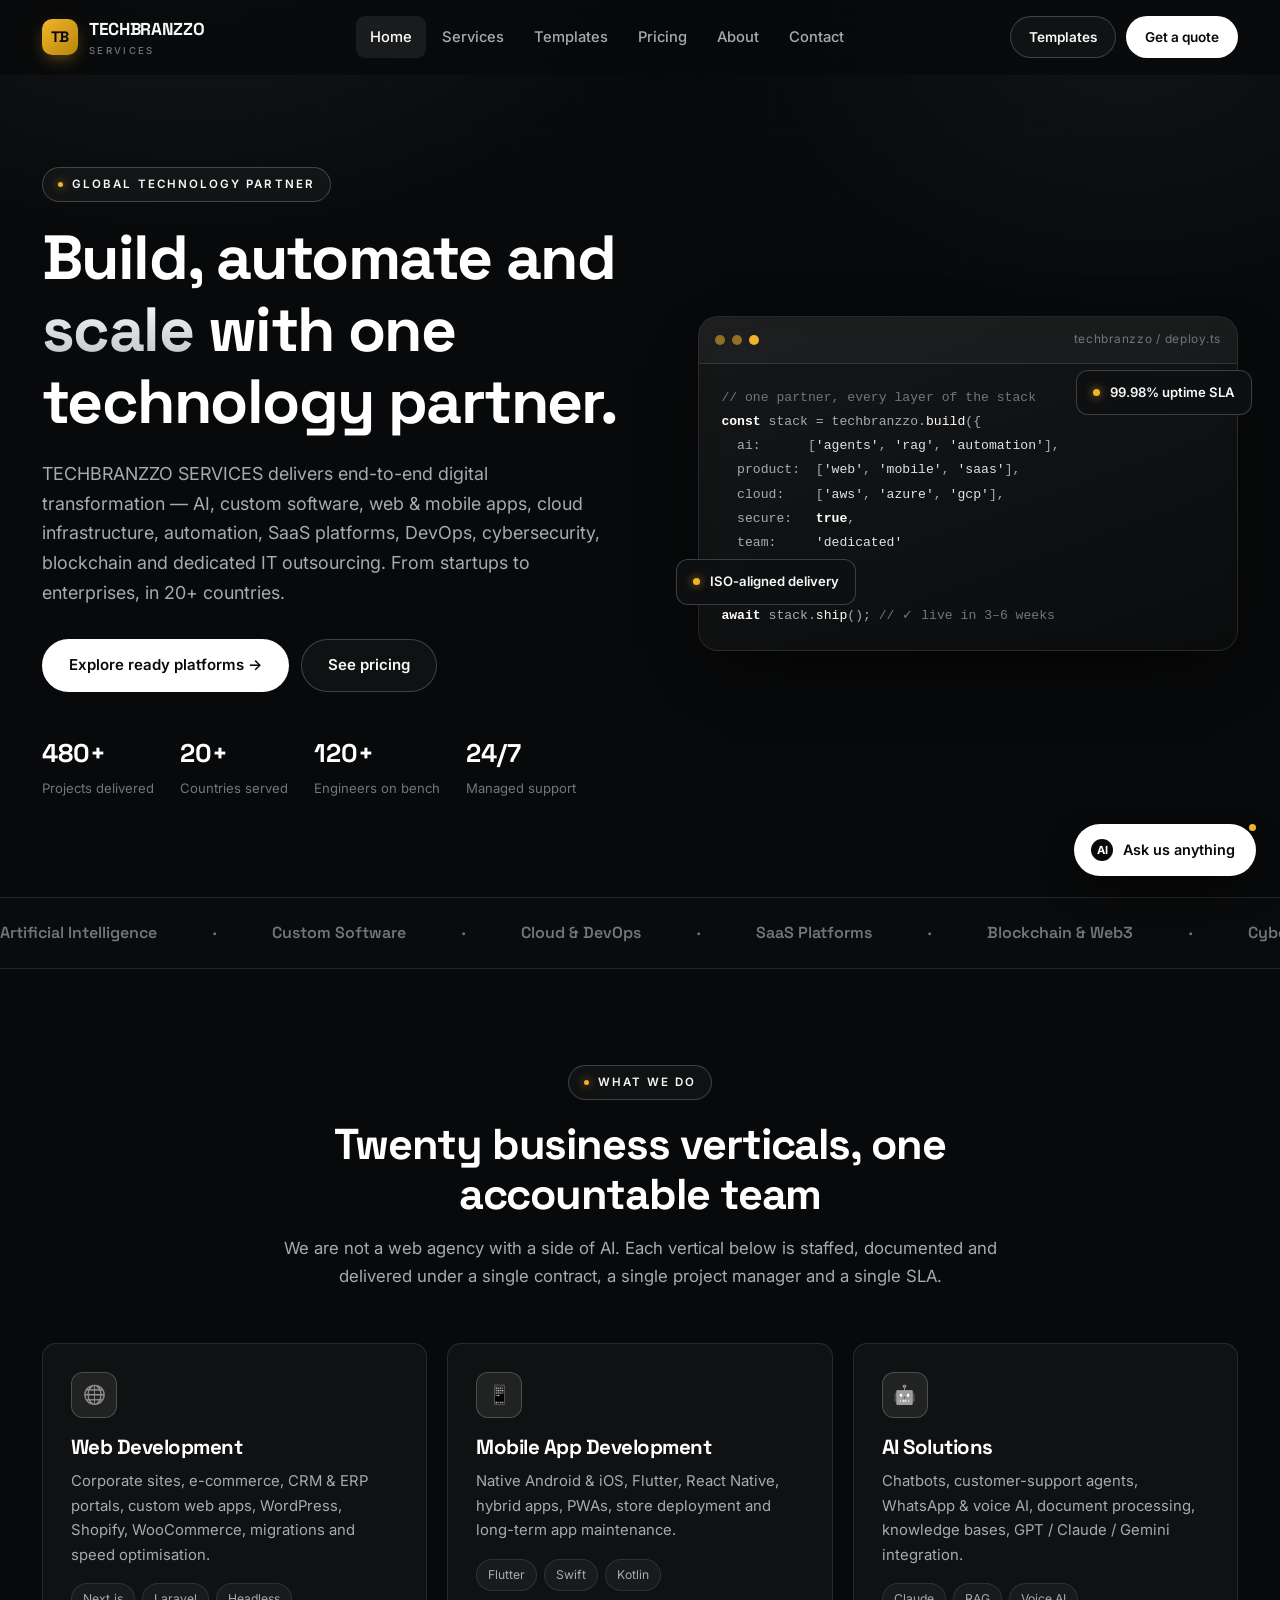
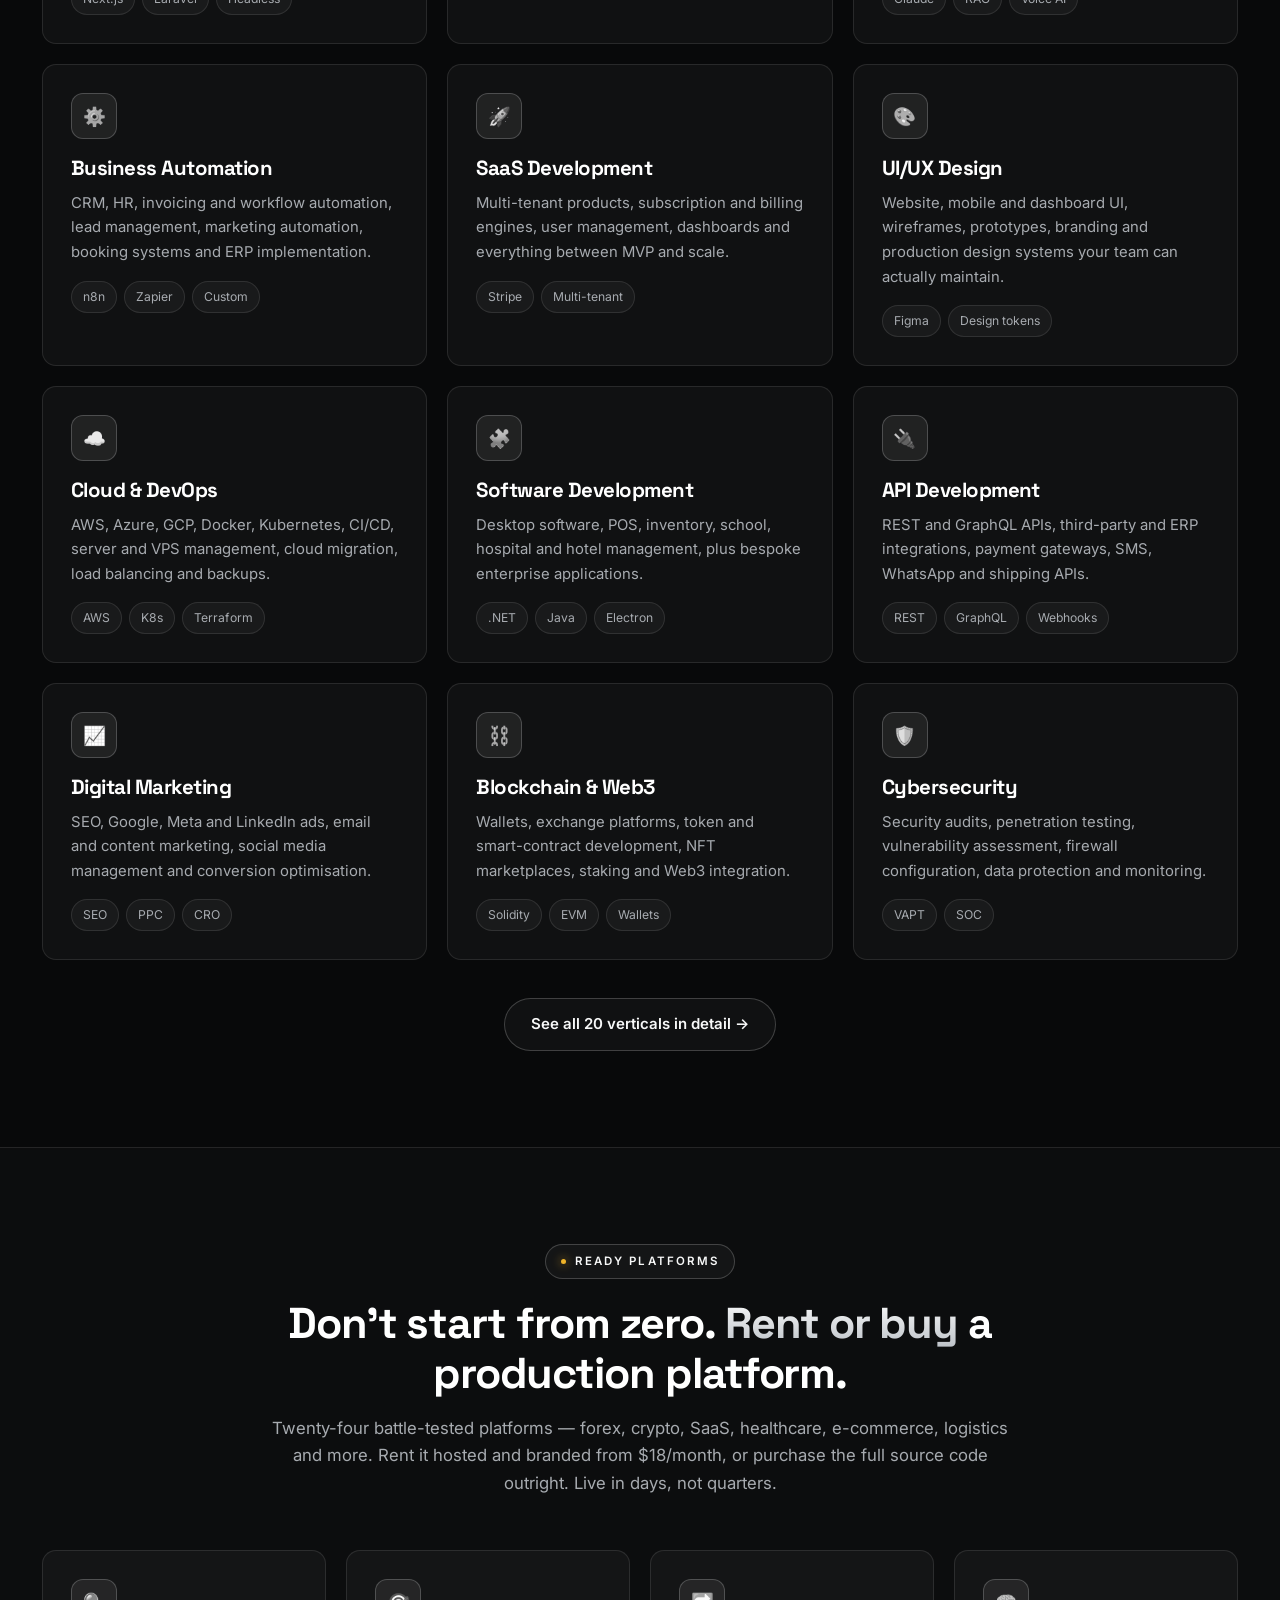
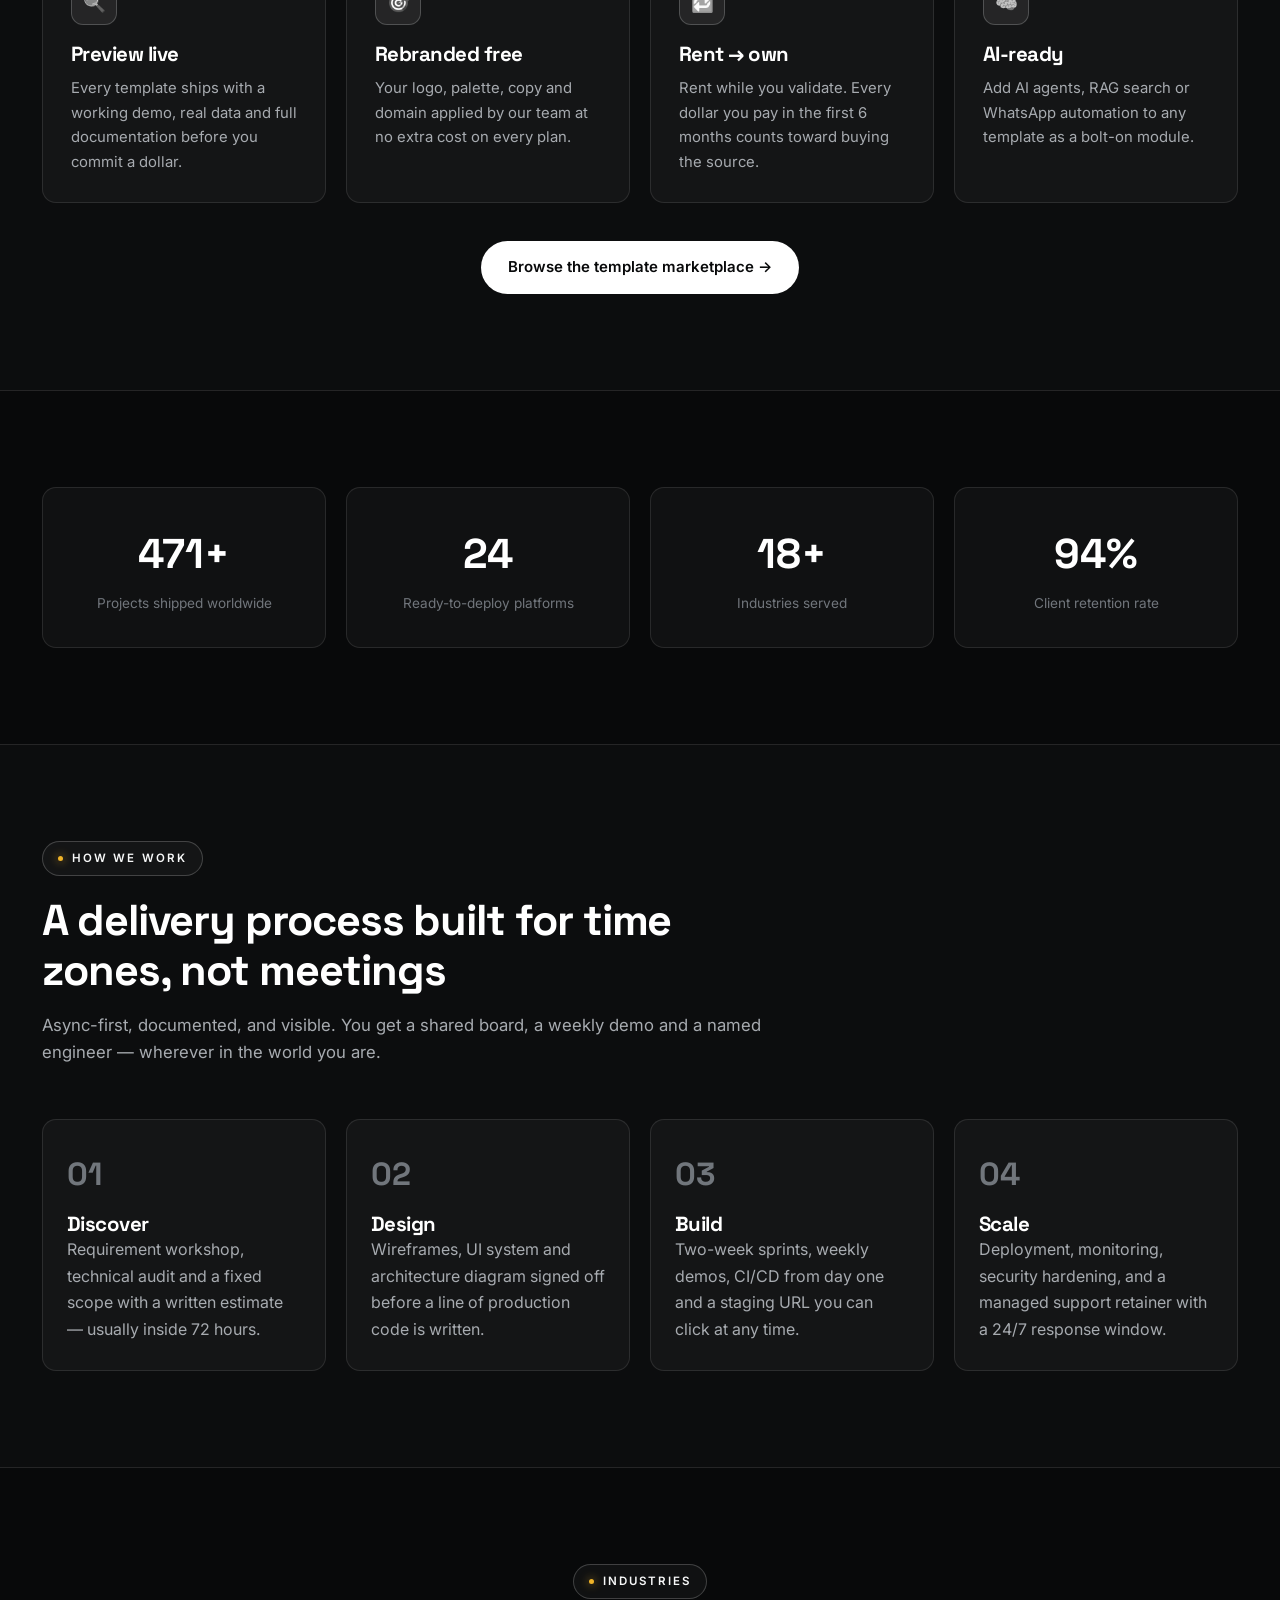
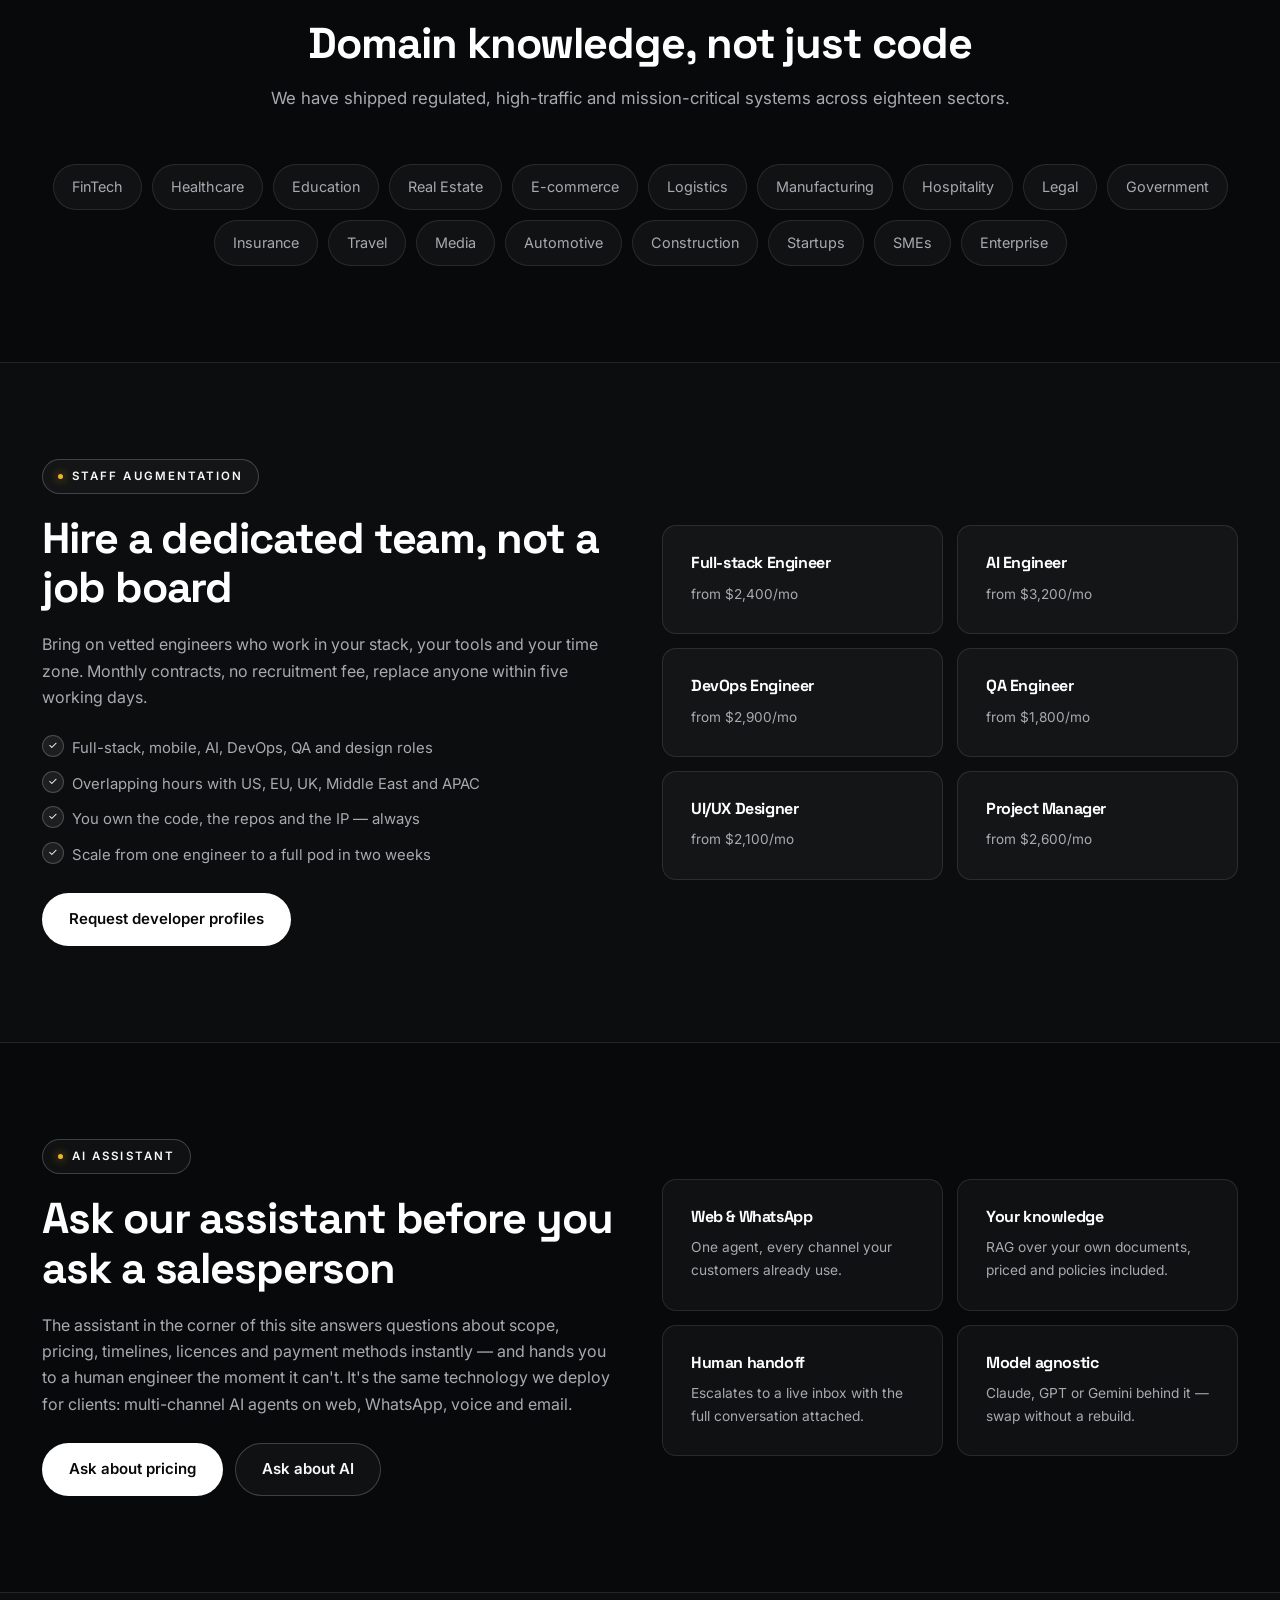
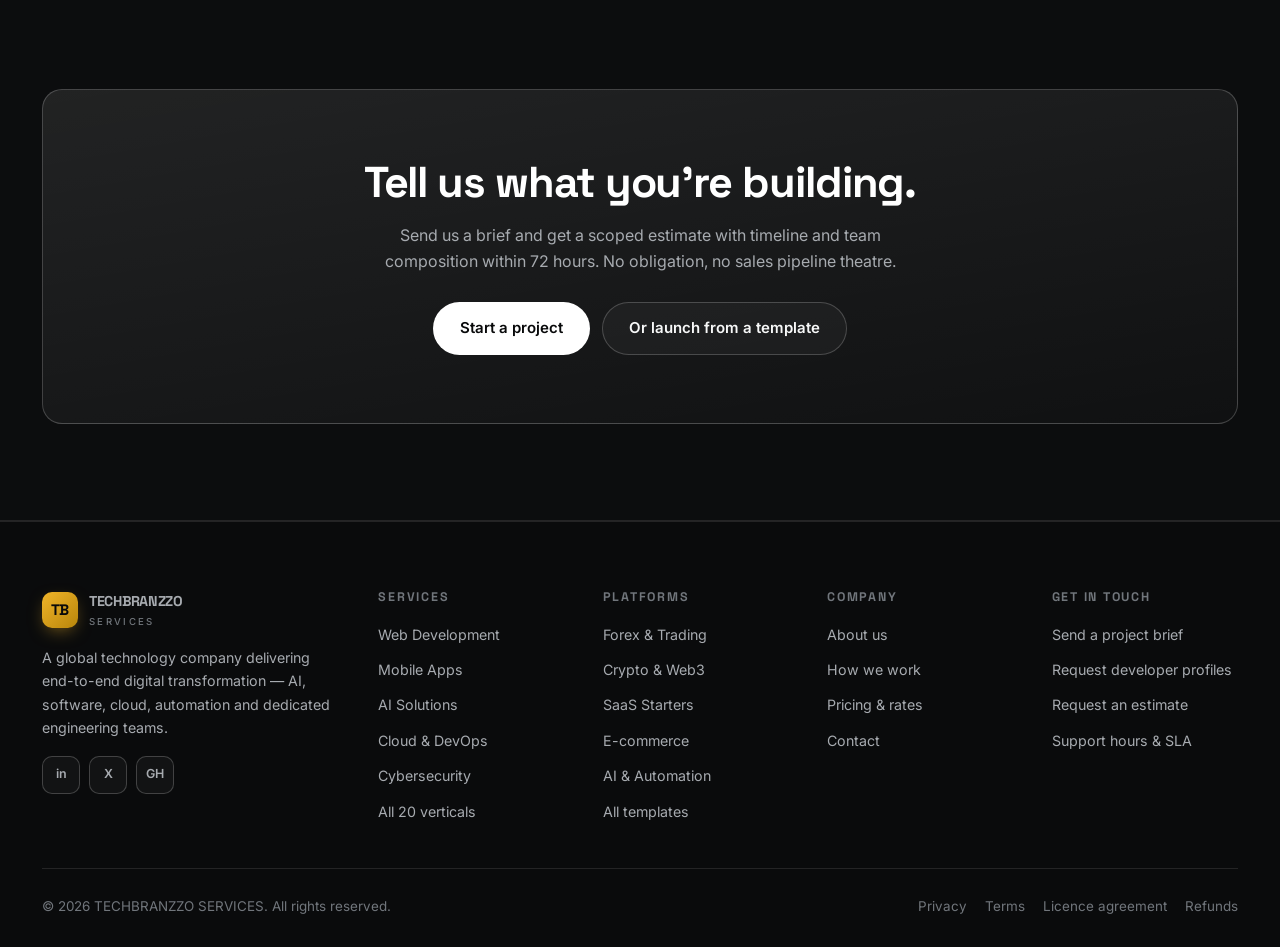
<file: index.html>
<!DOCTYPE html>
<html lang="en">
<head>
<meta charset="UTF-8">
<meta name="viewport" content="width=device-width, initial-scale=1">
<title>TECHBRANZZO SERVICES — Global Technology & Digital Transformation Partner</title>
<meta name="description" content="TECHBRANZZO SERVICES is a global technology company delivering AI, custom software, web and mobile apps, cloud, automation, SaaS, DevOps, cybersecurity, blockchain and dedicated IT outsourcing. Rent or buy production-ready platforms.">
<link rel="preconnect" href="https://fonts.googleapis.com">
<link rel="preconnect" href="https://fonts.gstatic.com" crossorigin>
<link href="https://fonts.googleapis.com/css2?family=Inter:wght@400;500;600;700&family=Space+Grotesk:wght@500;600;700&display=swap" rel="stylesheet">
<link rel="stylesheet" href="assets/css/style.css?v=4">
<link rel="icon" href="data:image/svg+xml,<svg xmlns='http://www.w3.org/2000/svg' viewBox='0 0 100 100'><defs><linearGradient id='g' x1='0' y1='0' x2='1' y2='1'><stop offset='0' stop-color='%23f0b429'/><stop offset='1' stop-color='%23b8860b'/></linearGradient></defs><rect width='100' height='100' rx='22' fill='url(%23g)'/><text y='68' x='50' text-anchor='middle' font-size='52' font-family='sans-serif' font-weight='bold' fill='%23000000'>TB</text></svg>">
<link rel="canonical" href="https://techbranzzoservices.com/">
<meta name="robots" content="index, follow, max-image-preview:large">
<meta name="theme-color" content="#08090a">
<meta name="author" content="TECHBRANZZO SERVICES">
<!-- Open Graph -->
<meta property="og:type" content="website">
<meta property="og:site_name" content="TECHBRANZZO SERVICES">
<meta property="og:title" content="TECHBRANZZO SERVICES — Global Technology &amp; Digital Transformation Partner">
<meta property="og:description" content="TECHBRANZZO SERVICES is a global technology company delivering AI, custom software, web and mobile apps, cloud, automation, SaaS, DevOps, cybersecurity, blockchain and dedicated IT outsourcing. Rent or buy production-ready platforms.">
<meta property="og:url" content="https://techbranzzoservices.com/">
<meta property="og:image" content="https://techbranzzoservices.com/assets/img/og-image.png">
<meta property="og:image:width" content="1200">
<meta property="og:image:height" content="630">
<meta property="og:image:alt" content="TECHBRANZZO SERVICES — global technology partner">
<meta property="og:locale" content="en_US">
<!-- Twitter -->
<meta name="twitter:card" content="summary_large_image">
<meta name="twitter:title" content="TECHBRANZZO SERVICES — Global Technology &amp; Digital Transformation Partner">
<meta name="twitter:description" content="TECHBRANZZO SERVICES is a global technology company delivering AI, custom software, web and mobile apps, cloud, automation, SaaS, DevOps, cybersecurity, blockchain and dedicated IT outsourcing. Rent or buy production-ready platforms.">
<meta name="twitter:image" content="https://techbranzzoservices.com/assets/img/og-image.png">
<script type="application/ld+json">
{
  "@context": "https://schema.org",
  "@type": "Organization",
  "name": "TECHBRANZZO SERVICES",
  "alternateName": "TECHBRANZZO",
  "url": "https://techbranzzoservices.com/",
  "logo": "https://techbranzzoservices.com/assets/img/logo.png",
  "image": "https://techbranzzoservices.com/assets/img/og-image.png",
  "description": "Global technology company delivering end-to-end digital transformation — AI, custom software, web and mobile apps, cloud, automation, SaaS, DevOps, cybersecurity, blockchain and dedicated IT outsourcing.",
  "areaServed": "Worldwide",
  "knowsAbout": ["Web Development","Mobile App Development","Artificial Intelligence","AI Chatbots","Business Automation","SaaS Development","UI/UX Design","Cloud Computing","DevOps","Custom Software Development","API Development","Digital Marketing","SEO","Blockchain","Web3","Cybersecurity","Data Analytics","IT Outsourcing","Quality Assurance","E-commerce Development","Staff Augmentation","Product Development"],
  "sameAs": [
    "https://www.linkedin.com/company/techbranzzo",
    "https://x.com/techbranzzo",
    "https://github.com/techbranzzo"
  ],
  "contactPoint": {
    "@type": "ContactPoint",
    "contactType": "sales",
    "url": "https://techbranzzoservices.com/contact.html",
    "availableLanguage": ["English"]
  }
}
</script>
<script type="application/ld+json">
{
  "@context": "https://schema.org",
  "@type": "WebSite",
  "name": "TECHBRANZZO SERVICES",
  "url": "https://techbranzzoservices.com/"
}
</script>
</head>
<body>

<div id="site-header"></div>

<!-- ============ HERO ============ -->
<section class="hero">
  <div class="wrap hero-grid">
    <div>
      <span class="eyebrow">Global technology partner</span>
      <h1>Build, automate and <span class="grad-text">scale</span> with one technology partner.</h1>
      <p class="hero-lead">TECHBRANZZO SERVICES delivers end-to-end digital transformation — AI, custom software, web &amp; mobile apps, cloud infrastructure, automation, SaaS platforms, DevOps, cybersecurity, blockchain and dedicated IT outsourcing. From startups to enterprises, in 20+ countries.</p>
      <div class="hero-actions">
        <a class="btn btn-primary" href="templates.html">Explore ready platforms →</a>
        <a class="btn btn-ghost" href="pricing.html">See pricing</a>
      </div>
      <div class="hero-trust">
        <div><strong data-count="480" data-suffix="+">0</strong><span>Projects delivered</span></div>
        <div><strong data-count="20" data-suffix="+">0</strong><span>Countries served</span></div>
        <div><strong data-count="120" data-suffix="+">0</strong><span>Engineers on bench</span></div>
        <div><strong>24/7</strong><span>Managed support</span></div>
      </div>
    </div>

    <div style="position:relative">
      <div class="panel">
        <div class="panel-bar"><i class="dot r"></i><i class="dot y"></i><i class="dot g"></i><small>techbranzzo / deploy.ts</small></div>
        <div class="panel-body">
<span class="c">// one partner, every layer of the stack</span><br>
<span class="k">const</span> stack = techbranzzo.<span class="f">build</span>({<br>
&nbsp;&nbsp;ai:&nbsp;&nbsp;&nbsp;&nbsp;&nbsp;&nbsp;[<span class="s">'agents'</span>, <span class="s">'rag'</span>, <span class="s">'automation'</span>],<br>
&nbsp;&nbsp;product:&nbsp;&nbsp;[<span class="s">'web'</span>, <span class="s">'mobile'</span>, <span class="s">'saas'</span>],<br>
&nbsp;&nbsp;cloud:&nbsp;&nbsp;&nbsp;&nbsp;[<span class="s">'aws'</span>, <span class="s">'azure'</span>, <span class="s">'gcp'</span>],<br>
&nbsp;&nbsp;secure:&nbsp;&nbsp;&nbsp;<span class="k">true</span>,<br>
&nbsp;&nbsp;team:&nbsp;&nbsp;&nbsp;&nbsp;&nbsp;<span class="s">'dedicated'</span><br>
});<br><br>
<span class="k">await</span> stack.<span class="f">ship</span>(); <span class="c">// ✓ live in 3–6 weeks</span>
        </div>
      </div>
      <div class="float-badge fb-1"><i></i> 99.98% uptime SLA</div>
      <div class="float-badge fb-2"><i></i> ISO-aligned delivery</div>
    </div>
  </div>
</section>

<!-- ============ MARQUEE ============ -->
<div class="marquee">
  <div class="marquee-track">
    <span>Artificial Intelligence</span><span>·</span><span>Custom Software</span><span>·</span><span>Cloud &amp; DevOps</span><span>·</span><span>SaaS Platforms</span><span>·</span><span>Blockchain &amp; Web3</span><span>·</span><span>Cybersecurity</span><span>·</span><span>Mobile Apps</span><span>·</span><span>IT Outsourcing</span><span>·</span>
    <span>Artificial Intelligence</span><span>·</span><span>Custom Software</span><span>·</span><span>Cloud &amp; DevOps</span><span>·</span><span>SaaS Platforms</span><span>·</span><span>Blockchain &amp; Web3</span><span>·</span><span>Cybersecurity</span><span>·</span><span>Mobile Apps</span><span>·</span><span>IT Outsourcing</span><span>·</span>
  </div>
</div>

<!-- ============ VERTICALS ============ -->
<section>
  <div class="wrap">
    <div class="sec-head center rv">
      <span class="eyebrow">What we do</span>
      <h2>Twenty business verticals, one accountable team</h2>
      <p>We are not a web agency with a side of AI. Each vertical below is staffed, documented and delivered under a single contract, a single project manager and a single SLA.</p>
    </div>

    <div class="grid g-3">
      <article class="card rv"><div class="icon">🌐</div><h3>Web Development</h3><p>Corporate sites, e-commerce, CRM &amp; ERP portals, custom web apps, WordPress, Shopify, WooCommerce, migrations and speed optimisation.</p><div class="chips"><span class="chip">Next.js</span><span class="chip">Laravel</span><span class="chip">Headless</span></div></article>
      <article class="card rv"><div class="icon">📱</div><h3>Mobile App Development</h3><p>Native Android &amp; iOS, Flutter, React Native, hybrid apps, PWAs, store deployment and long-term app maintenance.</p><div class="chips"><span class="chip">Flutter</span><span class="chip">Swift</span><span class="chip">Kotlin</span></div></article>
      <article class="card rv"><div class="icon">🤖</div><h3>AI Solutions</h3><p>Chatbots, customer-support agents, WhatsApp &amp; voice AI, document processing, knowledge bases, GPT / Claude / Gemini integration.</p><div class="chips"><span class="chip">Claude</span><span class="chip">RAG</span><span class="chip">Voice AI</span></div></article>
      <article class="card rv"><div class="icon">⚙️</div><h3>Business Automation</h3><p>CRM, HR, invoicing and workflow automation, lead management, marketing automation, booking systems and ERP implementation.</p><div class="chips"><span class="chip">n8n</span><span class="chip">Zapier</span><span class="chip">Custom</span></div></article>
      <article class="card rv"><div class="icon">🚀</div><h3>SaaS Development</h3><p>Multi-tenant products, subscription and billing engines, user management, dashboards and everything between MVP and scale.</p><div class="chips"><span class="chip">Stripe</span><span class="chip">Multi-tenant</span></div></article>
      <article class="card rv"><div class="icon">🎨</div><h3>UI/UX Design</h3><p>Website, mobile and dashboard UI, wireframes, prototypes, branding and production design systems your team can actually maintain.</p><div class="chips"><span class="chip">Figma</span><span class="chip">Design tokens</span></div></article>
      <article class="card rv"><div class="icon">☁️</div><h3>Cloud &amp; DevOps</h3><p>AWS, Azure, GCP, Docker, Kubernetes, CI/CD, server and VPS management, cloud migration, load balancing and backups.</p><div class="chips"><span class="chip">AWS</span><span class="chip">K8s</span><span class="chip">Terraform</span></div></article>
      <article class="card rv"><div class="icon">🧩</div><h3>Software Development</h3><p>Desktop software, POS, inventory, school, hospital and hotel management, plus bespoke enterprise applications.</p><div class="chips"><span class="chip">.NET</span><span class="chip">Java</span><span class="chip">Electron</span></div></article>
      <article class="card rv"><div class="icon">🔌</div><h3>API Development</h3><p>REST and GraphQL APIs, third-party and ERP integrations, payment gateways, SMS, WhatsApp and shipping APIs.</p><div class="chips"><span class="chip">REST</span><span class="chip">GraphQL</span><span class="chip">Webhooks</span></div></article>
      <article class="card rv"><div class="icon">📈</div><h3>Digital Marketing</h3><p>SEO, Google, Meta and LinkedIn ads, email and content marketing, social media management and conversion optimisation.</p><div class="chips"><span class="chip">SEO</span><span class="chip">PPC</span><span class="chip">CRO</span></div></article>
      <article class="card rv"><div class="icon">⛓️</div><h3>Blockchain &amp; Web3</h3><p>Wallets, exchange platforms, token and smart-contract development, NFT marketplaces, staking and Web3 integration.</p><div class="chips"><span class="chip">Solidity</span><span class="chip">EVM</span><span class="chip">Wallets</span></div></article>
      <article class="card rv"><div class="icon">🛡️</div><h3>Cybersecurity</h3><p>Security audits, penetration testing, vulnerability assessment, firewall configuration, data protection and monitoring.</p><div class="chips"><span class="chip">VAPT</span><span class="chip">SOC</span></div></article>
    </div>

    <div style="text-align:center;margin-top:38px" class="rv">
      <a class="btn btn-ghost" href="services.html">See all 20 verticals in detail →</a>
    </div>
  </div>
</section>

<!-- ============ TEMPLATES TEASER ============ -->
<section class="section-alt">
  <div class="wrap">
    <div class="sec-head center rv">
      <span class="eyebrow">Ready platforms</span>
      <h2>Don't start from zero. <span class="grad-text">Rent or buy</span> a production platform.</h2>
      <p>Twenty-four battle-tested platforms — forex, crypto, SaaS, healthcare, e-commerce, logistics and more. Rent it hosted and branded from $18/month, or purchase the full source code outright. Live in days, not quarters.</p>
    </div>

    <div class="grid g-4">
      <div class="card rv"><div class="icon">🔍</div><h3>Preview live</h3><p>Every template ships with a working demo, real data and full documentation before you commit a dollar.</p></div>
      <div class="card rv"><div class="icon">🎯</div><h3>Rebranded free</h3><p>Your logo, palette, copy and domain applied by our team at no extra cost on every plan.</p></div>
      <div class="card rv"><div class="icon">🔁</div><h3>Rent → own</h3><p>Rent while you validate. Every dollar you pay in the first 6 months counts toward buying the source.</p></div>
      <div class="card rv"><div class="icon">🧠</div><h3>AI-ready</h3><p>Add AI agents, RAG search or WhatsApp automation to any template as a bolt-on module.</p></div>
    </div>

    <div style="text-align:center;margin-top:38px" class="rv">
      <a class="btn btn-primary" href="templates.html">Browse the template marketplace →</a>
    </div>
  </div>
</section>

<!-- ============ STATS ============ -->
<section>
  <div class="wrap">
    <div class="stats">
      <div class="stat rv"><strong data-count="480" data-suffix="+">0</strong><span>Projects shipped worldwide</span></div>
      <div class="stat rv"><strong data-count="24" data-suffix="">0</strong><span>Ready-to-deploy platforms</span></div>
      <div class="stat rv"><strong data-count="18" data-suffix="+">0</strong><span>Industries served</span></div>
      <div class="stat rv"><strong data-count="96" data-suffix="%">0</strong><span>Client retention rate</span></div>
    </div>
  </div>
</section>

<!-- ============ PROCESS ============ -->
<section class="section-alt">
  <div class="wrap">
    <div class="sec-head rv">
      <span class="eyebrow">How we work</span>
      <h2>A delivery process built for time zones, not meetings</h2>
      <p>Async-first, documented, and visible. You get a shared board, a weekly demo and a named engineer — wherever in the world you are.</p>
    </div>
    <div class="steps">
      <div class="step rv"><h3>Discover</h3><p>Requirement workshop, technical audit and a fixed scope with a written estimate — usually inside 72 hours.</p></div>
      <div class="step rv"><h3>Design</h3><p>Wireframes, UI system and architecture diagram signed off before a line of production code is written.</p></div>
      <div class="step rv"><h3>Build</h3><p>Two-week sprints, weekly demos, CI/CD from day one and a staging URL you can click at any time.</p></div>
      <div class="step rv"><h3>Scale</h3><p>Deployment, monitoring, security hardening, and a managed support retainer with a 24/7 response window.</p></div>
    </div>
  </div>
</section>

<!-- ============ INDUSTRIES ============ -->
<section>
  <div class="wrap">
    <div class="sec-head center rv">
      <span class="eyebrow">Industries</span>
      <h2>Domain knowledge, not just code</h2>
      <p>We have shipped regulated, high-traffic and mission-critical systems across eighteen sectors.</p>
    </div>
    <div class="chips rv" style="justify-content:center;gap:10px">
      <span class="chip" style="padding:10px 18px;font-size:.9rem">FinTech</span>
      <span class="chip" style="padding:10px 18px;font-size:.9rem">Healthcare</span>
      <span class="chip" style="padding:10px 18px;font-size:.9rem">Education</span>
      <span class="chip" style="padding:10px 18px;font-size:.9rem">Real Estate</span>
      <span class="chip" style="padding:10px 18px;font-size:.9rem">E-commerce</span>
      <span class="chip" style="padding:10px 18px;font-size:.9rem">Logistics</span>
      <span class="chip" style="padding:10px 18px;font-size:.9rem">Manufacturing</span>
      <span class="chip" style="padding:10px 18px;font-size:.9rem">Hospitality</span>
      <span class="chip" style="padding:10px 18px;font-size:.9rem">Legal</span>
      <span class="chip" style="padding:10px 18px;font-size:.9rem">Government</span>
      <span class="chip" style="padding:10px 18px;font-size:.9rem">Insurance</span>
      <span class="chip" style="padding:10px 18px;font-size:.9rem">Travel</span>
      <span class="chip" style="padding:10px 18px;font-size:.9rem">Media</span>
      <span class="chip" style="padding:10px 18px;font-size:.9rem">Automotive</span>
      <span class="chip" style="padding:10px 18px;font-size:.9rem">Construction</span>
      <span class="chip" style="padding:10px 18px;font-size:.9rem">Startups</span>
      <span class="chip" style="padding:10px 18px;font-size:.9rem">SMEs</span>
      <span class="chip" style="padding:10px 18px;font-size:.9rem">Enterprise</span>
    </div>
  </div>
</section>

<!-- ============ OUTSOURCING ============ -->
<section class="section-alt">
  <div class="wrap">
    <div class="grid g-2" style="gap:44px;align-items:center">
      <div class="rv">
        <span class="eyebrow">Staff augmentation</span>
        <h2>Hire a dedicated team, not a job board</h2>
        <p style="margin:18px 0 26px">Bring on vetted engineers who work in your stack, your tools and your time zone. Monthly contracts, no recruitment fee, replace anyone within five working days.</p>
        <ul class="feat-list">
          <li>Full-stack, mobile, AI, DevOps, QA and design roles</li>
          <li>Overlapping hours with US, EU, UK, Middle East and APAC</li>
          <li>You own the code, the repos and the IP — always</li>
          <li>Scale from one engineer to a full pod in two weeks</li>
        </ul>
        <a class="btn btn-primary" style="margin-top:26px" href="contact.html">Request developer profiles</a>
      </div>
      <div class="grid g-2 rv" style="gap:14px">
        <div class="card"><h3 style="font-size:1rem">Full-stack Engineer</h3><p style="font-size:.85rem">from $2,400/mo</p></div>
        <div class="card"><h3 style="font-size:1rem">AI Engineer</h3><p style="font-size:.85rem">from $3,200/mo</p></div>
        <div class="card"><h3 style="font-size:1rem">DevOps Engineer</h3><p style="font-size:.85rem">from $2,900/mo</p></div>
        <div class="card"><h3 style="font-size:1rem">QA Engineer</h3><p style="font-size:.85rem">from $1,800/mo</p></div>
        <div class="card"><h3 style="font-size:1rem">UI/UX Designer</h3><p style="font-size:.85rem">from $2,100/mo</p></div>
        <div class="card"><h3 style="font-size:1rem">Project Manager</h3><p style="font-size:.85rem">from $2,600/mo</p></div>
      </div>
    </div>
  </div>
</section>

<!-- ============ AI ASSISTANT ============ -->
<section>
  <div class="wrap">
    <div class="grid g-2" style="gap:44px;align-items:center">
      <div class="rv">
        <span class="eyebrow">AI assistant</span>
        <h2>Ask our assistant before you ask a salesperson</h2>
        <p style="margin:18px 0 26px">The assistant in the corner of this site answers questions about scope, pricing, timelines, licences and payment methods instantly — and hands you to a human engineer the moment it can't. It's the same technology we deploy for clients: multi-channel AI agents on web, WhatsApp, voice and email.</p>
        <div class="cta-actions" style="justify-content:flex-start">
          <button class="btn btn-primary" data-ask="How much does it cost?">Ask about pricing</button>
          <button class="btn btn-ghost" data-ask="AI solutions">Ask about AI</button>
        </div>
      </div>
      <div class="grid g-2 rv" style="gap:14px">
        <div class="card"><h3 style="font-size:1rem">Web &amp; WhatsApp</h3><p style="font-size:.86rem">One agent, every channel your customers already use.</p></div>
        <div class="card"><h3 style="font-size:1rem">Your knowledge</h3><p style="font-size:.86rem">RAG over your own documents, priced and policies included.</p></div>
        <div class="card"><h3 style="font-size:1rem">Human handoff</h3><p style="font-size:.86rem">Escalates to a live inbox with the full conversation attached.</p></div>
        <div class="card"><h3 style="font-size:1rem">Model agnostic</h3><p style="font-size:.86rem">Claude, GPT or Gemini behind it — swap without a rebuild.</p></div>
      </div>
    </div>
  </div>
</section>

<!-- ============ CTA ============ -->
<section class="section-alt">
  <div class="wrap">
    <div class="cta-box rv">
      <h2>Tell us what you're building.</h2>
      <p>Send us a brief and get a scoped estimate with timeline and team composition within 72 hours. No obligation, no sales pipeline theatre.</p>
      <div class="cta-actions">
        <a class="btn btn-primary" href="contact.html">Start a project</a>
        <a class="btn btn-ghost" href="templates.html">Or launch from a template</a>
      </div>
    </div>
  </div>
</section>

<div id="site-footer"></div>

<script src="assets/js/data.js?v=4"></script>
<script src="assets/js/main.js?v=4"></script>
</body>
</html>
</file>
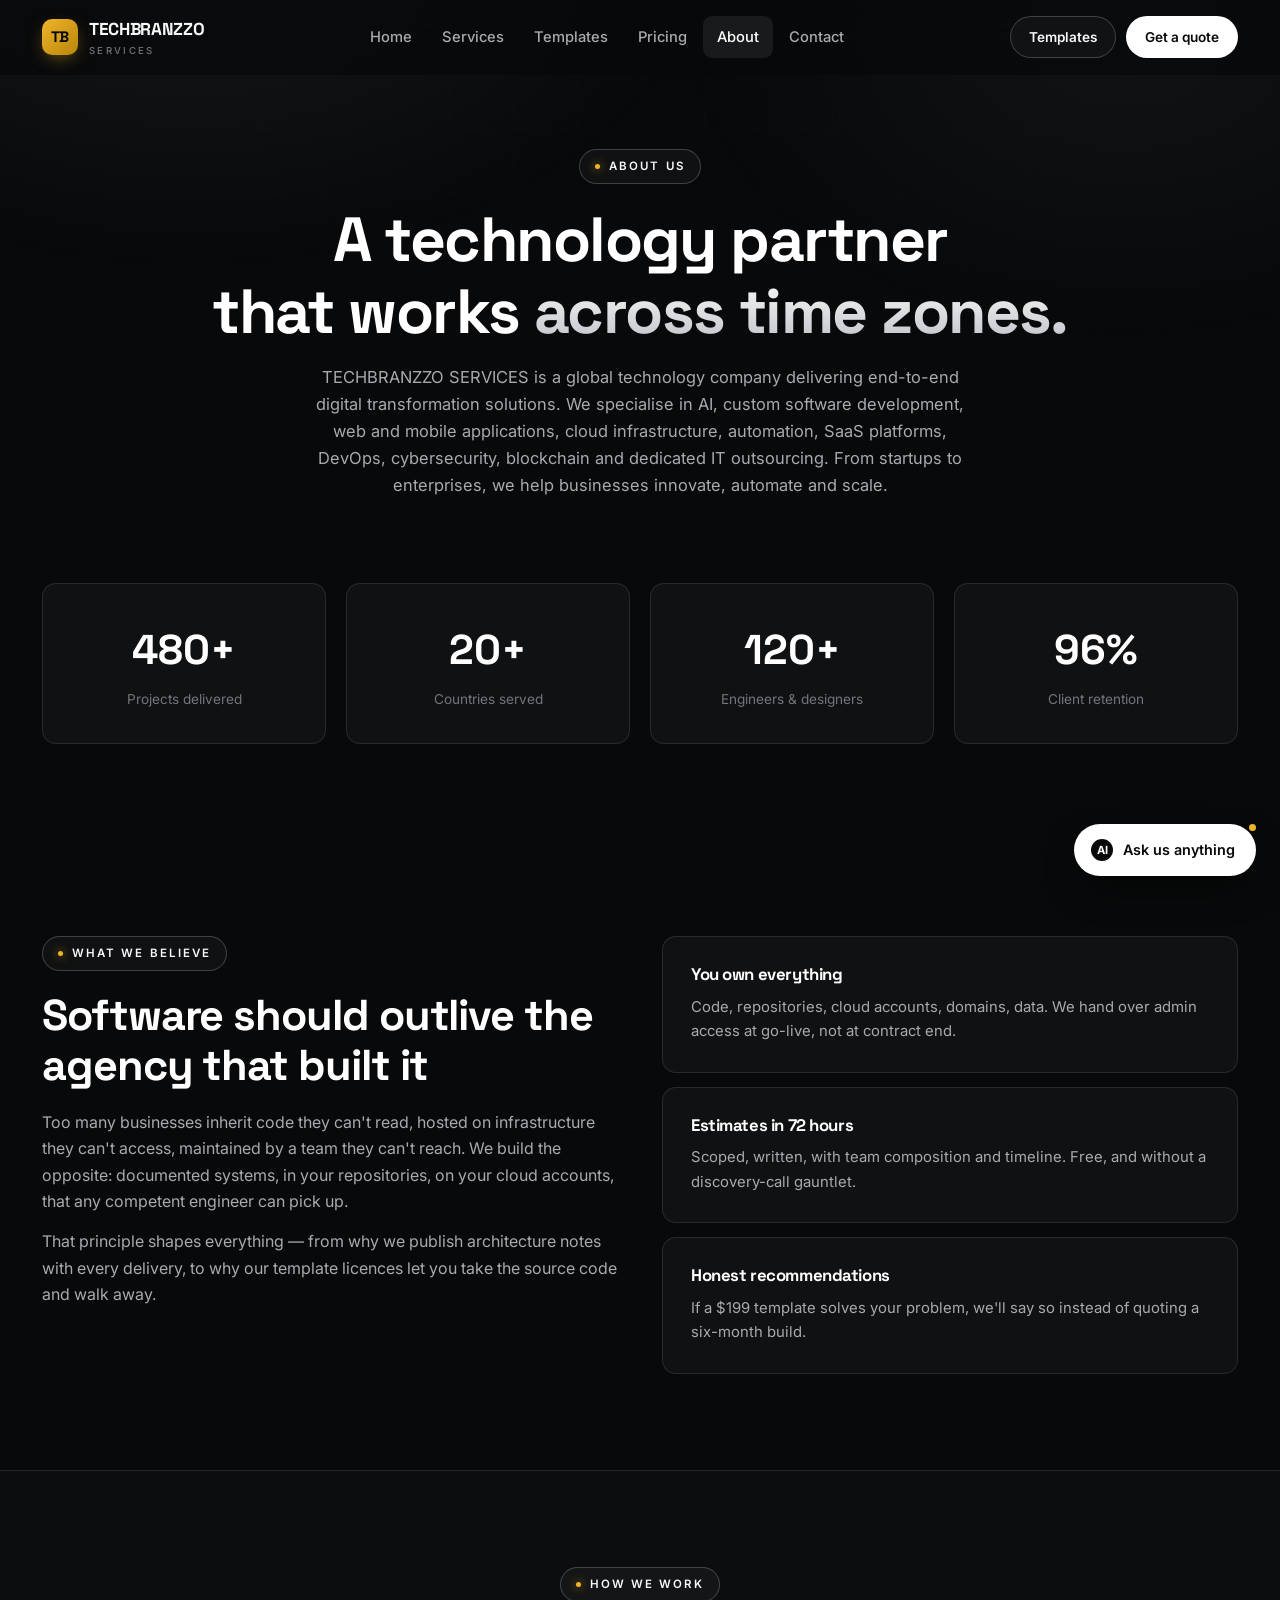
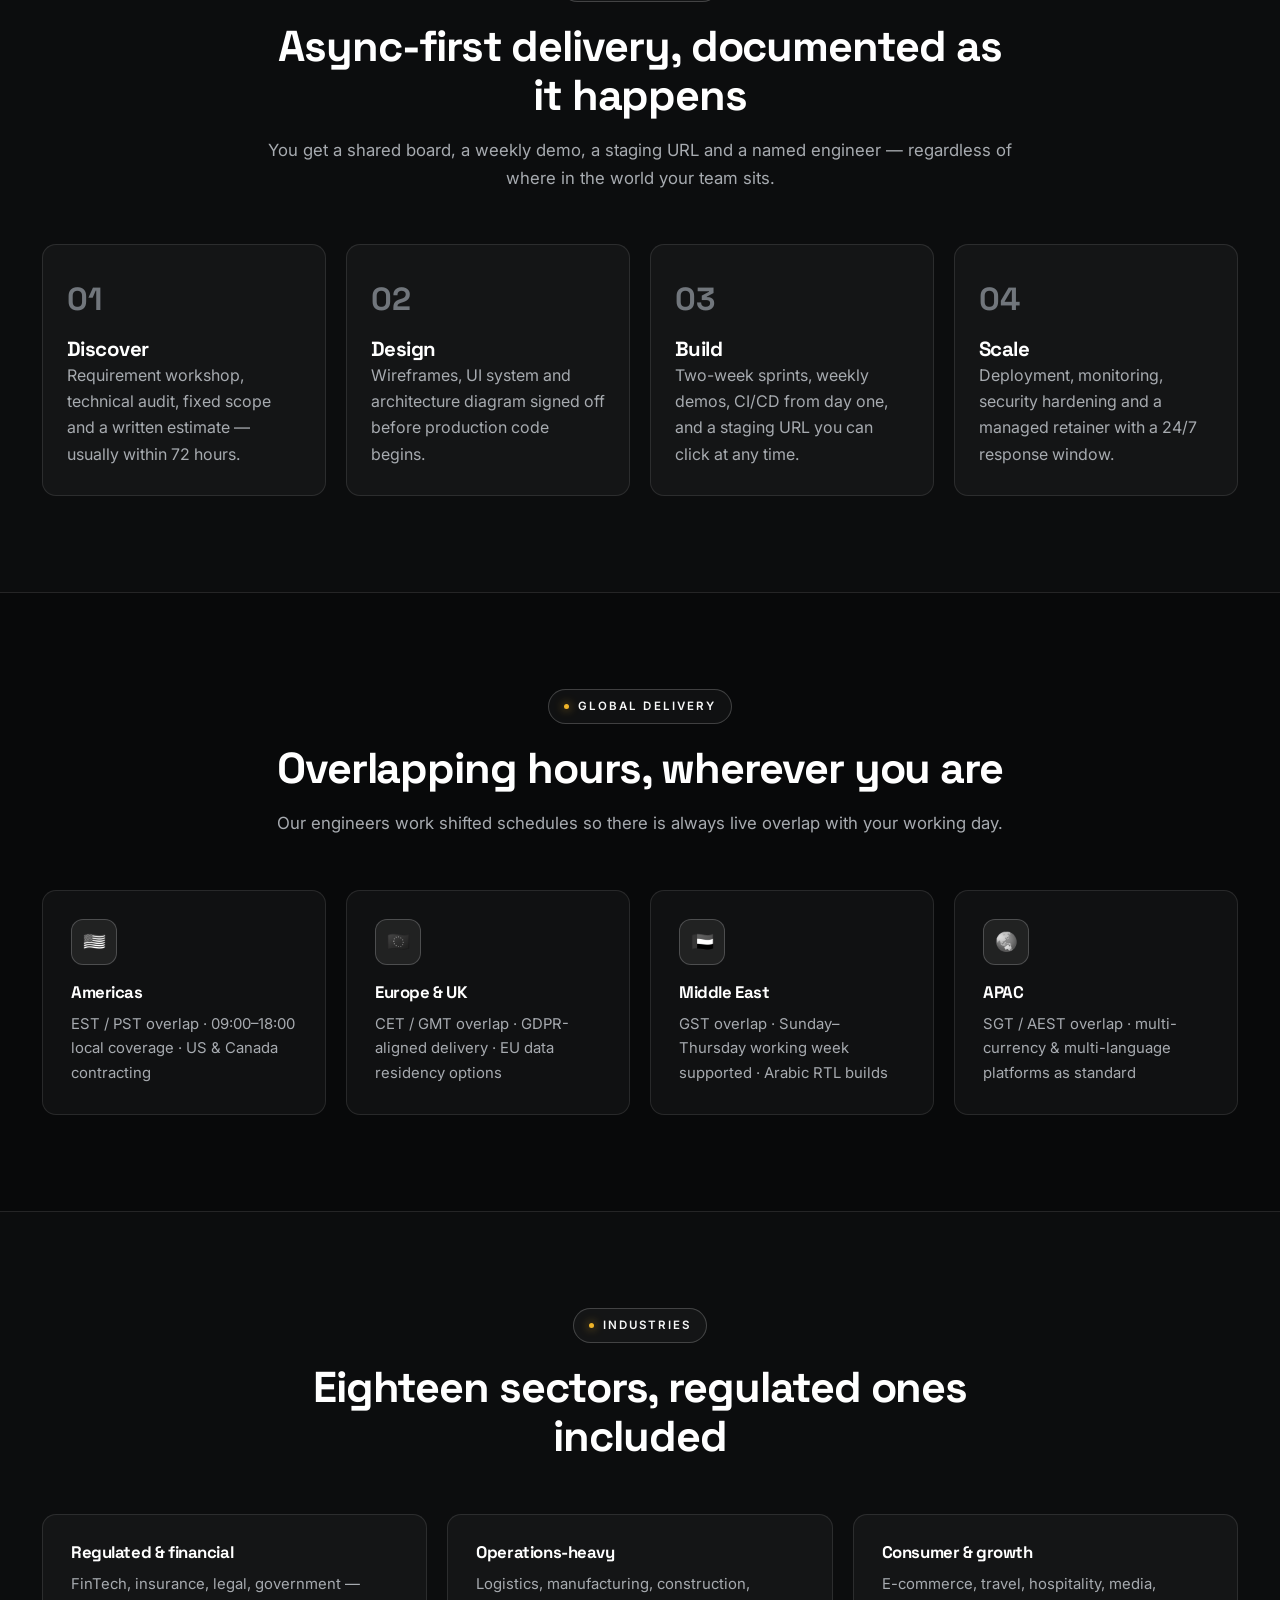
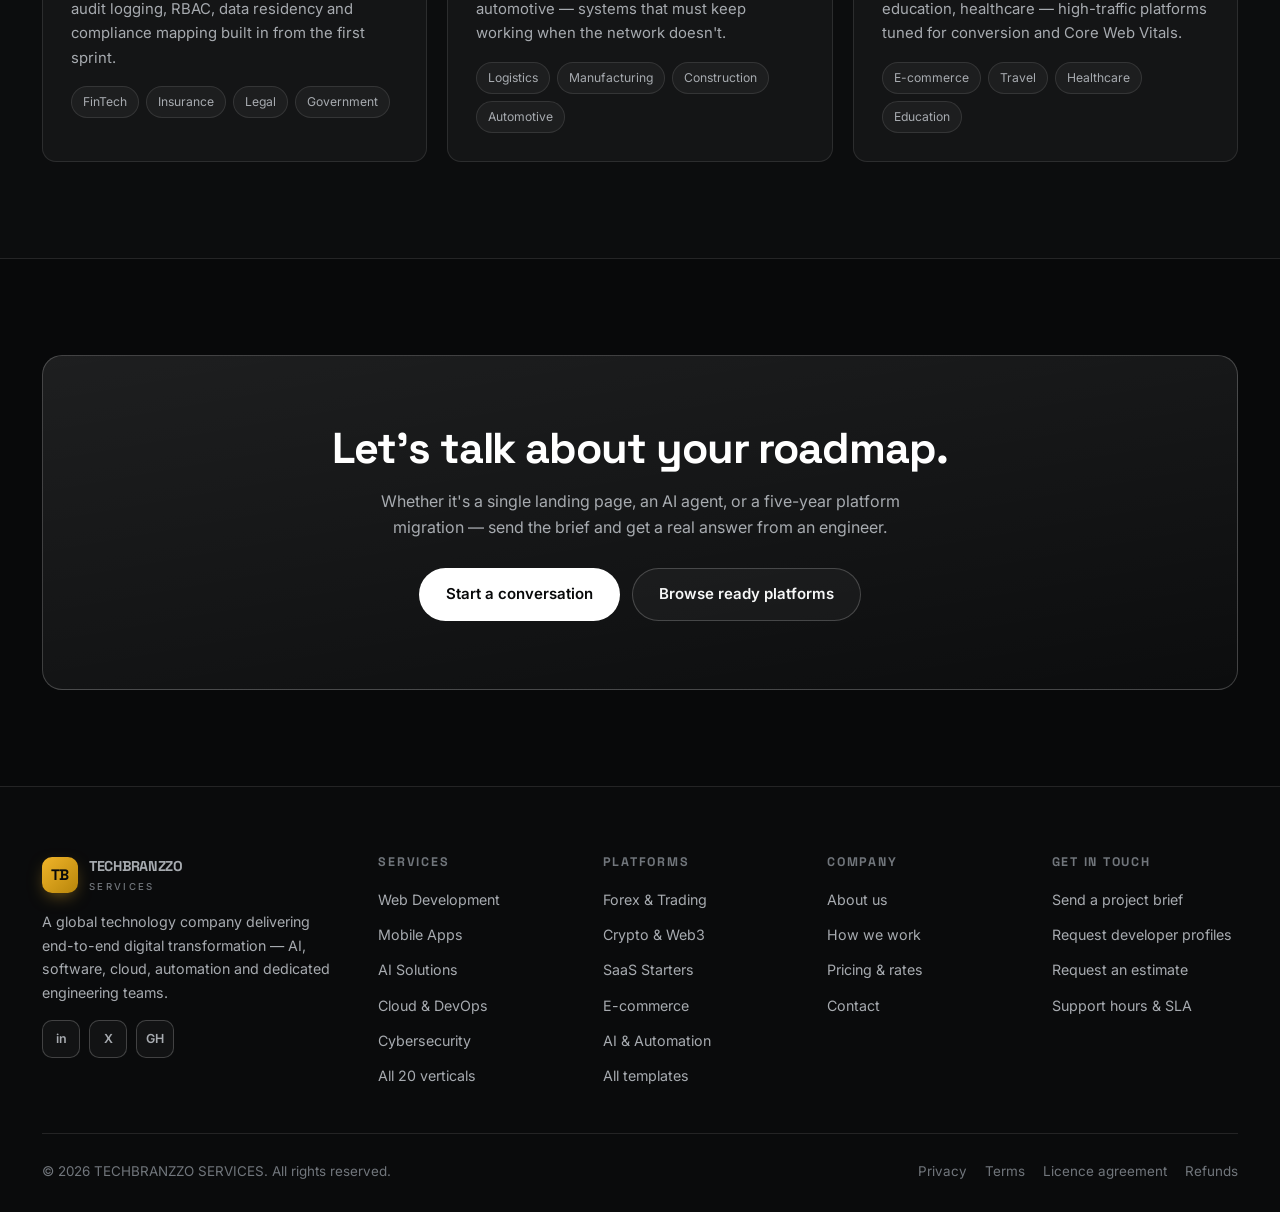
<file: about.html>
<!DOCTYPE html>
<html lang="en">
<head>
<meta charset="UTF-8">
<meta name="viewport" content="width=device-width, initial-scale=1">
<title>About — TECHBRANZZO SERVICES | Global Technology Company</title>
<meta name="description" content="TECHBRANZZO SERVICES is a global technology company delivering AI, custom software, cloud, automation and dedicated engineering teams to startups, SMEs and enterprises across 20+ countries.">
<link rel="preconnect" href="https://fonts.googleapis.com">
<link rel="preconnect" href="https://fonts.gstatic.com" crossorigin>
<link href="https://fonts.googleapis.com/css2?family=Inter:wght@400;500;600;700&family=Space+Grotesk:wght@500;600;700&display=swap" rel="stylesheet">
<link rel="stylesheet" href="assets/css/style.css?v=4">
<link rel="icon" href="data:image/svg+xml,<svg xmlns='http://www.w3.org/2000/svg' viewBox='0 0 100 100'><defs><linearGradient id='g' x1='0' y1='0' x2='1' y2='1'><stop offset='0' stop-color='%23f0b429'/><stop offset='1' stop-color='%23b8860b'/></linearGradient></defs><rect width='100' height='100' rx='22' fill='url(%23g)'/><text y='68' x='50' text-anchor='middle' font-size='52' font-family='sans-serif' font-weight='bold' fill='%23000000'>TB</text></svg>">
<link rel="canonical" href="https://techbranzzoservices.com/about.html">
<meta name="robots" content="index, follow, max-image-preview:large">
<meta name="theme-color" content="#08090a">
<meta name="author" content="TECHBRANZZO SERVICES">
<!-- Open Graph -->
<meta property="og:type" content="website">
<meta property="og:site_name" content="TECHBRANZZO SERVICES">
<meta property="og:title" content="About — TECHBRANZZO SERVICES | Global Technology Company">
<meta property="og:description" content="TECHBRANZZO SERVICES is a global technology company delivering AI, custom software, cloud, automation and dedicated engineering teams to startups, SMEs and enterprises across 20+ countries.">
<meta property="og:url" content="https://techbranzzoservices.com/about.html">
<meta property="og:image" content="https://techbranzzoservices.com/assets/img/og-image.png">
<meta property="og:image:width" content="1200">
<meta property="og:image:height" content="630">
<meta property="og:image:alt" content="TECHBRANZZO SERVICES — global technology partner">
<meta property="og:locale" content="en_US">
<!-- Twitter -->
<meta name="twitter:card" content="summary_large_image">
<meta name="twitter:title" content="About — TECHBRANZZO SERVICES | Global Technology Company">
<meta name="twitter:description" content="TECHBRANZZO SERVICES is a global technology company delivering AI, custom software, cloud, automation and dedicated engineering teams to startups, SMEs and enterprises across 20+ countries.">
<meta name="twitter:image" content="https://techbranzzoservices.com/assets/img/og-image.png">
</head>
<body>

<div id="site-header"></div>

<section class="page-hero">
  <div class="wrap">
    <span class="eyebrow">About us</span>
    <h1>A technology partner<br>that works <span class="grad-text">across time zones.</span></h1>
    <p>TECHBRANZZO SERVICES is a global technology company delivering end-to-end digital transformation solutions. We specialise in AI, custom software development, web and mobile applications, cloud infrastructure, automation, SaaS platforms, DevOps, cybersecurity, blockchain and dedicated IT outsourcing. From startups to enterprises, we help businesses innovate, automate and scale.</p>
  </div>
</section>

<section style="padding-top:40px">
  <div class="wrap">
    <div class="stats">
      <div class="stat rv"><strong data-count="480" data-suffix="+">0</strong><span>Projects delivered</span></div>
      <div class="stat rv"><strong data-count="20" data-suffix="+">0</strong><span>Countries served</span></div>
      <div class="stat rv"><strong data-count="120" data-suffix="+">0</strong><span>Engineers &amp; designers</span></div>
      <div class="stat rv"><strong data-count="96" data-suffix="%">0</strong><span>Client retention</span></div>
    </div>
  </div>
</section>

<section>
  <div class="wrap">
    <div class="grid g-2" style="gap:44px;align-items:start">
      <div class="rv">
        <span class="eyebrow">What we believe</span>
        <h2>Software should outlive the agency that built it</h2>
        <p style="margin-top:18px">Too many businesses inherit code they can't read, hosted on infrastructure they can't access, maintained by a team they can't reach. We build the opposite: documented systems, in your repositories, on your cloud accounts, that any competent engineer can pick up.</p>
        <p style="margin-top:14px">That principle shapes everything — from why we publish architecture notes with every delivery, to why our template licences let you take the source code and walk away.</p>
      </div>
      <div class="grid rv" style="gap:14px">
        <div class="card"><h3 style="font-size:1.05rem">You own everything</h3><p>Code, repositories, cloud accounts, domains, data. We hand over admin access at go-live, not at contract end.</p></div>
        <div class="card"><h3 style="font-size:1.05rem">Estimates in 72 hours</h3><p>Scoped, written, with team composition and timeline. Free, and without a discovery-call gauntlet.</p></div>
        <div class="card"><h3 style="font-size:1.05rem">Honest recommendations</h3><p>If a $199 template solves your problem, we'll say so instead of quoting a six-month build.</p></div>
      </div>
    </div>
  </div>
</section>

<section class="section-alt" id="process">
  <div class="wrap">
    <div class="sec-head center rv">
      <span class="eyebrow">How we work</span>
      <h2>Async-first delivery, documented as it happens</h2>
      <p>You get a shared board, a weekly demo, a staging URL and a named engineer — regardless of where in the world your team sits.</p>
    </div>
    <div class="steps">
      <div class="step rv"><h3>Discover</h3><p>Requirement workshop, technical audit, fixed scope and a written estimate — usually within 72 hours.</p></div>
      <div class="step rv"><h3>Design</h3><p>Wireframes, UI system and architecture diagram signed off before production code begins.</p></div>
      <div class="step rv"><h3>Build</h3><p>Two-week sprints, weekly demos, CI/CD from day one, and a staging URL you can click at any time.</p></div>
      <div class="step rv"><h3>Scale</h3><p>Deployment, monitoring, security hardening and a managed retainer with a 24/7 response window.</p></div>
    </div>
  </div>
</section>

<section>
  <div class="wrap">
    <div class="sec-head center rv">
      <span class="eyebrow">Global delivery</span>
      <h2>Overlapping hours, wherever you are</h2>
      <p>Our engineers work shifted schedules so there is always live overlap with your working day.</p>
    </div>
    <div class="grid g-4">
      <div class="card rv"><div class="icon">🇺🇸</div><h3 style="font-size:1.05rem">Americas</h3><p>EST / PST overlap · 09:00–18:00 local coverage · US &amp; Canada contracting</p></div>
      <div class="card rv"><div class="icon">🇪🇺</div><h3 style="font-size:1.05rem">Europe &amp; UK</h3><p>CET / GMT overlap · GDPR-aligned delivery · EU data residency options</p></div>
      <div class="card rv"><div class="icon">🇦🇪</div><h3 style="font-size:1.05rem">Middle East</h3><p>GST overlap · Sunday–Thursday working week supported · Arabic RTL builds</p></div>
      <div class="card rv"><div class="icon">🌏</div><h3 style="font-size:1.05rem">APAC</h3><p>SGT / AEST overlap · multi-currency &amp; multi-language platforms as standard</p></div>
    </div>
  </div>
</section>

<section class="section-alt">
  <div class="wrap">
    <div class="sec-head center rv">
      <span class="eyebrow">Industries</span>
      <h2>Eighteen sectors, regulated ones included</h2>
    </div>
    <div class="grid g-3">
      <div class="card rv"><h3 style="font-size:1.05rem">Regulated &amp; financial</h3><p>FinTech, insurance, legal, government — audit logging, RBAC, data residency and compliance mapping built in from the first sprint.</p><div class="chips"><span class="chip">FinTech</span><span class="chip">Insurance</span><span class="chip">Legal</span><span class="chip">Government</span></div></div>
      <div class="card rv"><h3 style="font-size:1.05rem">Operations-heavy</h3><p>Logistics, manufacturing, construction, automotive — systems that must keep working when the network doesn't.</p><div class="chips"><span class="chip">Logistics</span><span class="chip">Manufacturing</span><span class="chip">Construction</span><span class="chip">Automotive</span></div></div>
      <div class="card rv"><h3 style="font-size:1.05rem">Consumer &amp; growth</h3><p>E-commerce, travel, hospitality, media, education, healthcare — high-traffic platforms tuned for conversion and Core Web Vitals.</p><div class="chips"><span class="chip">E-commerce</span><span class="chip">Travel</span><span class="chip">Healthcare</span><span class="chip">Education</span></div></div>
    </div>
  </div>
</section>

<section>
  <div class="wrap">
    <div class="cta-box rv">
      <h2>Let's talk about your roadmap.</h2>
      <p>Whether it's a single landing page, an AI agent, or a five-year platform migration — send the brief and get a real answer from an engineer.</p>
      <div class="cta-actions">
        <a class="btn btn-primary" href="contact.html">Start a conversation</a>
        <a class="btn btn-ghost" href="templates.html">Browse ready platforms</a>
      </div>
    </div>
  </div>
</section>

<div id="site-footer"></div>

<script src="assets/js/data.js?v=4"></script>
<script src="assets/js/main.js?v=4"></script>
</body>
</html>
</file>
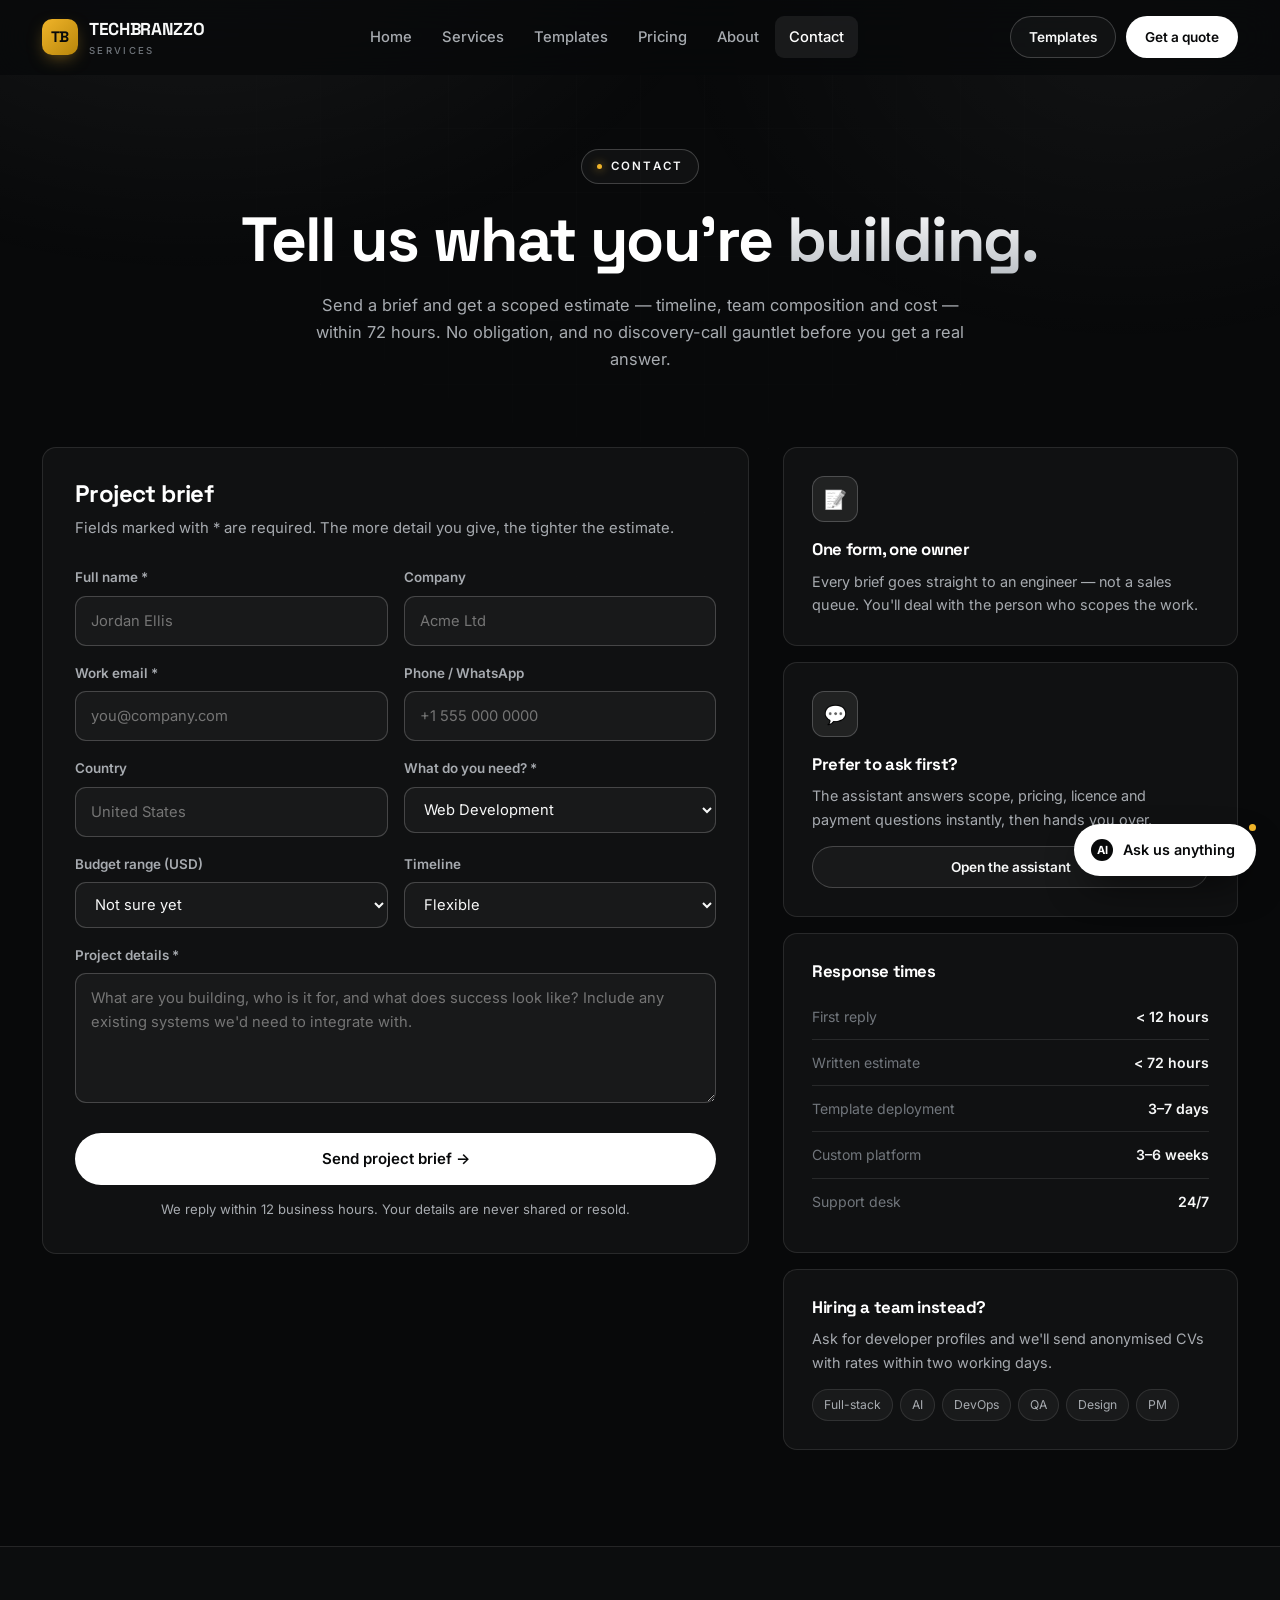
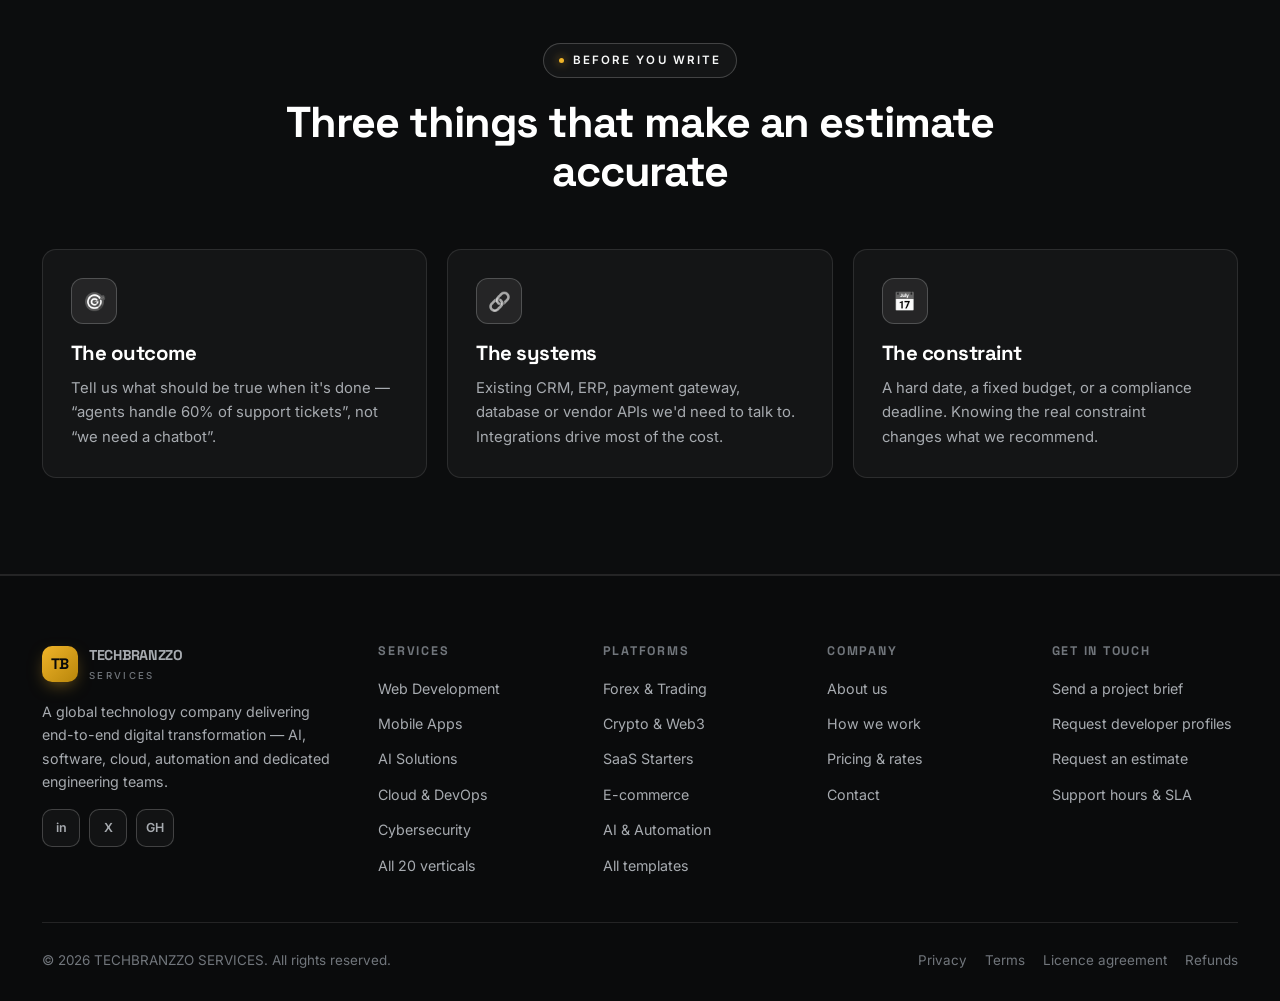
<file: contact.html>
<!DOCTYPE html>
<html lang="en">
<head>
<meta charset="UTF-8">
<meta name="viewport" content="width=device-width, initial-scale=1">
<title>Contact — TECHBRANZZO SERVICES | Get a Quote in 72 Hours</title>
<meta name="description" content="Tell us what you're building. Get a scoped estimate with timeline and team composition within 72 hours — for custom builds, template deployments or dedicated engineering teams.">
<link rel="preconnect" href="https://fonts.googleapis.com">
<link rel="preconnect" href="https://fonts.gstatic.com" crossorigin>
<link href="https://fonts.googleapis.com/css2?family=Inter:wght@400;500;600;700&family=Space+Grotesk:wght@500;600;700&display=swap" rel="stylesheet">
<link rel="stylesheet" href="assets/css/style.css?v=4">
<link rel="icon" href="data:image/svg+xml,<svg xmlns='http://www.w3.org/2000/svg' viewBox='0 0 100 100'><defs><linearGradient id='g' x1='0' y1='0' x2='1' y2='1'><stop offset='0' stop-color='%23f0b429'/><stop offset='1' stop-color='%23b8860b'/></linearGradient></defs><rect width='100' height='100' rx='22' fill='url(%23g)'/><text y='68' x='50' text-anchor='middle' font-size='52' font-family='sans-serif' font-weight='bold' fill='%23000000'>TB</text></svg>">
<link rel="canonical" href="https://techbranzzoservices.com/contact.html">
<meta name="robots" content="index, follow, max-image-preview:large">
<meta name="theme-color" content="#08090a">
<meta name="author" content="TECHBRANZZO SERVICES">
<!-- Open Graph -->
<meta property="og:type" content="website">
<meta property="og:site_name" content="TECHBRANZZO SERVICES">
<meta property="og:title" content="Contact — TECHBRANZZO SERVICES | Get a Quote in 72 Hours">
<meta property="og:description" content="Tell us what you&#x27;re building. Get a scoped estimate with timeline and team composition within 72 hours — for custom builds, template deployments or dedicated engineering teams.">
<meta property="og:url" content="https://techbranzzoservices.com/contact.html">
<meta property="og:image" content="https://techbranzzoservices.com/assets/img/og-image.png">
<meta property="og:image:width" content="1200">
<meta property="og:image:height" content="630">
<meta property="og:image:alt" content="TECHBRANZZO SERVICES — global technology partner">
<meta property="og:locale" content="en_US">
<!-- Twitter -->
<meta name="twitter:card" content="summary_large_image">
<meta name="twitter:title" content="Contact — TECHBRANZZO SERVICES | Get a Quote in 72 Hours">
<meta name="twitter:description" content="Tell us what you&#x27;re building. Get a scoped estimate with timeline and team composition within 72 hours — for custom builds, template deployments or dedicated engineering teams.">
<meta name="twitter:image" content="https://techbranzzoservices.com/assets/img/og-image.png">
</head>
<body>

<div id="site-header"></div>

<section class="page-hero">
  <div class="wrap">
    <span class="eyebrow">Contact</span>
    <h1>Tell us what you're <span class="grad-text">building.</span></h1>
    <p>Send a brief and get a scoped estimate — timeline, team composition and cost — within 72 hours. No obligation, and no discovery-call gauntlet before you get a real answer.</p>
  </div>
</section>

<section style="padding-top:30px" id="form">
  <div class="wrap">
    <div class="grid g-side">

      <div class="card rv" style="padding:32px">
        <h2 style="font-size:1.5rem;margin-bottom:8px">Project brief</h2>
        <p style="font-size:.93rem;margin-bottom:26px">Fields marked with * are required. The more detail you give, the tighter the estimate.</p>

        <form id="contact-form" novalidate>
          <div class="form-grid">
            <div>
              <label for="name">Full name *</label>
              <input class="field" id="name" name="name" type="text" placeholder="Jordan Ellis" required>
            </div>
            <div>
              <label for="company">Company</label>
              <input class="field" id="company" name="company" type="text" placeholder="Acme Ltd">
            </div>
            <div>
              <label for="email">Work email *</label>
              <input class="field" id="email" name="email" type="email" placeholder="you@company.com" required>
            </div>
            <div>
              <label for="phone">Phone / WhatsApp</label>
              <input class="field" id="phone" name="phone" type="tel" placeholder="+1 555 000 0000">
            </div>
            <div>
              <label for="country">Country</label>
              <input class="field" id="country" name="country" type="text" placeholder="United States">
            </div>
            <div>
              <label for="service">What do you need? *</label>
              <select class="field" id="service" name="service">
                <option>Web Development</option>
                <option>Mobile App Development</option>
                <option>AI Solutions</option>
                <option>Business Automation</option>
                <option>SaaS Development</option>
                <option>UI/UX Design</option>
                <option>Cloud &amp; DevOps</option>
                <option>Software Development</option>
                <option>API Development</option>
                <option>Digital Marketing</option>
                <option>Blockchain &amp; Web3</option>
                <option>Cybersecurity</option>
                <option>Data &amp; Analytics</option>
                <option>IT Outsourcing</option>
                <option>Quality Assurance</option>
                <option>E-commerce Solutions</option>
                <option>Emerging Technologies</option>
                <option>Managed IT Services</option>
                <option>Staff Augmentation</option>
                <option>Product Development</option>
                <option>Templates &amp; Platforms</option>
              </select>
            </div>
            <div>
              <label for="budget">Budget range (USD)</label>
              <select class="field" id="budget" name="budget">
                <option value="">Not sure yet</option>
                <option>Under $2,000</option>
                <option>$2,000 – $10,000</option>
                <option>$10,000 – $30,000</option>
                <option>$30,000 – $100,000</option>
                <option>$100,000+</option>
                <option>Monthly retainer</option>
              </select>
            </div>
            <div>
              <label for="timeline">Timeline</label>
              <select class="field" id="timeline" name="timeline">
                <option value="">Flexible</option>
                <option>ASAP — within 2 weeks</option>
                <option>1–2 months</option>
                <option>3–6 months</option>
                <option>Planning for next year</option>
              </select>
            </div>
            <div class="full">
              <label for="message">Project details *</label>
              <textarea class="field" id="message" name="message" placeholder="What are you building, who is it for, and what does success look like? Include any existing systems we'd need to integrate with." required></textarea>
            </div>
          </div>

          <button class="btn btn-primary btn-block" type="submit" style="margin-top:22px">Send project brief →</button>
          <p style="font-size:.82rem;margin-top:14px;text-align:center">We reply within 12 business hours. Your details are never shared or resold.</p>
        </form>
      </div>

      <aside class="rv">
        <div class="card" style="margin-bottom:16px">
          <div class="icon">📝</div>
          <h3 style="font-size:1.05rem">One form, one owner</h3>
          <p style="font-size:.9rem">Every brief goes straight to an engineer — not a sales queue. You'll deal with the person who scopes the work.</p>
        </div>

        <div class="card" style="margin-bottom:16px">
          <div class="icon">💬</div>
          <h3 style="font-size:1.05rem">Prefer to ask first?</h3>
          <p style="font-size:.9rem">The assistant answers scope, pricing, licence and payment questions instantly, then hands you over.</p>
          <button class="btn btn-ghost btn-sm btn-block" style="margin-top:14px" data-ask="What do you build?">Open the assistant</button>
        </div>

        <div class="card" style="margin-bottom:16px">
          <h3 style="font-size:1.05rem">Response times</h3>
          <div style="margin-top:12px">
            <div class="spec"><span>First reply</span><b>&lt; 12 hours</b></div>
            <div class="spec"><span>Written estimate</span><b>&lt; 72 hours</b></div>
            <div class="spec"><span>Template deployment</span><b>3–7 days</b></div>
            <div class="spec"><span>Custom platform</span><b>3–6 weeks</b></div>
            <div class="spec"><span>Support desk</span><b>24/7</b></div>
          </div>
        </div>

        <div class="card">
          <h3 style="font-size:1.05rem">Hiring a team instead?</h3>
          <p style="font-size:.9rem;margin-top:8px">Ask for developer profiles and we'll send anonymised CVs with rates within two working days.</p>
          <div class="chips" style="margin-top:14px">
            <span class="chip">Full-stack</span><span class="chip">AI</span><span class="chip">DevOps</span><span class="chip">QA</span><span class="chip">Design</span><span class="chip">PM</span>
          </div>
        </div>
      </aside>

    </div>
  </div>
</section>

<section class="section-alt">
  <div class="wrap">
    <div class="sec-head center rv">
      <span class="eyebrow">Before you write</span>
      <h2>Three things that make an estimate accurate</h2>
    </div>
    <div class="grid g-3">
      <div class="card rv"><div class="icon">🎯</div><h3>The outcome</h3><p>Tell us what should be true when it's done — “agents handle 60% of support tickets”, not “we need a chatbot”.</p></div>
      <div class="card rv"><div class="icon">🔗</div><h3>The systems</h3><p>Existing CRM, ERP, payment gateway, database or vendor APIs we'd need to talk to. Integrations drive most of the cost.</p></div>
      <div class="card rv"><div class="icon">📅</div><h3>The constraint</h3><p>A hard date, a fixed budget, or a compliance deadline. Knowing the real constraint changes what we recommend.</p></div>
    </div>
  </div>
</section>

<div id="site-footer"></div>

<script src="assets/js/data.js?v=4"></script>
<script src="assets/js/main.js?v=4"></script>
</body>
</html>
</file>
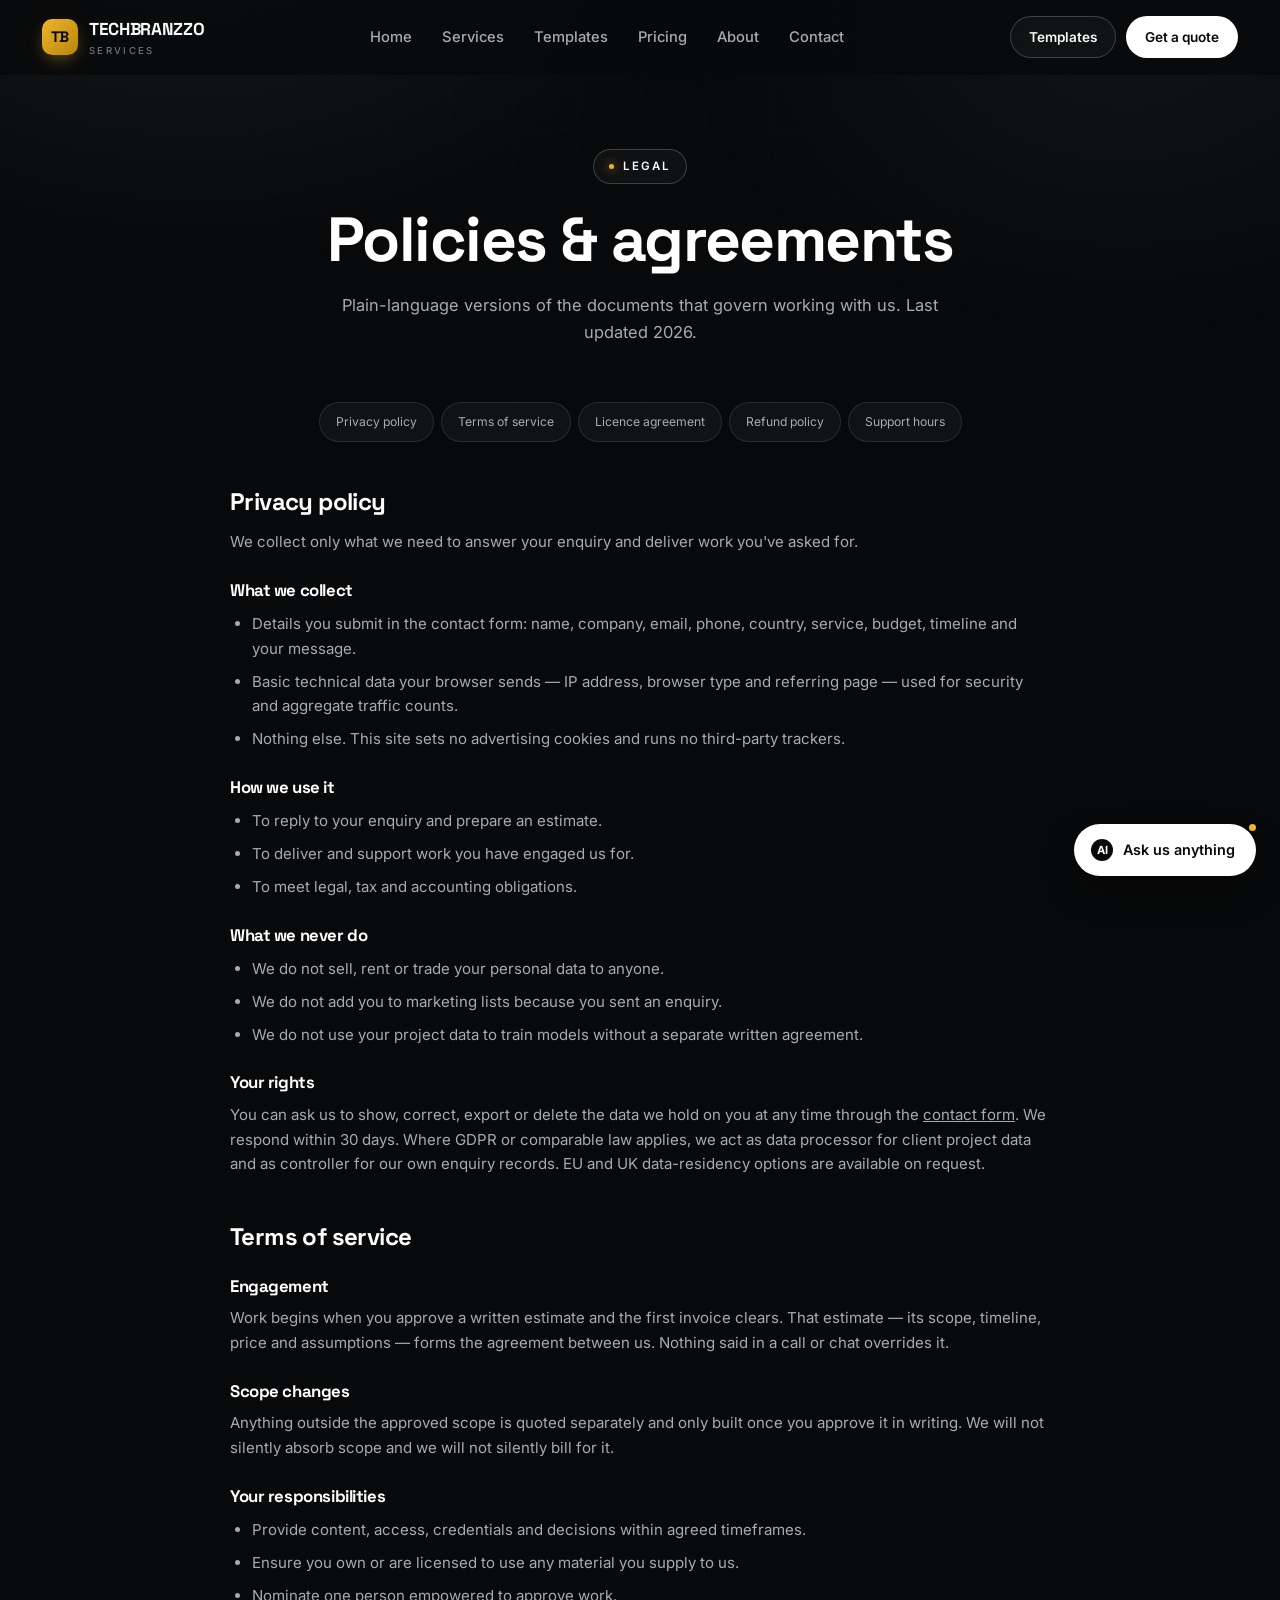
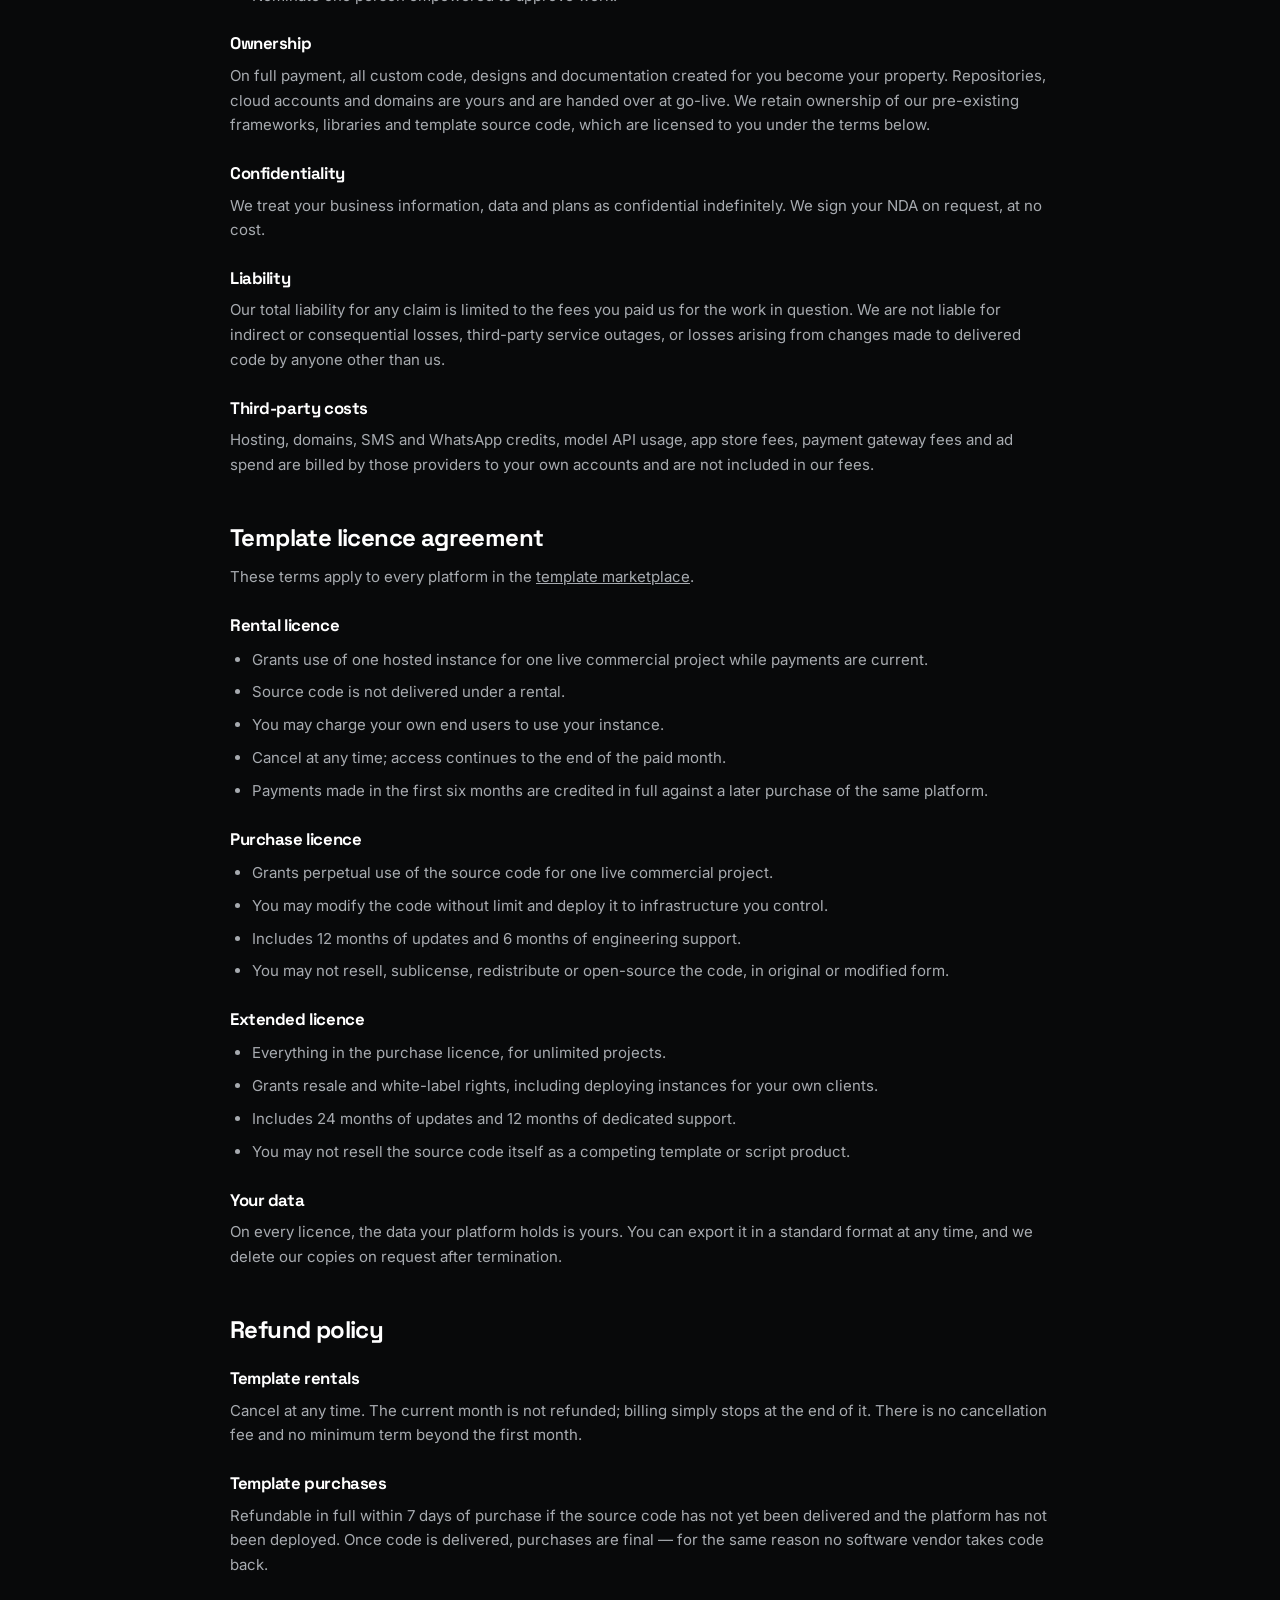
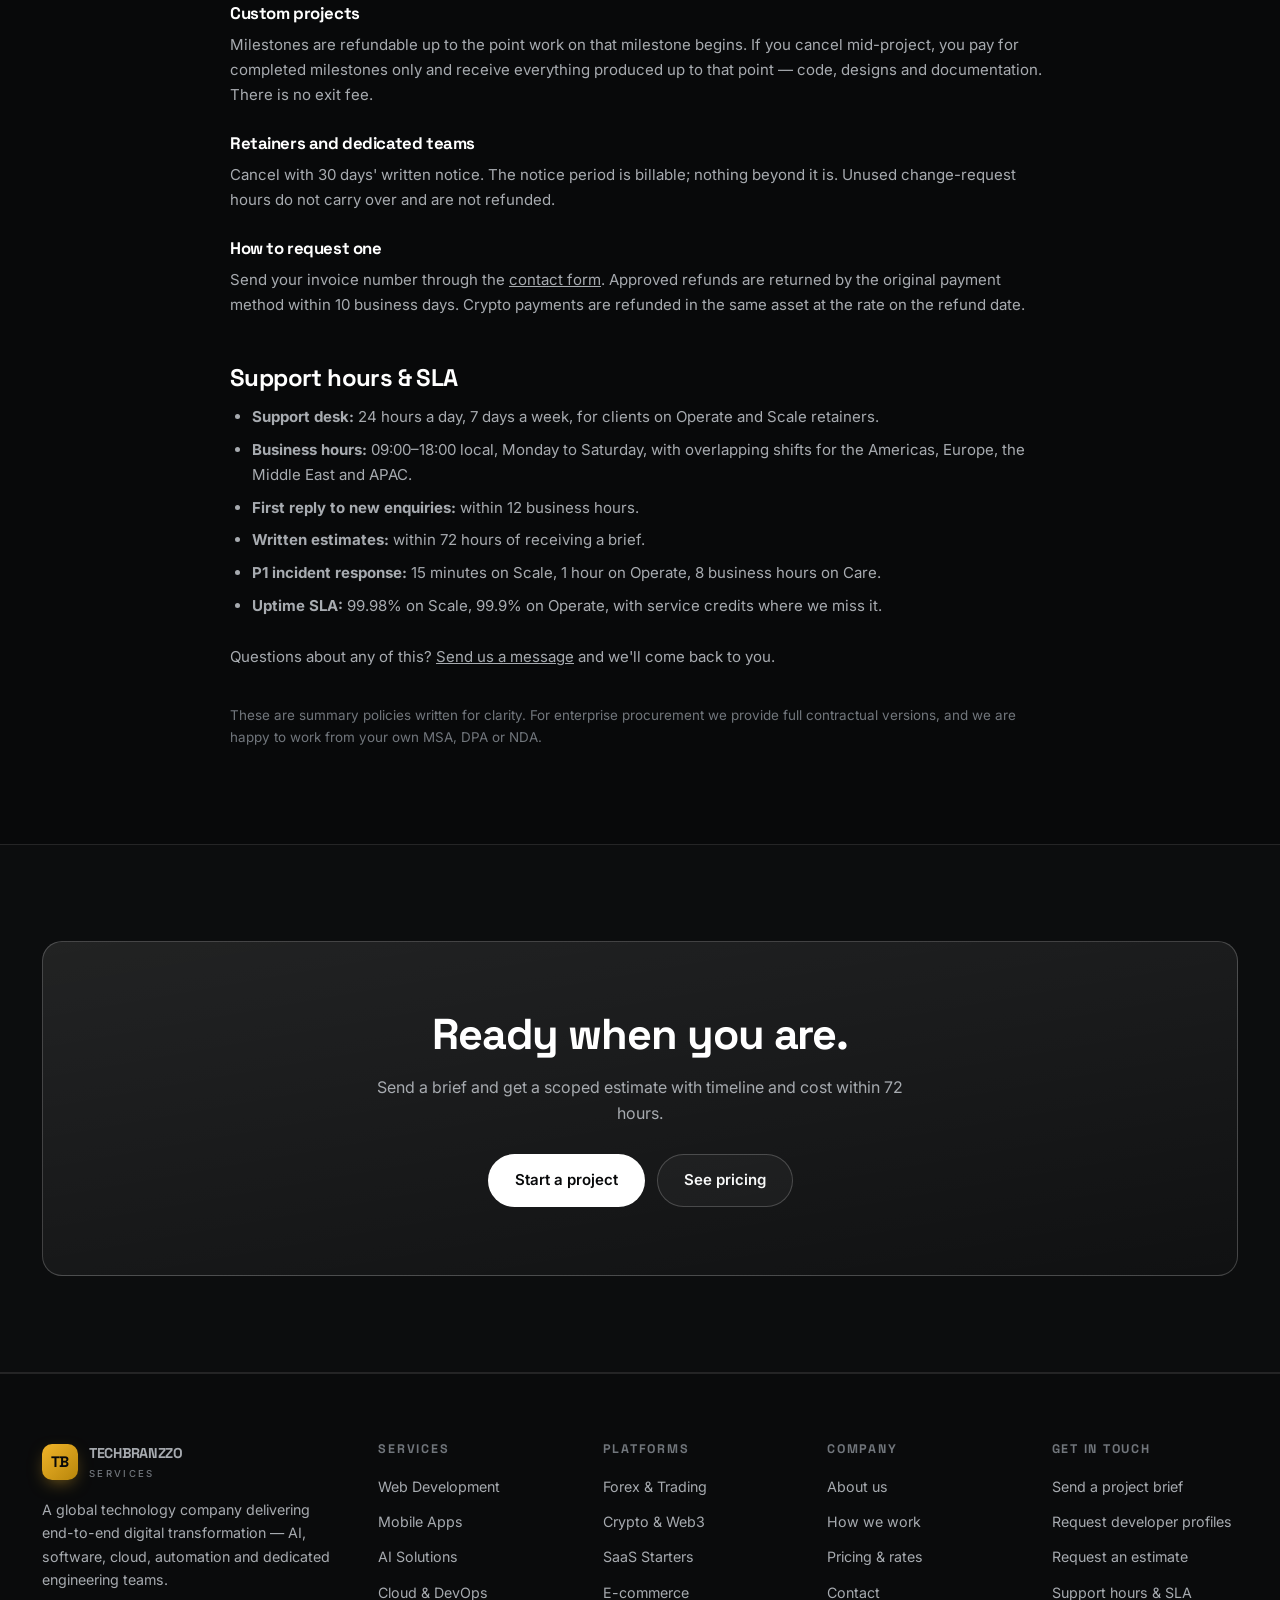
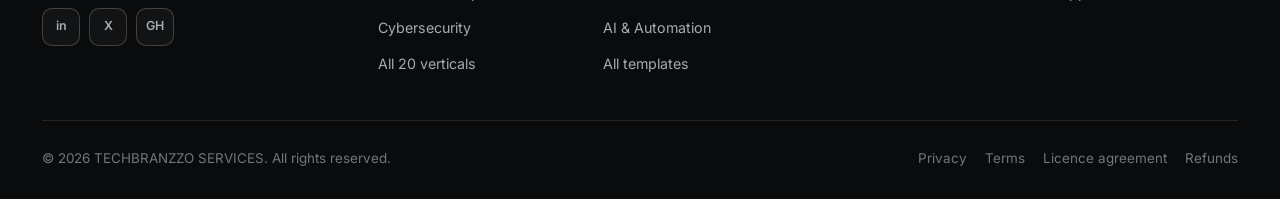
<file: legal.html>
<!DOCTYPE html>
<html lang="en">
<head>
<meta charset="UTF-8">
<meta name="viewport" content="width=device-width, initial-scale=1">
<title>Legal — Privacy, Terms, Licence &amp; Refunds | TECHBRANZZO SERVICES</title>
<meta name="description" content="Privacy policy, terms of service, template licence agreement, refund policy and support hours for TECHBRANZZO SERVICES.">
<link rel="preconnect" href="https://fonts.googleapis.com">
<link rel="preconnect" href="https://fonts.gstatic.com" crossorigin>
<link href="https://fonts.googleapis.com/css2?family=Inter:wght@400;500;600;700&family=Space+Grotesk:wght@500;600;700&display=swap" rel="stylesheet">
<link rel="stylesheet" href="assets/css/style.css?v=4">
<link rel="icon" href="data:image/svg+xml,<svg xmlns='http://www.w3.org/2000/svg' viewBox='0 0 100 100'><defs><linearGradient id='g' x1='0' y1='0' x2='1' y2='1'><stop offset='0' stop-color='%23f0b429'/><stop offset='1' stop-color='%23b8860b'/></linearGradient></defs><rect width='100' height='100' rx='22' fill='url(%23g)'/><text y='68' x='50' text-anchor='middle' font-size='52' font-family='sans-serif' font-weight='bold' fill='%23000000'>TB</text></svg>">
<link rel="canonical" href="https://techbranzzoservices.com/legal.html">
<meta name="robots" content="index, follow, max-image-preview:large">
<meta name="theme-color" content="#08090a">
<meta name="author" content="TECHBRANZZO SERVICES">
<!-- Open Graph -->
<meta property="og:type" content="website">
<meta property="og:site_name" content="TECHBRANZZO SERVICES">
<meta property="og:title" content="Legal — Privacy, Terms, Licence &amp; Refunds | TECHBRANZZO SERVICES">
<meta property="og:description" content="Privacy policy, terms of service, template licence agreement, refund policy and support hours for TECHBRANZZO SERVICES.">
<meta property="og:url" content="https://techbranzzoservices.com/legal.html">
<meta property="og:image" content="https://techbranzzoservices.com/assets/img/og-image.png">
<meta property="og:image:width" content="1200">
<meta property="og:image:height" content="630">
<meta property="og:image:alt" content="TECHBRANZZO SERVICES — global technology partner">
<meta property="og:locale" content="en_US">
<!-- Twitter -->
<meta name="twitter:card" content="summary_large_image">
<meta name="twitter:title" content="Legal — Privacy, Terms, Licence &amp; Refunds | TECHBRANZZO SERVICES">
<meta name="twitter:description" content="Privacy policy, terms of service, template licence agreement, refund policy and support hours for TECHBRANZZO SERVICES.">
<meta name="twitter:image" content="https://techbranzzoservices.com/assets/img/og-image.png">
</head>
<body>

<div id="site-header"></div>

<section class="page-hero" style="padding-bottom:20px">
  <div class="wrap">
    <span class="eyebrow">Legal</span>
    <h1>Policies &amp; agreements</h1>
    <p>Plain-language versions of the documents that govern working with us. Last updated <span data-year></span>.</p>
  </div>
</section>

<section style="padding-top:20px">
  <div class="wrap">
    <div class="chips rv" style="justify-content:center;margin-bottom:20px">
      <a class="chip" href="#privacy" style="padding:9px 16px">Privacy policy</a>
      <a class="chip" href="#terms" style="padding:9px 16px">Terms of service</a>
      <a class="chip" href="#licence" style="padding:9px 16px">Licence agreement</a>
      <a class="chip" href="#refunds" style="padding:9px 16px">Refund policy</a>
      <a class="chip" href="#support" style="padding:9px 16px">Support hours</a>
    </div>

    <div class="legal rv" style="margin-inline:auto">

      <h2 id="privacy">Privacy policy</h2>
      <p>We collect only what we need to answer your enquiry and deliver work you've asked for.</p>
      <h3>What we collect</h3>
      <ul>
        <li>Details you submit in the contact form: name, company, email, phone, country, service, budget, timeline and your message.</li>
        <li>Basic technical data your browser sends — IP address, browser type and referring page — used for security and aggregate traffic counts.</li>
        <li>Nothing else. This site sets no advertising cookies and runs no third-party trackers.</li>
      </ul>
      <h3>How we use it</h3>
      <ul>
        <li>To reply to your enquiry and prepare an estimate.</li>
        <li>To deliver and support work you have engaged us for.</li>
        <li>To meet legal, tax and accounting obligations.</li>
      </ul>
      <h3>What we never do</h3>
      <ul>
        <li>We do not sell, rent or trade your personal data to anyone.</li>
        <li>We do not add you to marketing lists because you sent an enquiry.</li>
        <li>We do not use your project data to train models without a separate written agreement.</li>
      </ul>
      <h3>Your rights</h3>
      <p>You can ask us to show, correct, export or delete the data we hold on you at any time through the <a href="contact.html#form" style="text-decoration:underline">contact form</a>. We respond within 30 days. Where GDPR or comparable law applies, we act as data processor for client project data and as controller for our own enquiry records. EU and UK data-residency options are available on request.</p>

      <h2 id="terms">Terms of service</h2>
      <h3>Engagement</h3>
      <p>Work begins when you approve a written estimate and the first invoice clears. That estimate — its scope, timeline, price and assumptions — forms the agreement between us. Nothing said in a call or chat overrides it.</p>
      <h3>Scope changes</h3>
      <p>Anything outside the approved scope is quoted separately and only built once you approve it in writing. We will not silently absorb scope and we will not silently bill for it.</p>
      <h3>Your responsibilities</h3>
      <ul>
        <li>Provide content, access, credentials and decisions within agreed timeframes.</li>
        <li>Ensure you own or are licensed to use any material you supply to us.</li>
        <li>Nominate one person empowered to approve work.</li>
      </ul>
      <h3>Ownership</h3>
      <p>On full payment, all custom code, designs and documentation created for you become your property. Repositories, cloud accounts and domains are yours and are handed over at go-live. We retain ownership of our pre-existing frameworks, libraries and template source code, which are licensed to you under the terms below.</p>
      <h3>Confidentiality</h3>
      <p>We treat your business information, data and plans as confidential indefinitely. We sign your NDA on request, at no cost.</p>
      <h3>Liability</h3>
      <p>Our total liability for any claim is limited to the fees you paid us for the work in question. We are not liable for indirect or consequential losses, third-party service outages, or losses arising from changes made to delivered code by anyone other than us.</p>
      <h3>Third-party costs</h3>
      <p>Hosting, domains, SMS and WhatsApp credits, model API usage, app store fees, payment gateway fees and ad spend are billed by those providers to your own accounts and are not included in our fees.</p>

      <h2 id="licence">Template licence agreement</h2>
      <p>These terms apply to every platform in the <a href="templates.html" style="text-decoration:underline">template marketplace</a>.</p>
      <h3>Rental licence</h3>
      <ul>
        <li>Grants use of one hosted instance for one live commercial project while payments are current.</li>
        <li>Source code is not delivered under a rental.</li>
        <li>You may charge your own end users to use your instance.</li>
        <li>Cancel at any time; access continues to the end of the paid month.</li>
        <li>Payments made in the first six months are credited in full against a later purchase of the same platform.</li>
      </ul>
      <h3>Purchase licence</h3>
      <ul>
        <li>Grants perpetual use of the source code for one live commercial project.</li>
        <li>You may modify the code without limit and deploy it to infrastructure you control.</li>
        <li>Includes 12 months of updates and 6 months of engineering support.</li>
        <li>You may not resell, sublicense, redistribute or open-source the code, in original or modified form.</li>
      </ul>
      <h3>Extended licence</h3>
      <ul>
        <li>Everything in the purchase licence, for unlimited projects.</li>
        <li>Grants resale and white-label rights, including deploying instances for your own clients.</li>
        <li>Includes 24 months of updates and 12 months of dedicated support.</li>
        <li>You may not resell the source code itself as a competing template or script product.</li>
      </ul>
      <h3>Your data</h3>
      <p>On every licence, the data your platform holds is yours. You can export it in a standard format at any time, and we delete our copies on request after termination.</p>

      <h2 id="refunds">Refund policy</h2>
      <h3>Template rentals</h3>
      <p>Cancel at any time. The current month is not refunded; billing simply stops at the end of it. There is no cancellation fee and no minimum term beyond the first month.</p>
      <h3>Template purchases</h3>
      <p>Refundable in full within 7 days of purchase if the source code has not yet been delivered and the platform has not been deployed. Once code is delivered, purchases are final — for the same reason no software vendor takes code back.</p>
      <h3>Custom projects</h3>
      <p>Milestones are refundable up to the point work on that milestone begins. If you cancel mid-project, you pay for completed milestones only and receive everything produced up to that point — code, designs and documentation. There is no exit fee.</p>
      <h3>Retainers and dedicated teams</h3>
      <p>Cancel with 30 days' written notice. The notice period is billable; nothing beyond it is. Unused change-request hours do not carry over and are not refunded.</p>
      <h3>How to request one</h3>
      <p>Send your invoice number through the <a href="contact.html#form" style="text-decoration:underline">contact form</a>. Approved refunds are returned by the original payment method within 10 business days. Crypto payments are refunded in the same asset at the rate on the refund date.</p>

      <h2 id="support">Support hours &amp; SLA</h2>
      <ul>
        <li><b>Support desk:</b> 24 hours a day, 7 days a week, for clients on Operate and Scale retainers.</li>
        <li><b>Business hours:</b> 09:00–18:00 local, Monday to Saturday, with overlapping shifts for the Americas, Europe, the Middle East and APAC.</li>
        <li><b>First reply to new enquiries:</b> within 12 business hours.</li>
        <li><b>Written estimates:</b> within 72 hours of receiving a brief.</li>
        <li><b>P1 incident response:</b> 15 minutes on Scale, 1 hour on Operate, 8 business hours on Care.</li>
        <li><b>Uptime SLA:</b> 99.98% on Scale, 99.9% on Operate, with service credits where we miss it.</li>
      </ul>
      <p style="margin-top:26px">Questions about any of this? <a href="contact.html#form" style="text-decoration:underline">Send us a message</a> and we'll come back to you.</p>

      <p style="margin-top:34px;font-size:.84rem;color:var(--txt-mute)">These are summary policies written for clarity. For enterprise procurement we provide full contractual versions, and we are happy to work from your own MSA, DPA or NDA.</p>

    </div>
  </div>
</section>

<section class="section-alt">
  <div class="wrap">
    <div class="cta-box rv">
      <h2>Ready when you are.</h2>
      <p>Send a brief and get a scoped estimate with timeline and cost within 72 hours.</p>
      <div class="cta-actions">
        <a class="btn btn-primary" href="contact.html">Start a project</a>
        <a class="btn btn-ghost" href="pricing.html">See pricing</a>
      </div>
    </div>
  </div>
</section>

<div id="site-footer"></div>

<script src="assets/js/data.js?v=4"></script>
<script src="assets/js/main.js?v=4"></script>
</body>
</html>
</file>
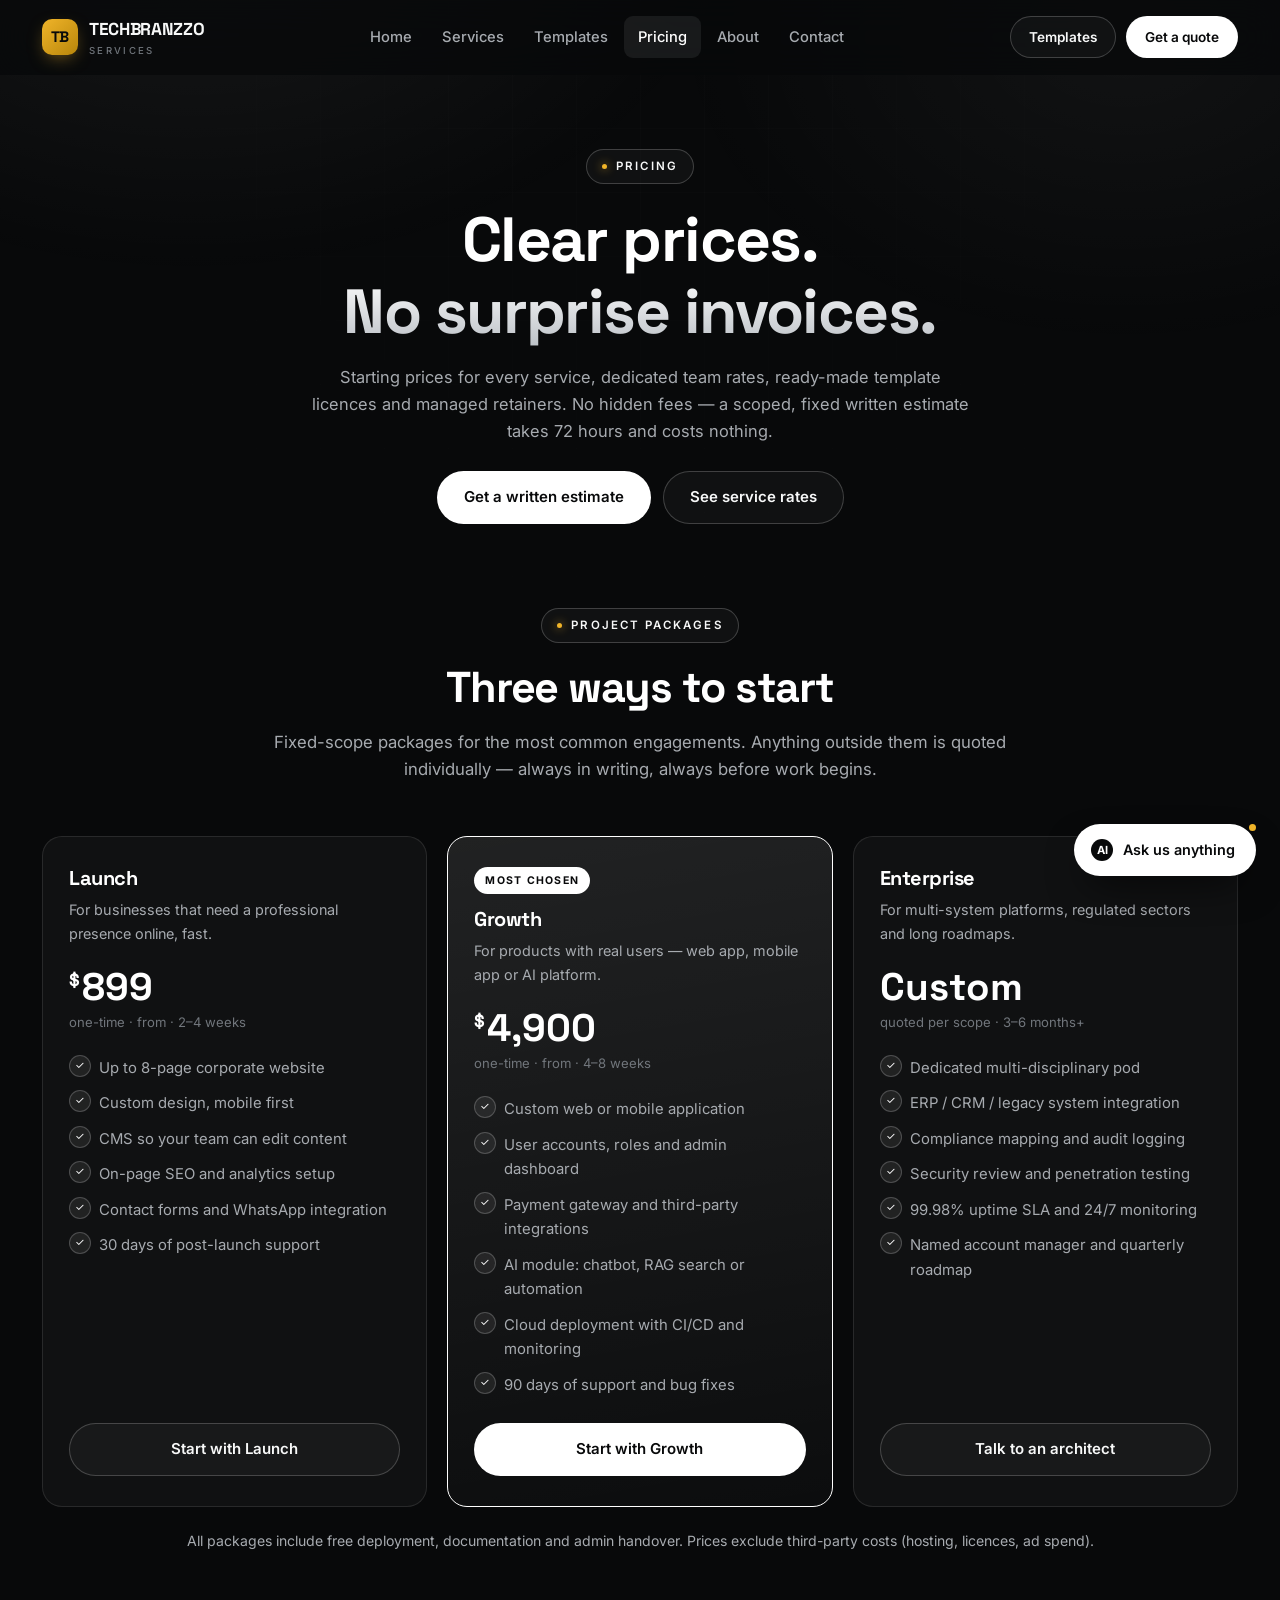
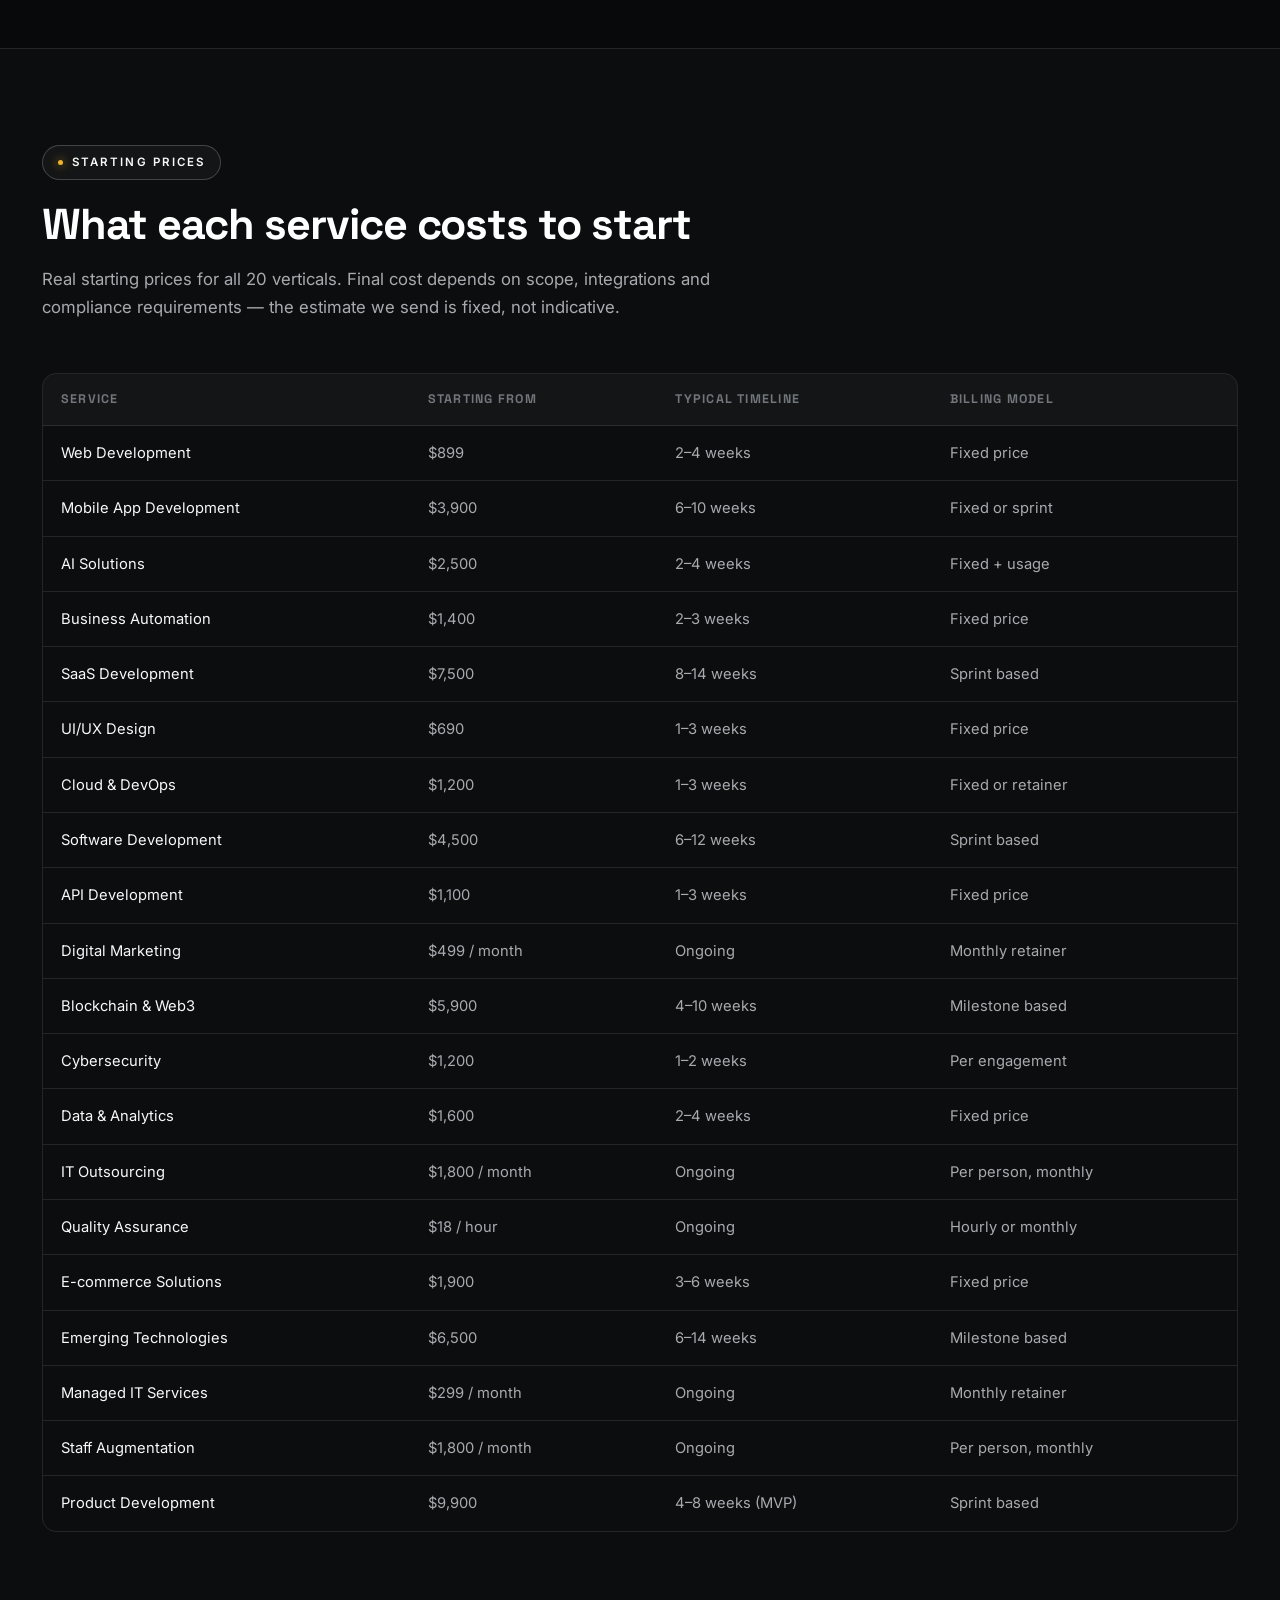
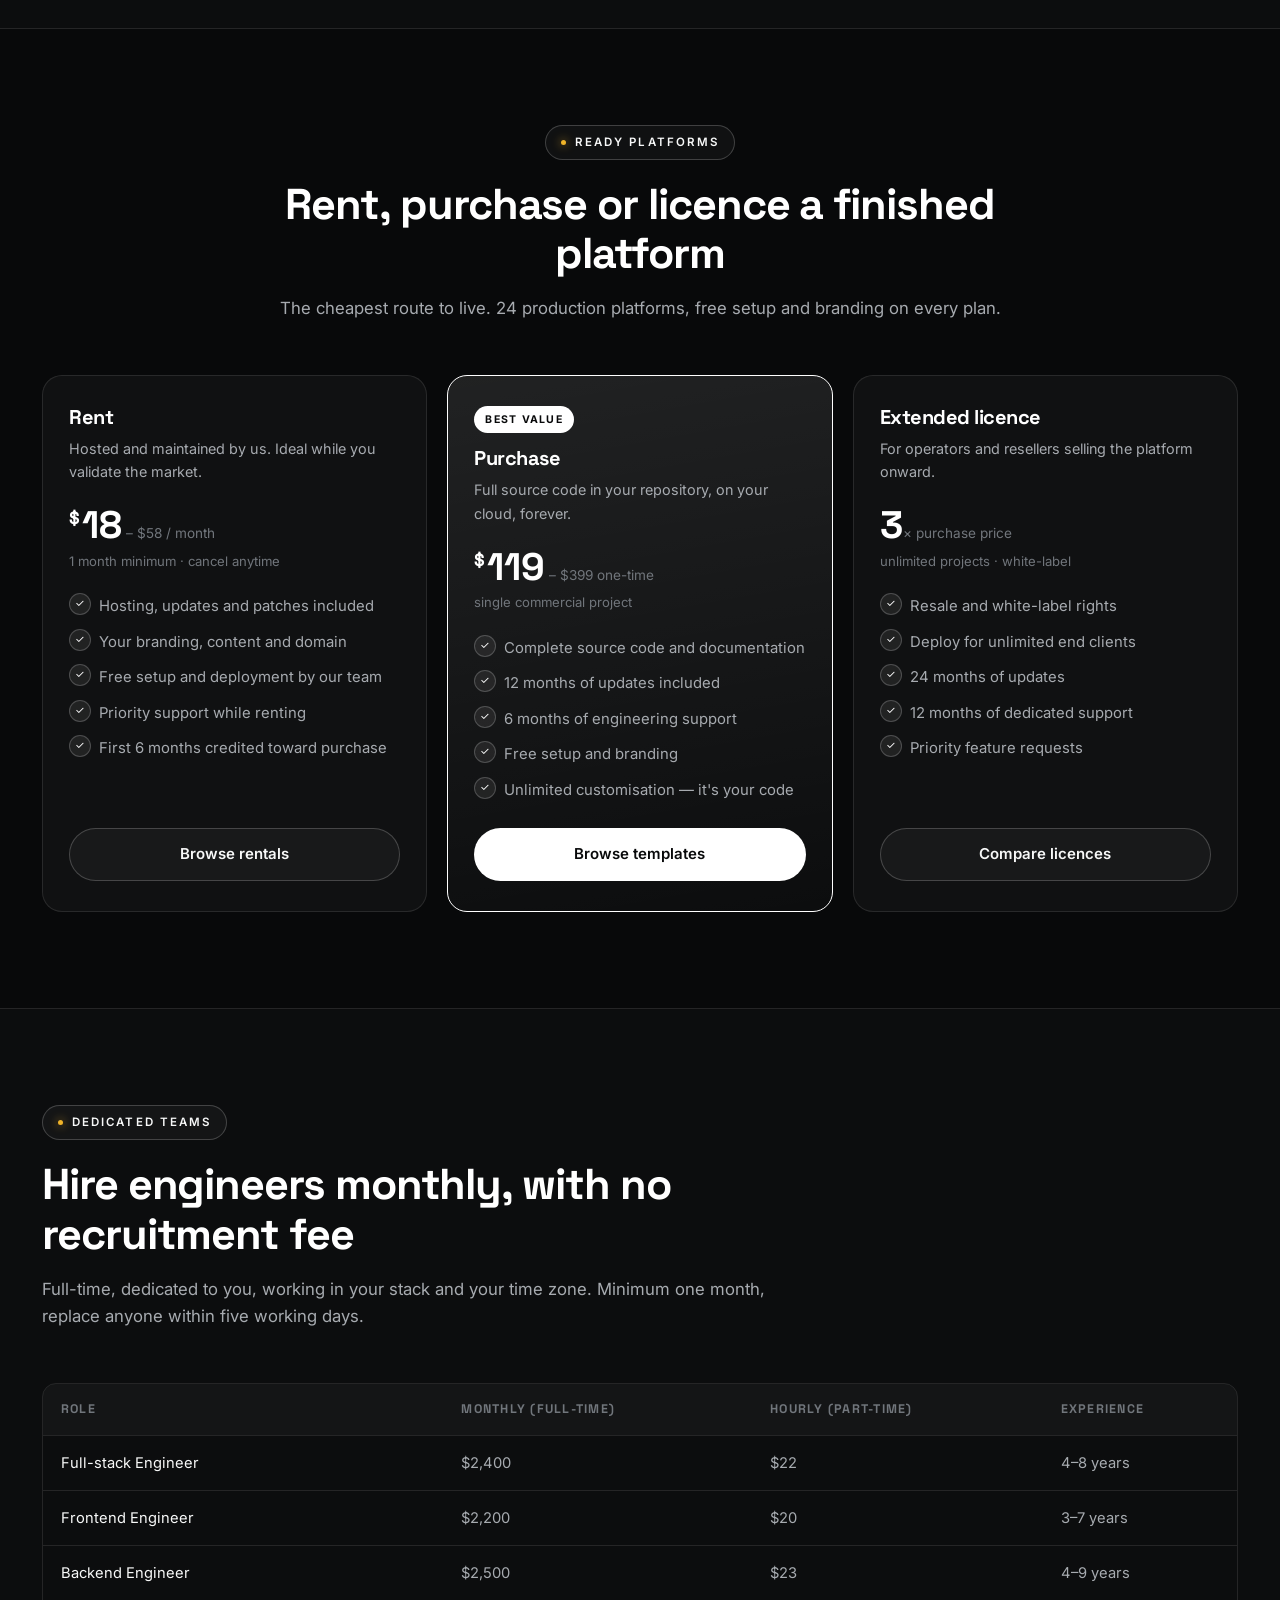
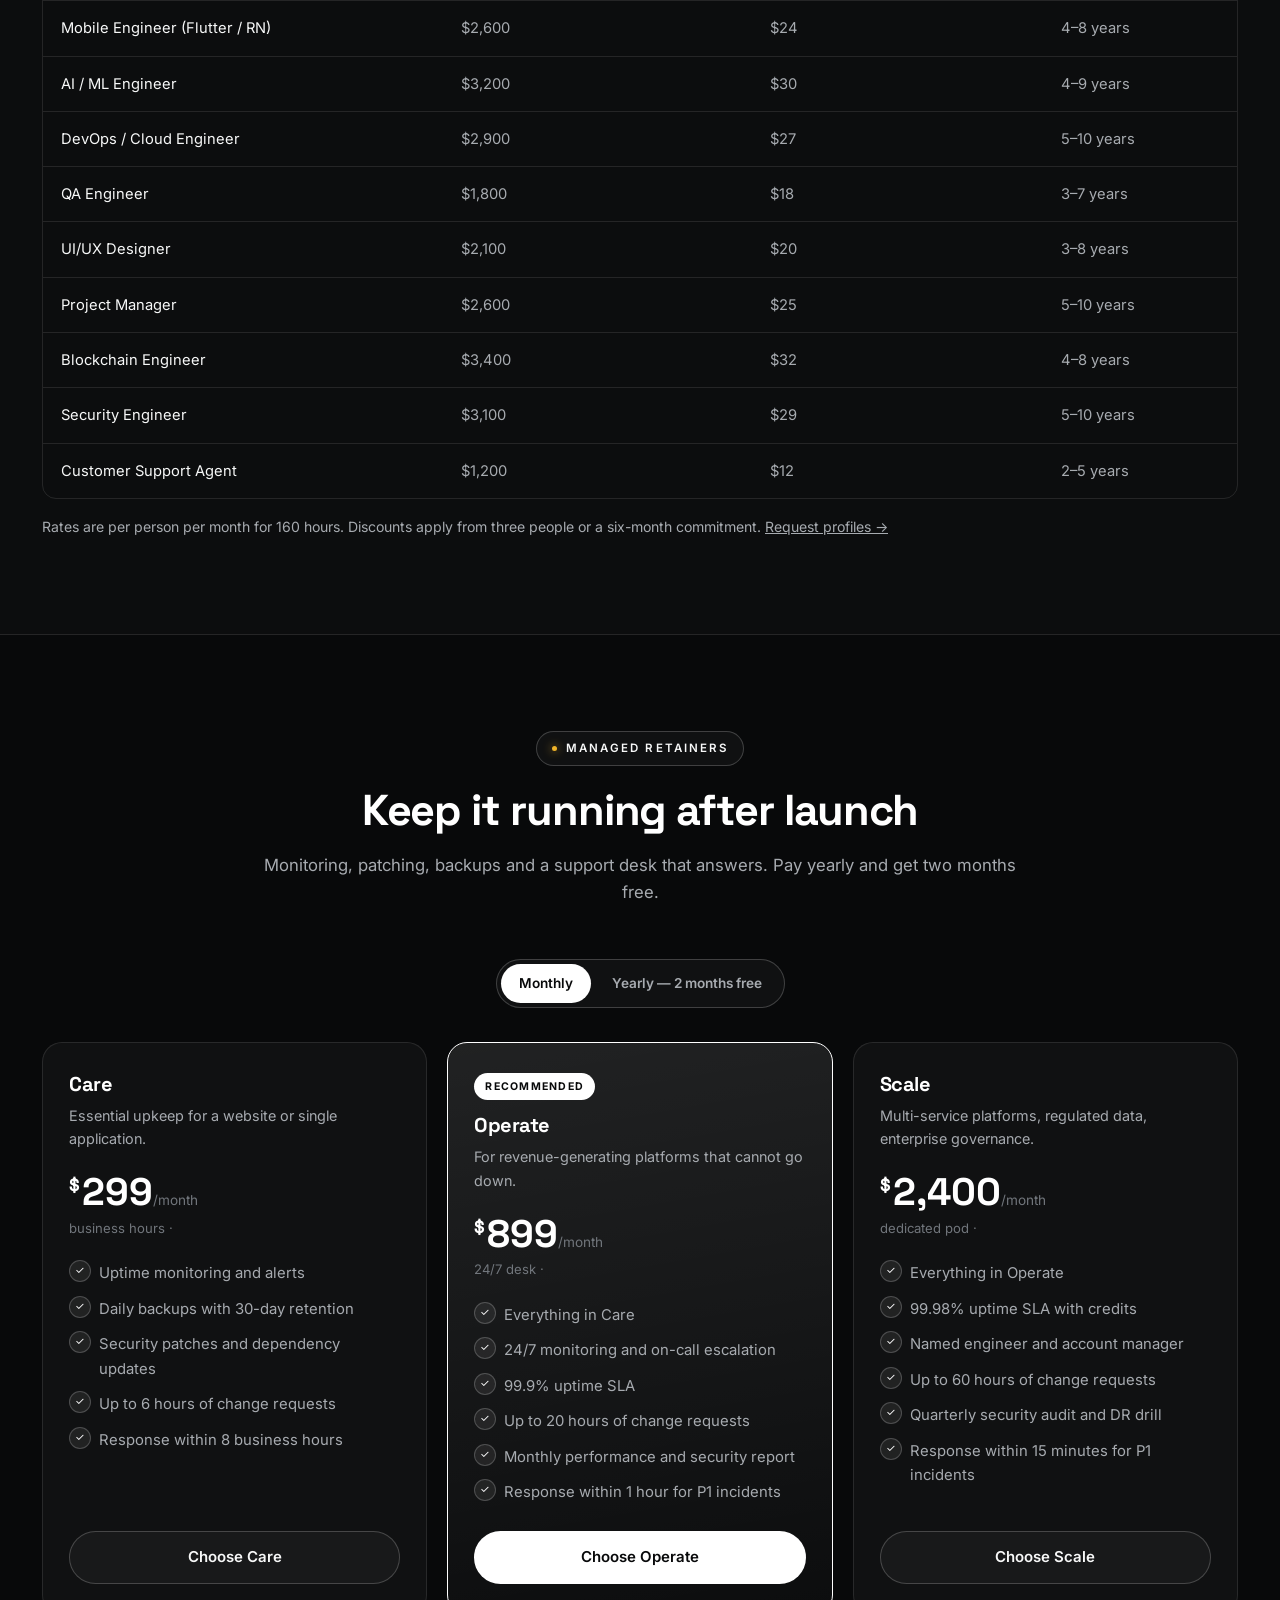
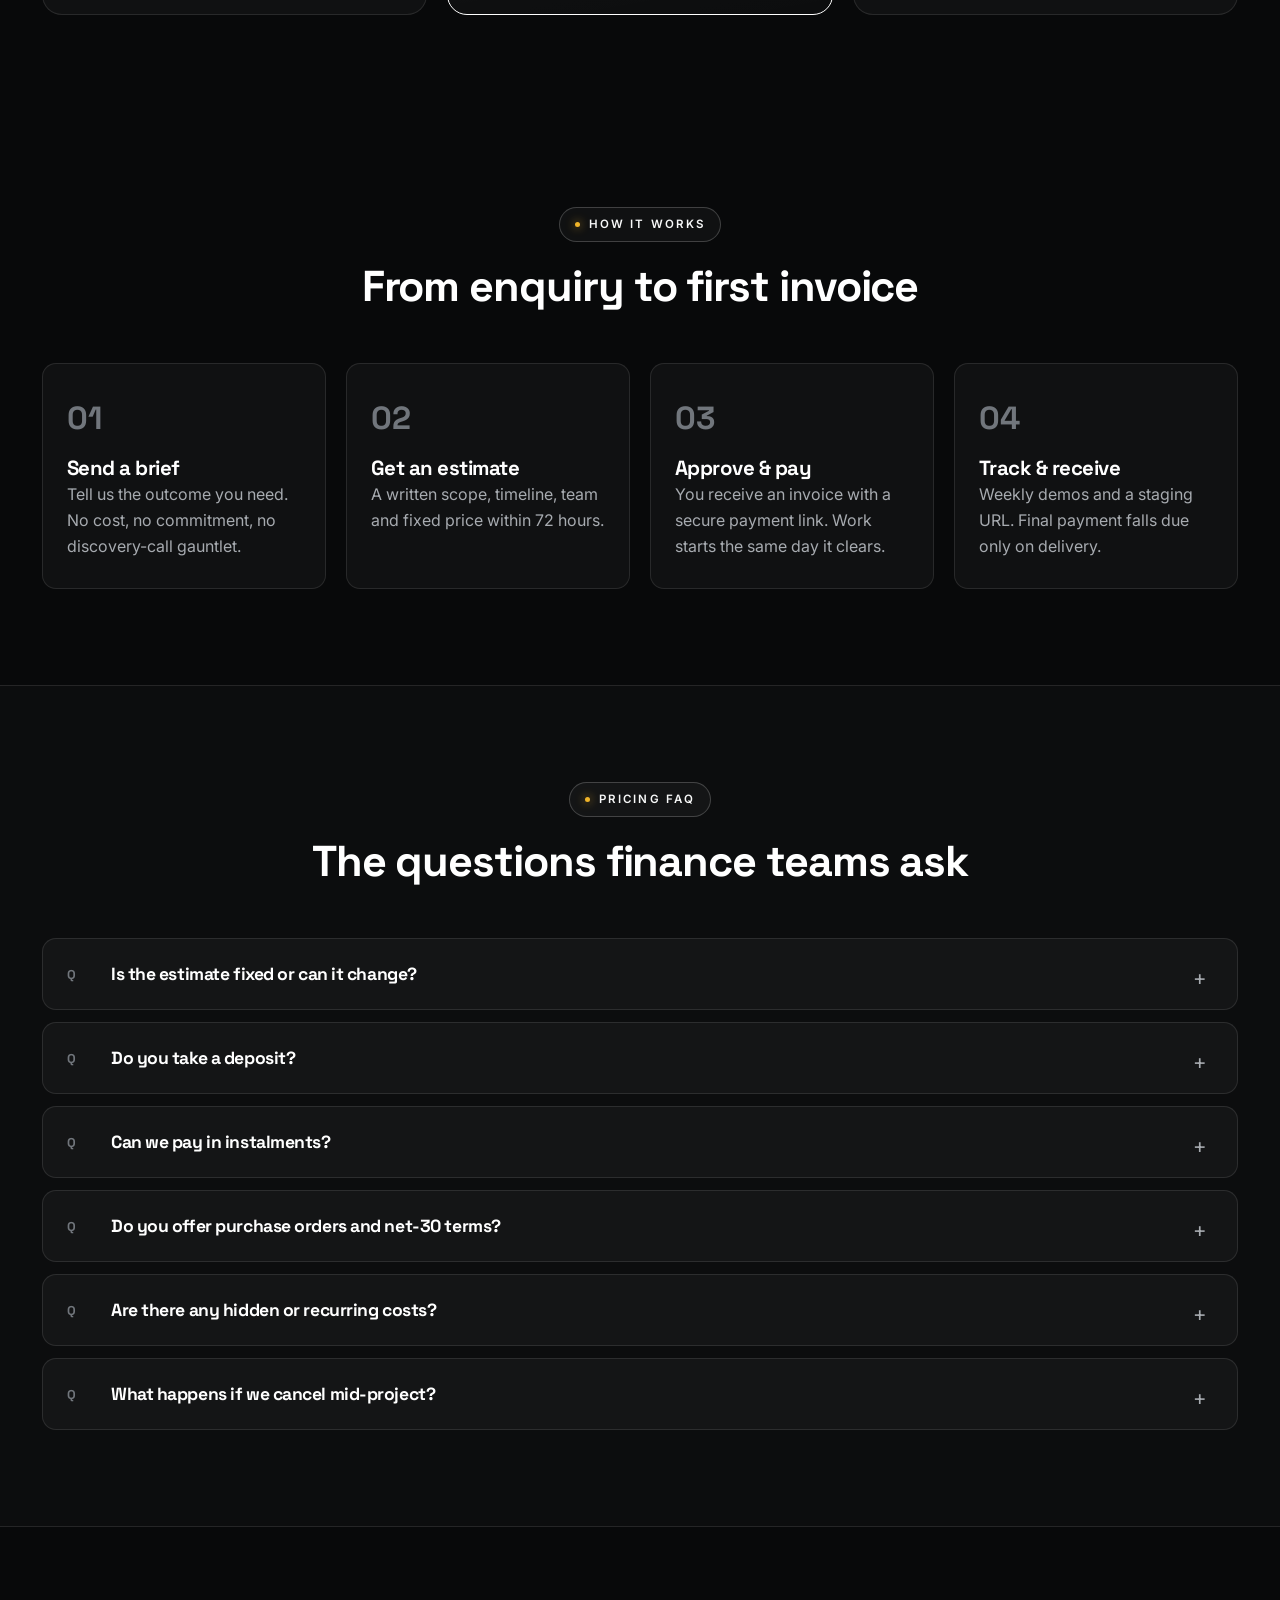
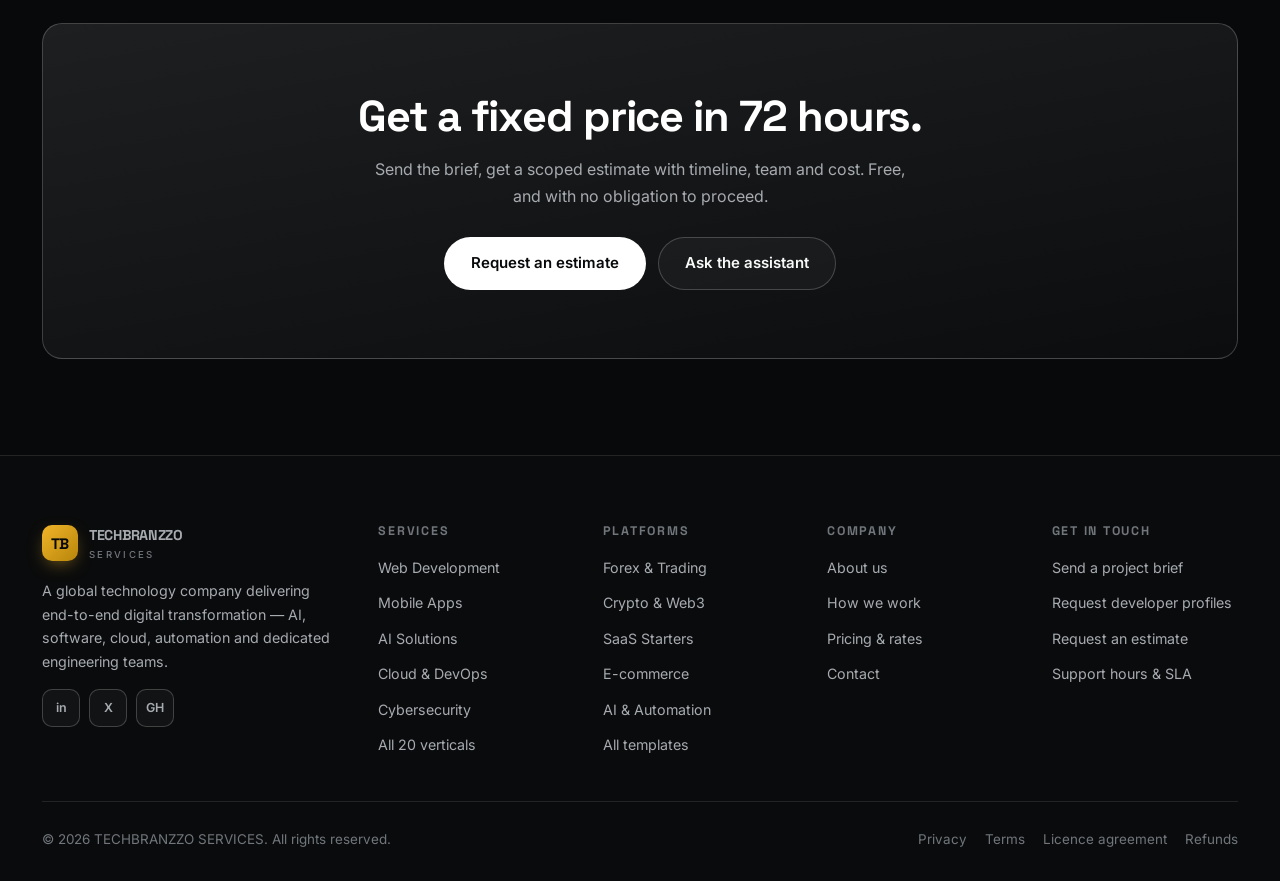
<file: pricing.html>
<!DOCTYPE html>
<html lang="en">
<head>
<meta charset="UTF-8">
<meta name="viewport" content="width=device-width, initial-scale=1">
<title>Pricing — Transparent Rates for Web, Mobile, AI &amp; Cloud | TECHBRANZZO SERVICES</title>
<meta name="description" content="Transparent starting prices for web, mobile, AI, cloud and custom software, plus dedicated team rates, managed retainers and ready-made template licences. Fixed written estimate in 72 hours.">
<link rel="preconnect" href="https://fonts.googleapis.com">
<link rel="preconnect" href="https://fonts.gstatic.com" crossorigin>
<link href="https://fonts.googleapis.com/css2?family=Inter:wght@400;500;600;700&family=Space+Grotesk:wght@500;600;700&display=swap" rel="stylesheet">
<link rel="stylesheet" href="assets/css/style.css?v=4">
<link rel="icon" href="data:image/svg+xml,<svg xmlns='http://www.w3.org/2000/svg' viewBox='0 0 100 100'><defs><linearGradient id='g' x1='0' y1='0' x2='1' y2='1'><stop offset='0' stop-color='%23f0b429'/><stop offset='1' stop-color='%23b8860b'/></linearGradient></defs><rect width='100' height='100' rx='22' fill='url(%23g)'/><text y='68' x='50' text-anchor='middle' font-size='52' font-family='sans-serif' font-weight='bold' fill='%23000000'>TB</text></svg>">
<link rel="canonical" href="https://techbranzzoservices.com/pricing.html">
<meta name="robots" content="index, follow, max-image-preview:large">
<meta name="theme-color" content="#08090a">
<meta name="author" content="TECHBRANZZO SERVICES">
<!-- Open Graph -->
<meta property="og:type" content="website">
<meta property="og:site_name" content="TECHBRANZZO SERVICES">
<meta property="og:title" content="Pricing — TECHBRANZZO SERVICES">
<meta property="og:description" content="Transparent starting prices for web, mobile, AI, cloud and custom software, plus dedicated team rates, managed retainers and ready-made template licences. Fixed written estimate in 72 hours.">
<meta property="og:url" content="https://techbranzzoservices.com/pricing.html">
<meta property="og:image" content="https://techbranzzoservices.com/assets/img/og-image.png">
<meta property="og:image:width" content="1200">
<meta property="og:image:height" content="630">
<meta property="og:image:alt" content="TECHBRANZZO SERVICES — global technology partner">
<meta property="og:locale" content="en_US">
<!-- Twitter -->
<meta name="twitter:card" content="summary_large_image">
<meta name="twitter:title" content="Pricing — TECHBRANZZO SERVICES">
<meta name="twitter:description" content="Transparent starting prices for web, mobile, AI, cloud and custom software, plus dedicated team rates, managed retainers and ready-made template licences. Fixed written estimate in 72 hours.">
<meta name="twitter:image" content="https://techbranzzoservices.com/assets/img/og-image.png">
</head>
<body>

<div id="site-header"></div>

<section class="page-hero">
  <div class="wrap">
    <span class="eyebrow">Pricing</span>
    <h1>Clear prices.<br><span class="grad-text">No surprise invoices.</span></h1>
    <p>Starting prices for every service, dedicated team rates, ready-made template licences and managed retainers. No hidden fees — a scoped, fixed written estimate takes 72 hours and costs nothing.</p>
    <div class="cta-actions" style="margin-top:26px">
      <a class="btn btn-primary" href="contact.html">Get a written estimate</a>
      <a class="btn btn-ghost" href="#services">See service rates</a>
    </div>
  </div>
</section>

<!-- ============ PROJECT TIERS ============ -->
<section style="padding-top:40px">
  <div class="wrap">
    <div class="sec-head center rv">
      <span class="eyebrow">Project packages</span>
      <h2>Three ways to start</h2>
      <p>Fixed-scope packages for the most common engagements. Anything outside them is quoted individually — always in writing, always before work begins.</p>
    </div>

    <div class="tiers">
      <div class="tier rv">
        <h3>Launch</h3>
        <p>For businesses that need a professional presence online, fast.</p>
        <div class="tier-price"><sup>$</sup>899</div>
        <div class="tier-note">one-time · from · 2–4 weeks</div>
        <ul class="feat-list">
          <li>Up to 8-page corporate website</li>
          <li>Custom design, mobile first</li>
          <li>CMS so your team can edit content</li>
          <li>On-page SEO and analytics setup</li>
          <li>Contact forms and WhatsApp integration</li>
          <li>30 days of post-launch support</li>
        </ul>
        <a class="btn btn-ghost btn-block" href="contact.html?service=Web%20Development">Start with Launch</a>
      </div>

      <div class="tier featured rv">
        <span class="tier-tag">Most chosen</span>
        <h3>Growth</h3>
        <p>For products with real users — web app, mobile app or AI platform.</p>
        <div class="tier-price"><sup>$</sup>4,900</div>
        <div class="tier-note">one-time · from · 4–8 weeks</div>
        <ul class="feat-list">
          <li>Custom web or mobile application</li>
          <li>User accounts, roles and admin dashboard</li>
          <li>Payment gateway and third-party integrations</li>
          <li>AI module: chatbot, RAG search or automation</li>
          <li>Cloud deployment with CI/CD and monitoring</li>
          <li>90 days of support and bug fixes</li>
        </ul>
        <a class="btn btn-primary btn-block" href="contact.html?service=Product%20Development">Start with Growth</a>
      </div>

      <div class="tier rv">
        <h3>Enterprise</h3>
        <p>For multi-system platforms, regulated sectors and long roadmaps.</p>
        <div class="tier-price">Custom</div>
        <div class="tier-note">quoted per scope · 3–6 months+</div>
        <ul class="feat-list">
          <li>Dedicated multi-disciplinary pod</li>
          <li>ERP / CRM / legacy system integration</li>
          <li>Compliance mapping and audit logging</li>
          <li>Security review and penetration testing</li>
          <li>99.98% uptime SLA and 24/7 monitoring</li>
          <li>Named account manager and quarterly roadmap</li>
        </ul>
        <a class="btn btn-ghost btn-block" href="contact.html?service=IT%20Outsourcing">Talk to an architect</a>
      </div>
    </div>
    <p style="text-align:center;margin-top:22px;font-size:.88rem">All packages include free deployment, documentation and admin handover. Prices exclude third-party costs (hosting, licences, ad spend).</p>
  </div>
</section>

<!-- ============ SERVICE PRICE LIST ============ -->
<section class="section-alt" id="services" style="scroll-margin-top:90px">
  <div class="wrap">
    <div class="sec-head rv">
      <span class="eyebrow">Starting prices</span>
      <h2>What each service costs to start</h2>
      <p>Real starting prices for all 20 verticals. Final cost depends on scope, integrations and compliance requirements — the estimate we send is fixed, not indicative.</p>
    </div>

    <div class="table-wrap rv">
      <table>
        <thead><tr><th>Service</th><th>Starting from</th><th>Typical timeline</th><th>Billing model</th></tr></thead>
        <tbody>
          <tr><td><a href="services.html#web-development">Web Development</a></td><td>$899</td><td>2–4 weeks</td><td>Fixed price</td></tr>
          <tr><td><a href="services.html#mobile-app-development">Mobile App Development</a></td><td>$3,900</td><td>6–10 weeks</td><td>Fixed or sprint</td></tr>
          <tr><td><a href="services.html#ai-solutions">AI Solutions</a></td><td>$2,500</td><td>2–4 weeks</td><td>Fixed + usage</td></tr>
          <tr><td><a href="services.html#business-automation">Business Automation</a></td><td>$1,400</td><td>2–3 weeks</td><td>Fixed price</td></tr>
          <tr><td><a href="services.html#saas-development">SaaS Development</a></td><td>$7,500</td><td>8–14 weeks</td><td>Sprint based</td></tr>
          <tr><td><a href="services.html#ui-ux-design">UI/UX Design</a></td><td>$690</td><td>1–3 weeks</td><td>Fixed price</td></tr>
          <tr><td><a href="services.html#cloud-devops">Cloud &amp; DevOps</a></td><td>$1,200</td><td>1–3 weeks</td><td>Fixed or retainer</td></tr>
          <tr><td><a href="services.html#software-development">Software Development</a></td><td>$4,500</td><td>6–12 weeks</td><td>Sprint based</td></tr>
          <tr><td><a href="services.html#api-development">API Development</a></td><td>$1,100</td><td>1–3 weeks</td><td>Fixed price</td></tr>
          <tr><td><a href="services.html#digital-marketing">Digital Marketing</a></td><td>$499 / month</td><td>Ongoing</td><td>Monthly retainer</td></tr>
          <tr><td><a href="services.html#blockchain-web3">Blockchain &amp; Web3</a></td><td>$5,900</td><td>4–10 weeks</td><td>Milestone based</td></tr>
          <tr><td><a href="services.html#cybersecurity">Cybersecurity</a></td><td>$1,200</td><td>1–2 weeks</td><td>Per engagement</td></tr>
          <tr><td><a href="services.html#data-analytics">Data &amp; Analytics</a></td><td>$1,600</td><td>2–4 weeks</td><td>Fixed price</td></tr>
          <tr><td><a href="services.html#it-outsourcing">IT Outsourcing</a></td><td>$1,800 / month</td><td>Ongoing</td><td>Per person, monthly</td></tr>
          <tr><td><a href="services.html#quality-assurance">Quality Assurance</a></td><td>$18 / hour</td><td>Ongoing</td><td>Hourly or monthly</td></tr>
          <tr><td><a href="services.html#ecommerce-solutions">E-commerce Solutions</a></td><td>$1,900</td><td>3–6 weeks</td><td>Fixed price</td></tr>
          <tr><td><a href="services.html#emerging-technologies">Emerging Technologies</a></td><td>$6,500</td><td>6–14 weeks</td><td>Milestone based</td></tr>
          <tr><td><a href="services.html#managed-it-services">Managed IT Services</a></td><td>$299 / month</td><td>Ongoing</td><td>Monthly retainer</td></tr>
          <tr><td><a href="services.html#staff-augmentation">Staff Augmentation</a></td><td>$1,800 / month</td><td>Ongoing</td><td>Per person, monthly</td></tr>
          <tr><td><a href="services.html#product-development">Product Development</a></td><td>$9,900</td><td>4–8 weeks (MVP)</td><td>Sprint based</td></tr>
        </tbody>
      </table>
    </div>
  </div>
</section>

<!-- ============ TEMPLATES ============ -->
<section>
  <div class="wrap">
    <div class="sec-head center rv">
      <span class="eyebrow">Ready platforms</span>
      <h2>Rent, purchase or licence a finished platform</h2>
      <p>The cheapest route to live. 24 production platforms, free setup and branding on every plan.</p>
    </div>

    <div class="tiers">
      <div class="tier rv">
        <h3>Rent</h3>
        <p>Hosted and maintained by us. Ideal while you validate the market.</p>
        <div class="tier-price"><sup>$</sup>18<small> – $58 / month</small></div>
        <div class="tier-note">1 month minimum · cancel anytime</div>
        <ul class="feat-list">
          <li>Hosting, updates and patches included</li>
          <li>Your branding, content and domain</li>
          <li>Free setup and deployment by our team</li>
          <li>Priority support while renting</li>
          <li>First 6 months credited toward purchase</li>
        </ul>
        <a class="btn btn-ghost btn-block" href="templates.html?mode=rent">Browse rentals</a>
      </div>

      <div class="tier featured rv">
        <span class="tier-tag">Best value</span>
        <h3>Purchase</h3>
        <p>Full source code in your repository, on your cloud, forever.</p>
        <div class="tier-price"><sup>$</sup>119<small> – $399 one-time</small></div>
        <div class="tier-note">single commercial project</div>
        <ul class="feat-list">
          <li>Complete source code and documentation</li>
          <li>12 months of updates included</li>
          <li>6 months of engineering support</li>
          <li>Free setup and branding</li>
          <li>Unlimited customisation — it's your code</li>
        </ul>
        <a class="btn btn-primary btn-block" href="templates.html">Browse templates</a>
      </div>

      <div class="tier rv">
        <h3>Extended licence</h3>
        <p>For operators and resellers selling the platform onward.</p>
        <div class="tier-price">3<small>× purchase price</small></div>
        <div class="tier-note">unlimited projects · white-label</div>
        <ul class="feat-list">
          <li>Resale and white-label rights</li>
          <li>Deploy for unlimited end clients</li>
          <li>24 months of updates</li>
          <li>12 months of dedicated support</li>
          <li>Priority feature requests</li>
        </ul>
        <a class="btn btn-ghost btn-block" href="templates.html#licences">Compare licences</a>
      </div>
    </div>
  </div>
</section>

<!-- ============ DEDICATED TEAM ============ -->
<section class="section-alt">
  <div class="wrap">
    <div class="sec-head rv">
      <span class="eyebrow">Dedicated teams</span>
      <h2>Hire engineers monthly, with no recruitment fee</h2>
      <p>Full-time, dedicated to you, working in your stack and your time zone. Minimum one month, replace anyone within five working days.</p>
    </div>

    <div class="table-wrap rv">
      <table>
        <thead><tr><th>Role</th><th>Monthly (full-time)</th><th>Hourly (part-time)</th><th>Experience</th></tr></thead>
        <tbody>
          <tr><td>Full-stack Engineer</td><td>$2,400</td><td>$22</td><td>4–8 years</td></tr>
          <tr><td>Frontend Engineer</td><td>$2,200</td><td>$20</td><td>3–7 years</td></tr>
          <tr><td>Backend Engineer</td><td>$2,500</td><td>$23</td><td>4–9 years</td></tr>
          <tr><td>Mobile Engineer (Flutter / RN)</td><td>$2,600</td><td>$24</td><td>4–8 years</td></tr>
          <tr><td>AI / ML Engineer</td><td>$3,200</td><td>$30</td><td>4–9 years</td></tr>
          <tr><td>DevOps / Cloud Engineer</td><td>$2,900</td><td>$27</td><td>5–10 years</td></tr>
          <tr><td>QA Engineer</td><td>$1,800</td><td>$18</td><td>3–7 years</td></tr>
          <tr><td>UI/UX Designer</td><td>$2,100</td><td>$20</td><td>3–8 years</td></tr>
          <tr><td>Project Manager</td><td>$2,600</td><td>$25</td><td>5–10 years</td></tr>
          <tr><td>Blockchain Engineer</td><td>$3,400</td><td>$32</td><td>4–8 years</td></tr>
          <tr><td>Security Engineer</td><td>$3,100</td><td>$29</td><td>5–10 years</td></tr>
          <tr><td>Customer Support Agent</td><td>$1,200</td><td>$12</td><td>2–5 years</td></tr>
        </tbody>
      </table>
    </div>
    <p style="margin-top:16px;font-size:.88rem">Rates are per person per month for 160 hours. Discounts apply from three people or a six-month commitment. <a href="contact.html?service=Staff%20Augmentation" style="text-decoration:underline">Request profiles →</a></p>
  </div>
</section>

<!-- ============ RETAINERS ============ -->
<section>
  <div class="wrap">
    <div class="sec-head center rv">
      <span class="eyebrow">Managed retainers</span>
      <h2>Keep it running after launch</h2>
      <p>Monitoring, patching, backups and a support desk that answers. Pay yearly and get two months free.</p>
    </div>

    <div style="display:flex;justify-content:center;margin-bottom:34px">
      <div class="toggle" role="group" aria-label="Billing period">
        <button class="on" data-billing="monthly">Monthly</button>
        <button data-billing="yearly">Yearly — 2 months free</button>
      </div>
    </div>

    <div class="tiers">
      <div class="tier rv">
        <h3>Care</h3>
        <p>Essential upkeep for a website or single application.</p>
        <div class="tier-price" data-monthly="299"><sup>$</sup><span class="amt">299</span><small class="per">/month</small></div>
        <div class="tier-note">business hours · <span data-save style="display:none">billed yearly</span></div>
        <ul class="feat-list">
          <li>Uptime monitoring and alerts</li>
          <li>Daily backups with 30-day retention</li>
          <li>Security patches and dependency updates</li>
          <li>Up to 6 hours of change requests</li>
          <li>Response within 8 business hours</li>
        </ul>
        <a class="btn btn-ghost btn-block" href="contact.html?service=Managed%20IT%20Services">Choose Care</a>
      </div>

      <div class="tier featured rv">
        <span class="tier-tag">Recommended</span>
        <h3>Operate</h3>
        <p>For revenue-generating platforms that cannot go down.</p>
        <div class="tier-price" data-monthly="899"><sup>$</sup><span class="amt">899</span><small class="per">/month</small></div>
        <div class="tier-note">24/7 desk · <span data-save style="display:none">billed yearly</span></div>
        <ul class="feat-list">
          <li>Everything in Care</li>
          <li>24/7 monitoring and on-call escalation</li>
          <li>99.9% uptime SLA</li>
          <li>Up to 20 hours of change requests</li>
          <li>Monthly performance and security report</li>
          <li>Response within 1 hour for P1 incidents</li>
        </ul>
        <a class="btn btn-primary btn-block" href="contact.html?service=Managed%20IT%20Services">Choose Operate</a>
      </div>

      <div class="tier rv">
        <h3>Scale</h3>
        <p>Multi-service platforms, regulated data, enterprise governance.</p>
        <div class="tier-price" data-monthly="2400"><sup>$</sup><span class="amt">2,400</span><small class="per">/month</small></div>
        <div class="tier-note">dedicated pod · <span data-save style="display:none">billed yearly</span></div>
        <ul class="feat-list">
          <li>Everything in Operate</li>
          <li>99.98% uptime SLA with credits</li>
          <li>Named engineer and account manager</li>
          <li>Up to 60 hours of change requests</li>
          <li>Quarterly security audit and DR drill</li>
          <li>Response within 15 minutes for P1 incidents</li>
        </ul>
        <a class="btn btn-ghost btn-block" href="contact.html?service=Managed%20IT%20Services">Choose Scale</a>
      </div>
    </div>
  </div>
</section>

<!-- ============ HOW PAYING WORKS ============ -->
<section>
  <div class="wrap">
    <div class="sec-head center rv">
      <span class="eyebrow">How it works</span>
      <h2>From enquiry to first invoice</h2>
    </div>
    <div class="steps">
      <div class="step rv"><h3>Send a brief</h3><p>Tell us the outcome you need. No cost, no commitment, no discovery-call gauntlet.</p></div>
      <div class="step rv"><h3>Get an estimate</h3><p>A written scope, timeline, team and fixed price within 72 hours.</p></div>
      <div class="step rv"><h3>Approve &amp; pay</h3><p>You receive an invoice with a secure payment link. Work starts the same day it clears.</p></div>
      <div class="step rv"><h3>Track &amp; receive</h3><p>Weekly demos and a staging URL. Final payment falls due only on delivery.</p></div>
    </div>
  </div>
</section>

<!-- ============ FAQ ============ -->
<section class="section-alt">
  <div class="wrap">
    <div class="sec-head center rv">
      <span class="eyebrow">Pricing FAQ</span>
      <h2>The questions finance teams ask</h2>
    </div>

    <div class="vert rv">
      <div class="vert-head"><span class="vert-num">Q</span><h3>Is the estimate fixed or can it change?</h3><span class="plus">+</span></div>
      <div class="vert-body"><ul><li>Fixed-price estimates do not change unless you request scope that wasn't in the signed brief — and any change is quoted and approved by you in writing before it's built.</li></ul></div>
    </div>
    <div class="vert rv">
      <div class="vert-head"><span class="vert-num">Q</span><h3>Do you take a deposit?</h3><span class="plus">+</span></div>
      <div class="vert-body"><ul><li>Yes — 40% to begin on fixed-price work. Retainers and dedicated teams are billed a month in advance. Template rentals take the first month upfront.</li></ul></div>
    </div>
    <div class="vert rv">
      <div class="vert-head"><span class="vert-num">Q</span><h3>Can we pay in instalments?</h3><span class="plus">+</span></div>
      <div class="vert-body"><ul><li>Projects above $10,000 can be split across monthly instalments over the delivery period at no extra charge. Ask for it when you approve the estimate.</li></ul></div>
    </div>
    <div class="vert rv">
      <div class="vert-head"><span class="vert-num">Q</span><h3>Do you offer purchase orders and net-30 terms?</h3><span class="plus">+</span></div>
      <div class="vert-body"><ul><li>Yes, for enterprise clients and public-sector buyers after a short credit check. We can also onboard to your procurement or vendor portal.</li></ul></div>
    </div>
    <div class="vert rv">
      <div class="vert-head"><span class="vert-num">Q</span><h3>Are there any hidden or recurring costs?</h3><span class="plus">+</span></div>
      <div class="vert-body"><ul><li>Our fee is what's on the invoice. Third-party costs — hosting, domains, SMS credits, model API usage, app store fees, ad spend — are billed by those providers directly to your own accounts, and we tell you the expected monthly range before you commit.</li></ul></div>
    </div>
    <div class="vert rv">
      <div class="vert-head"><span class="vert-num">Q</span><h3>What happens if we cancel mid-project?</h3><span class="plus">+</span></div>
      <div class="vert-body"><ul><li>You pay for completed milestones only, and you receive everything produced up to that point — code, designs and documentation. No exit fee, no hostage-taking.</li></ul></div>
    </div>
  </div>
</section>

<section>
  <div class="wrap">
    <div class="cta-box rv">
      <h2>Get a fixed price in 72 hours.</h2>
      <p>Send the brief, get a scoped estimate with timeline, team and cost. Free, and with no obligation to proceed.</p>
      <div class="cta-actions">
        <a class="btn btn-primary" href="contact.html">Request an estimate</a>
        <button class="btn btn-ghost" data-ask="Payment methods">Ask the assistant</button>
      </div>
    </div>
  </div>
</section>

<div id="site-footer"></div>

<script src="assets/js/data.js?v=4"></script>
<script src="assets/js/main.js?v=4"></script>
</body>
</html>
</file>
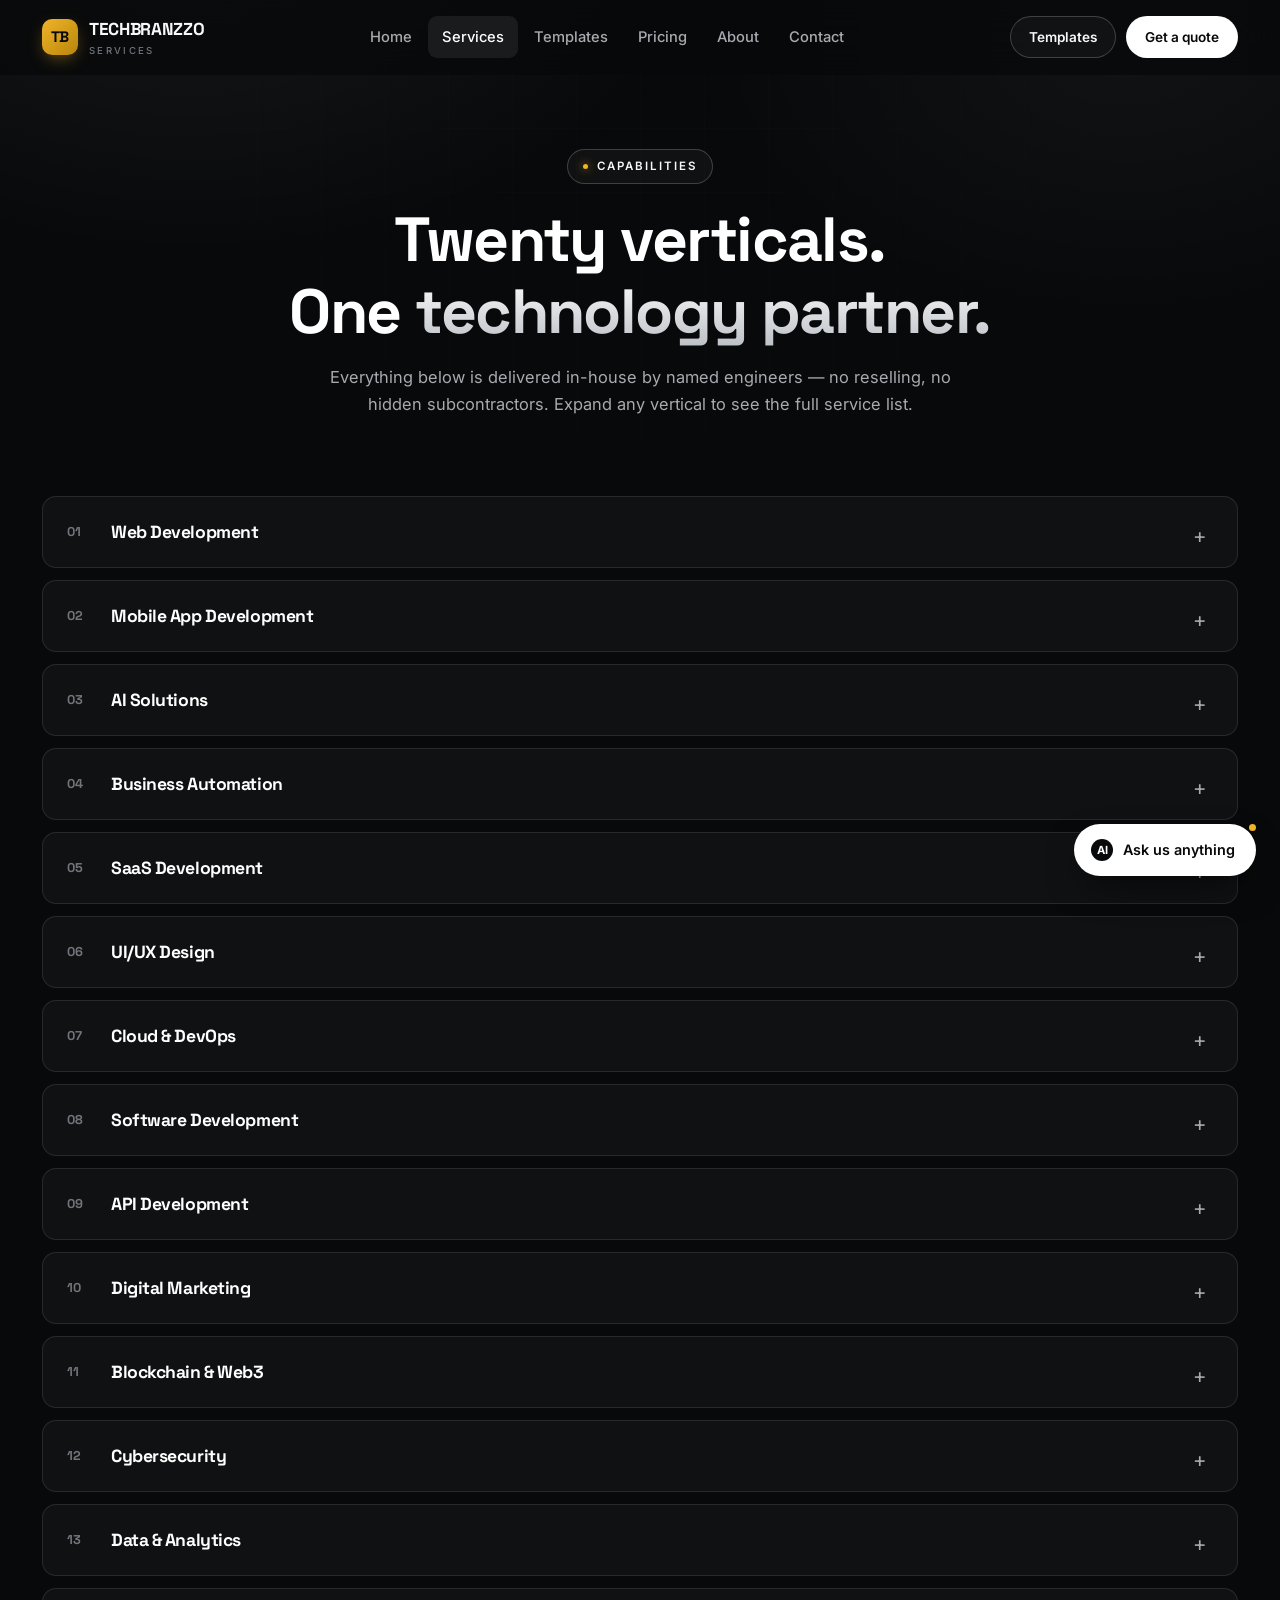
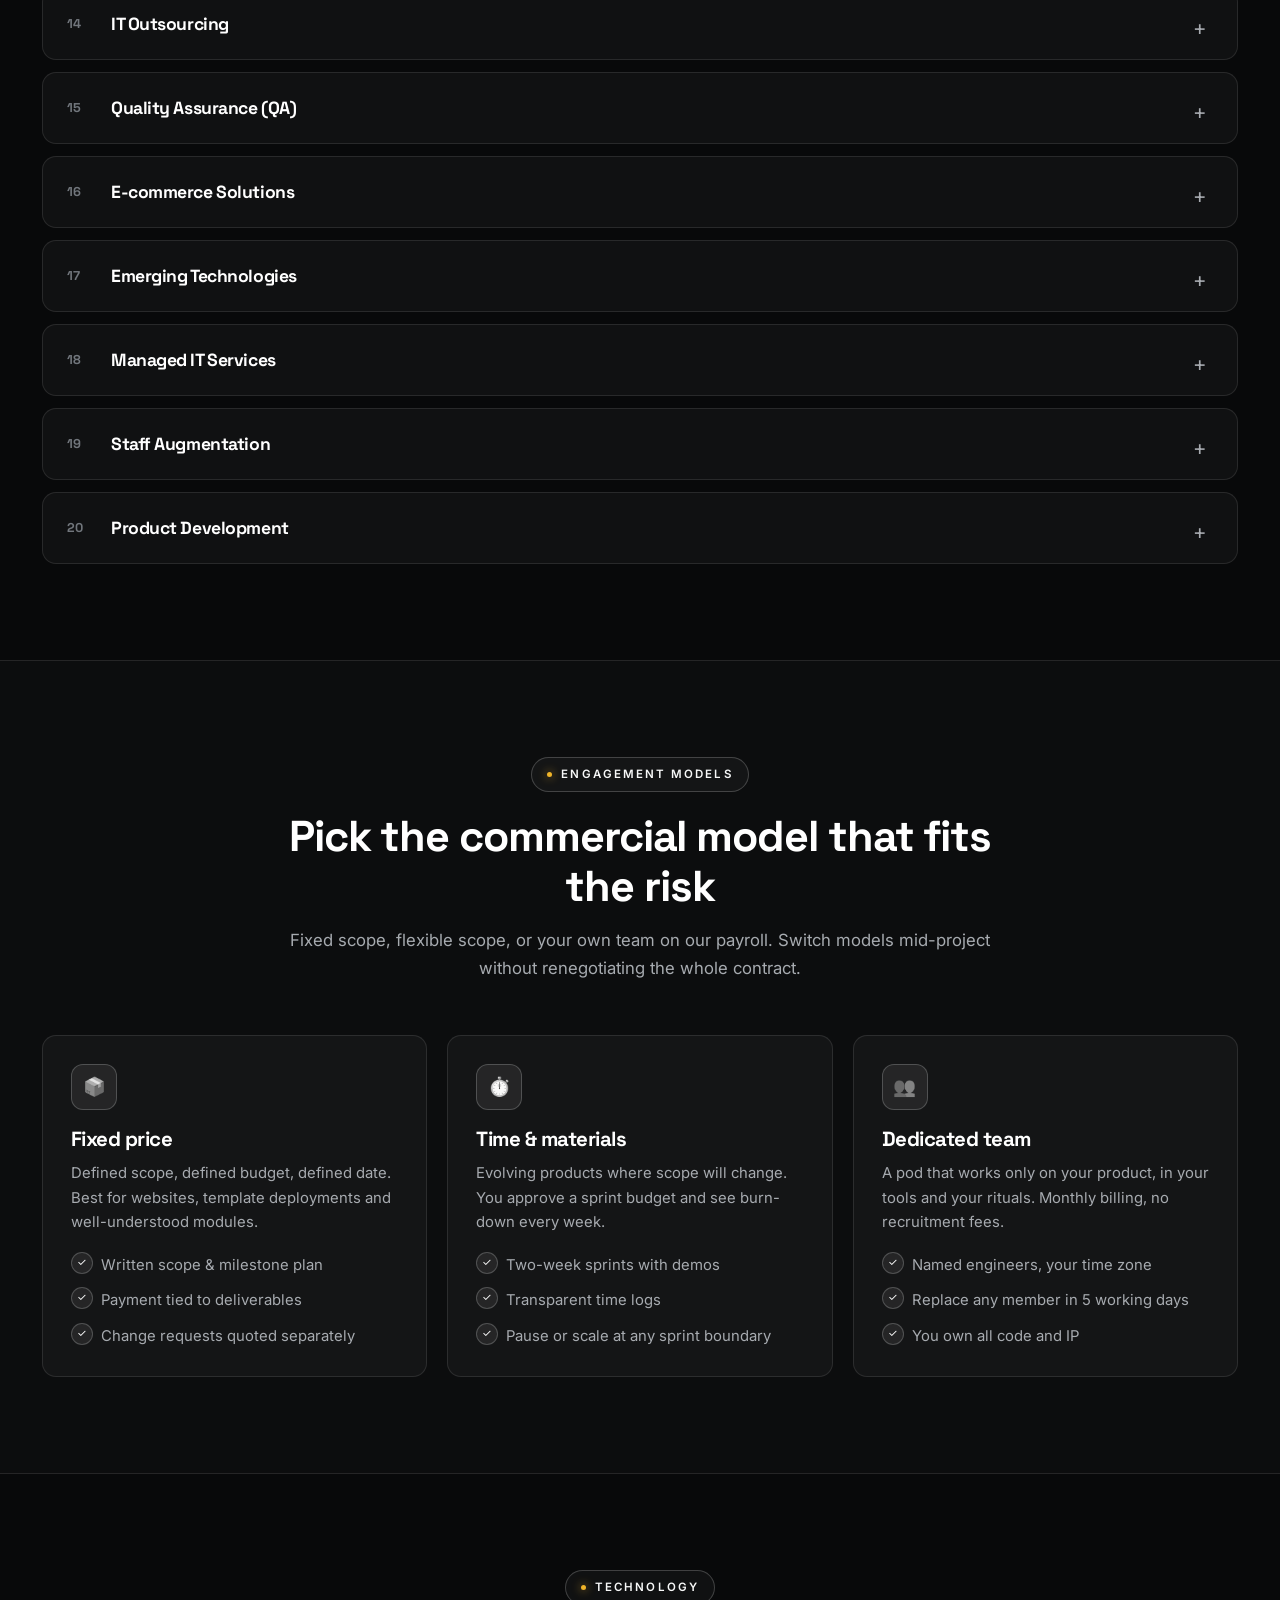
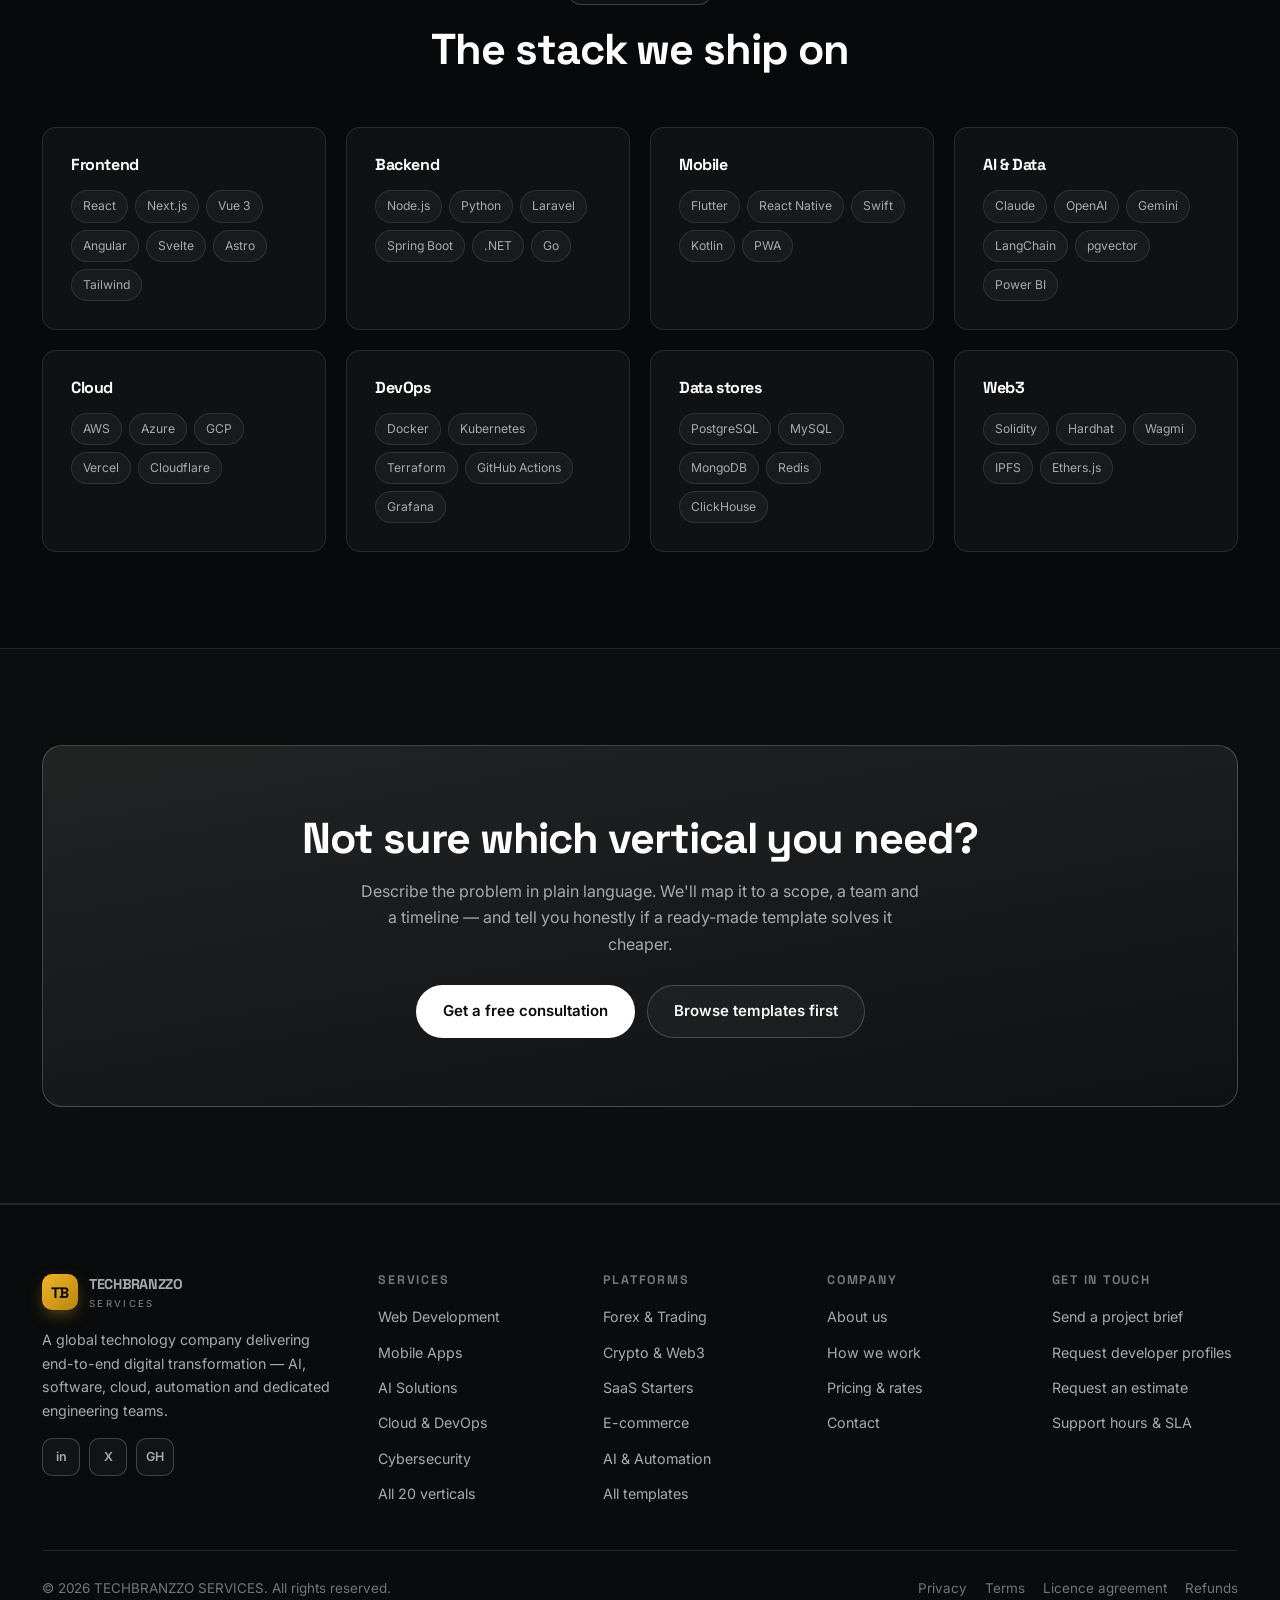
<file: services.html>
<!DOCTYPE html>
<html lang="en">
<head>
<meta charset="UTF-8">
<meta name="viewport" content="width=device-width, initial-scale=1">
<title>Services — TECHBRANZZO SERVICES | 20 Technology Verticals</title>
<meta name="description" content="Full-service IT company: web, mobile, AI, automation, SaaS, UI/UX, cloud & DevOps, software, APIs, marketing, blockchain, cybersecurity, data, outsourcing, QA, e-commerce, emerging tech, managed IT, staff augmentation and product development.">
<link rel="preconnect" href="https://fonts.googleapis.com">
<link rel="preconnect" href="https://fonts.gstatic.com" crossorigin>
<link href="https://fonts.googleapis.com/css2?family=Inter:wght@400;500;600;700&family=Space+Grotesk:wght@500;600;700&display=swap" rel="stylesheet">
<link rel="stylesheet" href="assets/css/style.css?v=4">
<link rel="icon" href="data:image/svg+xml,<svg xmlns='http://www.w3.org/2000/svg' viewBox='0 0 100 100'><defs><linearGradient id='g' x1='0' y1='0' x2='1' y2='1'><stop offset='0' stop-color='%23f0b429'/><stop offset='1' stop-color='%23b8860b'/></linearGradient></defs><rect width='100' height='100' rx='22' fill='url(%23g)'/><text y='68' x='50' text-anchor='middle' font-size='52' font-family='sans-serif' font-weight='bold' fill='%23000000'>TB</text></svg>">
<link rel="canonical" href="https://techbranzzoservices.com/services.html">
<meta name="robots" content="index, follow, max-image-preview:large">
<meta name="theme-color" content="#08090a">
<meta name="author" content="TECHBRANZZO SERVICES">
<!-- Open Graph -->
<meta property="og:type" content="website">
<meta property="og:site_name" content="TECHBRANZZO SERVICES">
<meta property="og:title" content="Services — TECHBRANZZO SERVICES | 20 Technology Verticals">
<meta property="og:description" content="Full-service IT company: web, mobile, AI, automation, SaaS, UI/UX, cloud &amp; DevOps, software, APIs, marketing, blockchain, cybersecurity, data, outsourcing, QA, e-commerce, emerging tech, managed IT, staff augmentation and product development.">
<meta property="og:url" content="https://techbranzzoservices.com/services.html">
<meta property="og:image" content="https://techbranzzoservices.com/assets/img/og-image.png">
<meta property="og:image:width" content="1200">
<meta property="og:image:height" content="630">
<meta property="og:image:alt" content="TECHBRANZZO SERVICES — global technology partner">
<meta property="og:locale" content="en_US">
<!-- Twitter -->
<meta name="twitter:card" content="summary_large_image">
<meta name="twitter:title" content="Services — TECHBRANZZO SERVICES | 20 Technology Verticals">
<meta name="twitter:description" content="Full-service IT company: web, mobile, AI, automation, SaaS, UI/UX, cloud &amp; DevOps, software, APIs, marketing, blockchain, cybersecurity, data, outsourcing, QA, e-commerce, emerging tech, managed IT, staff augmentation and product development.">
<meta name="twitter:image" content="https://techbranzzoservices.com/assets/img/og-image.png">
</head>
<body>

<div id="site-header"></div>

<section class="page-hero">
  <div class="wrap">
    <span class="eyebrow">Capabilities</span>
    <h1>Twenty verticals.<br>One <span class="grad-text">technology partner.</span></h1>
    <p>Everything below is delivered in-house by named engineers — no reselling, no hidden subcontractors. Expand any vertical to see the full service list.</p>
  </div>
</section>

<section style="padding-top:34px">
  <div class="wrap">

    <div class="vert rv" id="web-development">
      <div class="vert-head"><span class="vert-num">01</span><h3>Web Development</h3><span class="plus">+</span></div>
      <div class="vert-body"><ul>
        <li>Corporate websites</li><li>E-commerce websites</li><li>Landing pages</li>
        <li>CRM &amp; ERP portals</li><li>Custom web applications</li><li>WordPress development</li>
        <li>Shopify development</li><li>WooCommerce</li><li>Website maintenance</li>
        <li>Website speed optimization</li><li>Website migration</li>
      </ul></div>
    </div>

    <div class="vert rv" id="mobile-app-development">
      <div class="vert-head"><span class="vert-num">02</span><h3>Mobile App Development</h3><span class="plus">+</span></div>
      <div class="vert-body"><ul>
        <li>Android apps</li><li>iOS apps</li><li>Flutter apps</li><li>React Native apps</li>
        <li>Hybrid apps</li><li>Progressive Web Apps (PWA)</li><li>App maintenance</li>
        <li>App Store &amp; Google Play deployment</li>
      </ul></div>
    </div>

    <div class="vert rv" id="ai-solutions">
      <div class="vert-head"><span class="vert-num">03</span><h3>AI Solutions</h3><span class="plus">+</span></div>
      <div class="vert-body"><ul>
        <li>AI chatbot development</li><li>Customer support AI agents</li><li>WhatsApp AI bots</li>
        <li>Voice AI assistants</li><li>AI automation</li><li>GPT integration</li>
        <li>Claude integration</li><li>Gemini integration</li><li>AI document processing</li>
        <li>AI knowledge base</li><li>AI email assistant</li><li>AI sales assistant</li>
      </ul></div>
    </div>

    <div class="vert rv" id="business-automation">
      <div class="vert-head"><span class="vert-num">04</span><h3>Business Automation</h3><span class="plus">+</span></div>
      <div class="vert-body"><ul>
        <li>CRM automation</li><li>HR automation</li><li>Invoice automation</li>
        <li>Workflow automation</li><li>Lead management</li><li>Marketing automation</li>
        <li>Appointment booking systems</li><li>ERP implementation</li>
      </ul></div>
    </div>

    <div class="vert rv" id="saas-development">
      <div class="vert-head"><span class="vert-num">05</span><h3>SaaS Development</h3><span class="plus">+</span></div>
      <div class="vert-body"><ul>
        <li>Custom SaaS products</li><li>Multi-tenant SaaS</li><li>Subscription systems</li>
        <li>Billing integration</li><li>User management</li><li>Dashboard development</li>
      </ul></div>
    </div>

    <div class="vert rv" id="ui-ux-design">
      <div class="vert-head"><span class="vert-num">06</span><h3>UI/UX Design</h3><span class="plus">+</span></div>
      <div class="vert-body"><ul>
        <li>Website UI</li><li>Mobile UI</li><li>Dashboard UI</li><li>Wireframes</li>
        <li>Prototypes</li><li>Branding</li><li>Design systems</li>
      </ul></div>
    </div>

    <div class="vert rv" id="cloud-devops">
      <div class="vert-head"><span class="vert-num">07</span><h3>Cloud &amp; DevOps</h3><span class="plus">+</span></div>
      <div class="vert-body"><ul>
        <li>AWS</li><li>Azure</li><li>Google Cloud</li><li>Docker</li><li>Kubernetes</li>
        <li>CI/CD</li><li>Server management</li><li>VPS management</li><li>Cloud migration</li>
        <li>Load balancing</li><li>Backup solutions</li>
      </ul></div>
    </div>

    <div class="vert rv" id="software-development">
      <div class="vert-head"><span class="vert-num">08</span><h3>Software Development</h3><span class="plus">+</span></div>
      <div class="vert-body"><ul>
        <li>Desktop software</li><li>POS systems</li><li>Inventory management</li>
        <li>School management</li><li>Hospital management</li><li>Hotel management</li>
        <li>Custom software</li><li>Enterprise applications</li>
      </ul></div>
    </div>

    <div class="vert rv" id="api-development">
      <div class="vert-head"><span class="vert-num">09</span><h3>API Development</h3><span class="plus">+</span></div>
      <div class="vert-body"><ul>
        <li>REST API</li><li>GraphQL</li><li>Third-party integrations</li>
        <li>Payment gateway integration</li><li>SMS API</li><li>WhatsApp API</li>
        <li>Shipping API</li><li>ERP integrations</li>
      </ul></div>
    </div>

    <div class="vert rv" id="digital-marketing">
      <div class="vert-head"><span class="vert-num">10</span><h3>Digital Marketing</h3><span class="plus">+</span></div>
      <div class="vert-body"><ul>
        <li>SEO</li><li>Google Ads</li><li>Meta Ads</li><li>LinkedIn Ads</li>
        <li>Email marketing</li><li>Content marketing</li><li>Social media management</li>
        <li>Conversion optimization</li>
      </ul></div>
    </div>

    <div class="vert rv" id="blockchain-web3">
      <div class="vert-head"><span class="vert-num">11</span><h3>Blockchain &amp; Web3</h3><span class="plus">+</span></div>
      <div class="vert-body"><ul>
        <li>Crypto wallet development</li><li>Exchange platform development</li><li>Token development</li>
        <li>Smart contracts</li><li>NFT marketplace</li><li>Staking platforms</li><li>Web3 integration</li>
      </ul></div>
    </div>

    <div class="vert rv" id="cybersecurity">
      <div class="vert-head"><span class="vert-num">12</span><h3>Cybersecurity</h3><span class="plus">+</span></div>
      <div class="vert-body"><ul>
        <li>Security audits</li><li>Penetration testing</li><li>Vulnerability assessment</li>
        <li>Firewall configuration</li><li>Data protection</li><li>Security monitoring</li>
      </ul></div>
    </div>

    <div class="vert rv" id="data-analytics">
      <div class="vert-head"><span class="vert-num">13</span><h3>Data &amp; Analytics</h3><span class="plus">+</span></div>
      <div class="vert-body"><ul>
        <li>Power BI dashboards</li><li>Business intelligence</li><li>Data visualization</li>
        <li>Database optimization</li><li>Reporting systems</li>
      </ul></div>
    </div>

    <div class="vert rv" id="it-outsourcing">
      <div class="vert-head"><span class="vert-num">14</span><h3>IT Outsourcing</h3><span class="plus">+</span></div>
      <div class="vert-body"><ul>
        <li>Dedicated developers</li><li>Remote development teams</li><li>QA engineers</li>
        <li>UI/UX designers</li><li>Project managers</li><li>DevOps engineers</li>
        <li>AI engineers</li><li>Customer support teams</li><li>Call center outsourcing</li>
      </ul></div>
    </div>

    <div class="vert rv" id="quality-assurance">
      <div class="vert-head"><span class="vert-num">15</span><h3>Quality Assurance (QA)</h3><span class="plus">+</span></div>
      <div class="vert-body"><ul>
        <li>Manual testing</li><li>Automation testing</li><li>Performance testing</li>
        <li>Security testing</li><li>Mobile testing</li><li>Regression testing</li>
      </ul></div>
    </div>

    <div class="vert rv" id="ecommerce-solutions">
      <div class="vert-head"><span class="vert-num">16</span><h3>E-commerce Solutions</h3><span class="plus">+</span></div>
      <div class="vert-body"><ul>
        <li>Shopify stores</li><li>WooCommerce</li><li>Magento</li>
        <li>Custom marketplaces</li><li>Payment integration</li><li>Multi-vendor platforms</li>
      </ul></div>
    </div>

    <div class="vert rv" id="emerging-technologies">
      <div class="vert-head"><span class="vert-num">17</span><h3>Emerging Technologies</h3><span class="plus">+</span></div>
      <div class="vert-body"><ul>
        <li>Internet of Things (IoT)</li><li>AR/VR applications</li><li>Digital twins</li>
        <li>Edge computing</li><li>Computer vision</li><li>Machine learning models</li>
      </ul></div>
    </div>

    <div class="vert rv" id="managed-it-services">
      <div class="vert-head"><span class="vert-num">18</span><h3>Managed IT Services</h3><span class="plus">+</span></div>
      <div class="vert-body"><ul>
        <li>24/7 technical support</li><li>Server monitoring</li><li>Network management</li>
        <li>Software updates</li><li>Backup &amp; disaster recovery</li><li>IT consulting</li>
      </ul></div>
    </div>

    <div class="vert rv" id="staff-augmentation">
      <div class="vert-head"><span class="vert-num">19</span><h3>Staff Augmentation</h3><span class="plus">+</span></div>
      <div class="vert-body"><ul>
        <li>Hire dedicated developers</li><li>Dedicated AI engineers</li><li>Dedicated QA engineers</li>
        <li>Dedicated designers</li><li>Dedicated DevOps engineers</li><li>Contract staffing</li>
      </ul></div>
    </div>

    <div class="vert rv" id="product-development">
      <div class="vert-head"><span class="vert-num">20</span><h3>Product Development</h3><span class="plus">+</span></div>
      <div class="vert-body"><ul>
        <li>MVP development</li><li>Startup consulting</li><li>Product strategy</li>
        <li>Product design</li><li>Product scaling</li><li>Ongoing maintenance</li>
      </ul></div>
    </div>

  </div>
</section>

<!-- ============ ENGAGEMENT MODELS ============ -->
<section class="section-alt">
  <div class="wrap">
    <div class="sec-head center rv">
      <span class="eyebrow">Engagement models</span>
      <h2>Pick the commercial model that fits the risk</h2>
      <p>Fixed scope, flexible scope, or your own team on our payroll. Switch models mid-project without renegotiating the whole contract.</p>
    </div>
    <div class="grid g-3">
      <div class="card rv">
        <div class="icon">📦</div>
        <h3>Fixed price</h3>
        <p>Defined scope, defined budget, defined date. Best for websites, template deployments and well-understood modules.</p>
        <ul class="feat-list" style="margin-top:18px">
          <li>Written scope &amp; milestone plan</li>
          <li>Payment tied to deliverables</li>
          <li>Change requests quoted separately</li>
        </ul>
      </div>
      <div class="card rv">
        <div class="icon">⏱️</div>
        <h3>Time &amp; materials</h3>
        <p>Evolving products where scope will change. You approve a sprint budget and see burn-down every week.</p>
        <ul class="feat-list" style="margin-top:18px">
          <li>Two-week sprints with demos</li>
          <li>Transparent time logs</li>
          <li>Pause or scale at any sprint boundary</li>
        </ul>
      </div>
      <div class="card rv">
        <div class="icon">👥</div>
        <h3>Dedicated team</h3>
        <p>A pod that works only on your product, in your tools and your rituals. Monthly billing, no recruitment fees.</p>
        <ul class="feat-list" style="margin-top:18px">
          <li>Named engineers, your time zone</li>
          <li>Replace any member in 5 working days</li>
          <li>You own all code and IP</li>
        </ul>
      </div>
    </div>
  </div>
</section>

<!-- ============ TECH STACK ============ -->
<section>
  <div class="wrap">
    <div class="sec-head center rv">
      <span class="eyebrow">Technology</span>
      <h2>The stack we ship on</h2>
    </div>
    <div class="grid g-4">
      <div class="card rv"><h3 style="font-size:1rem">Frontend</h3><div class="chips"><span class="chip">React</span><span class="chip">Next.js</span><span class="chip">Vue 3</span><span class="chip">Angular</span><span class="chip">Svelte</span><span class="chip">Astro</span><span class="chip">Tailwind</span></div></div>
      <div class="card rv"><h3 style="font-size:1rem">Backend</h3><div class="chips"><span class="chip">Node.js</span><span class="chip">Python</span><span class="chip">Laravel</span><span class="chip">Spring Boot</span><span class="chip">.NET</span><span class="chip">Go</span></div></div>
      <div class="card rv"><h3 style="font-size:1rem">Mobile</h3><div class="chips"><span class="chip">Flutter</span><span class="chip">React Native</span><span class="chip">Swift</span><span class="chip">Kotlin</span><span class="chip">PWA</span></div></div>
      <div class="card rv"><h3 style="font-size:1rem">AI &amp; Data</h3><div class="chips"><span class="chip">Claude</span><span class="chip">OpenAI</span><span class="chip">Gemini</span><span class="chip">LangChain</span><span class="chip">pgvector</span><span class="chip">Power BI</span></div></div>
      <div class="card rv"><h3 style="font-size:1rem">Cloud</h3><div class="chips"><span class="chip">AWS</span><span class="chip">Azure</span><span class="chip">GCP</span><span class="chip">Vercel</span><span class="chip">Cloudflare</span></div></div>
      <div class="card rv"><h3 style="font-size:1rem">DevOps</h3><div class="chips"><span class="chip">Docker</span><span class="chip">Kubernetes</span><span class="chip">Terraform</span><span class="chip">GitHub Actions</span><span class="chip">Grafana</span></div></div>
      <div class="card rv"><h3 style="font-size:1rem">Data stores</h3><div class="chips"><span class="chip">PostgreSQL</span><span class="chip">MySQL</span><span class="chip">MongoDB</span><span class="chip">Redis</span><span class="chip">ClickHouse</span></div></div>
      <div class="card rv"><h3 style="font-size:1rem">Web3</h3><div class="chips"><span class="chip">Solidity</span><span class="chip">Hardhat</span><span class="chip">Wagmi</span><span class="chip">IPFS</span><span class="chip">Ethers.js</span></div></div>
    </div>
  </div>
</section>

<section class="section-alt">
  <div class="wrap">
    <div class="cta-box rv">
      <h2>Not sure which vertical you need?</h2>
      <p>Describe the problem in plain language. We'll map it to a scope, a team and a timeline — and tell you honestly if a ready-made template solves it cheaper.</p>
      <div class="cta-actions">
        <a class="btn btn-primary" href="contact.html">Get a free consultation</a>
        <a class="btn btn-ghost" href="templates.html">Browse templates first</a>
      </div>
    </div>
  </div>
</section>

<div id="site-footer"></div>

<script src="assets/js/data.js?v=4"></script>
<script src="assets/js/main.js?v=4"></script>
</body>
</html>
</file>
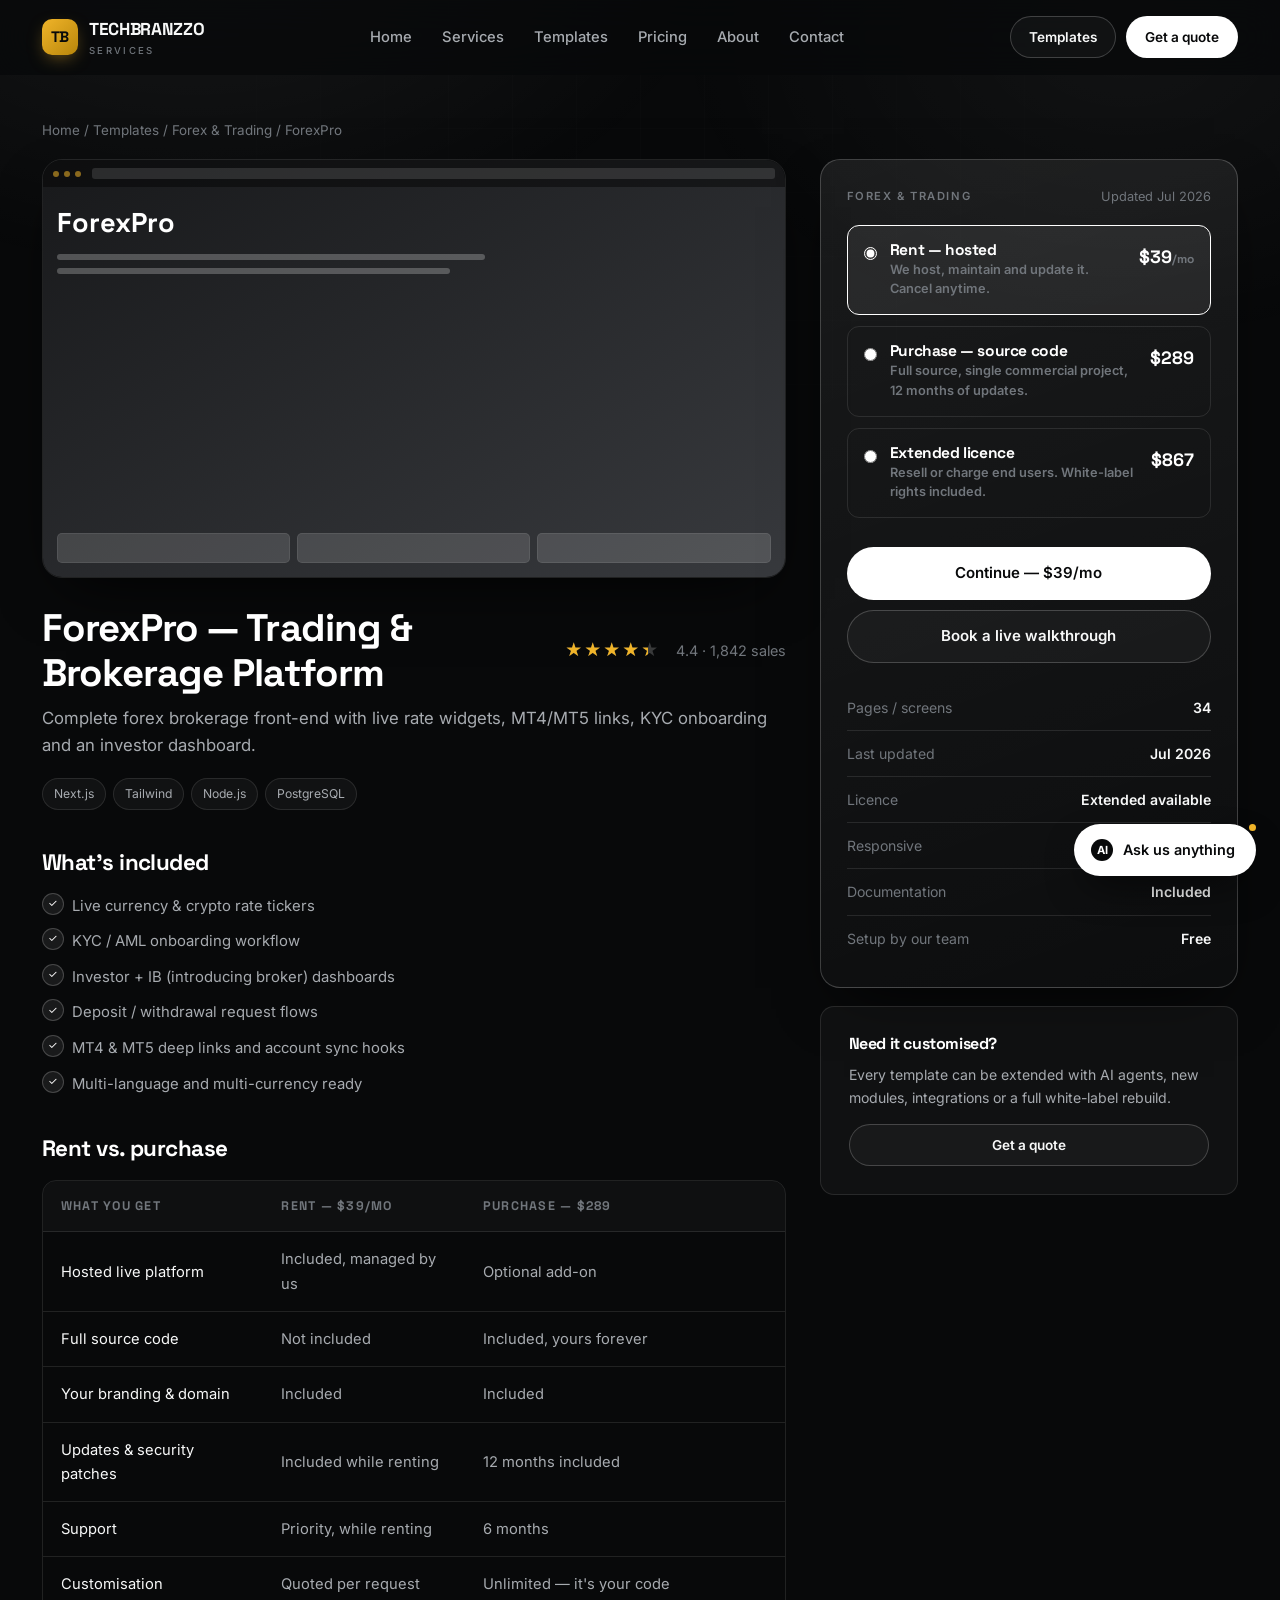
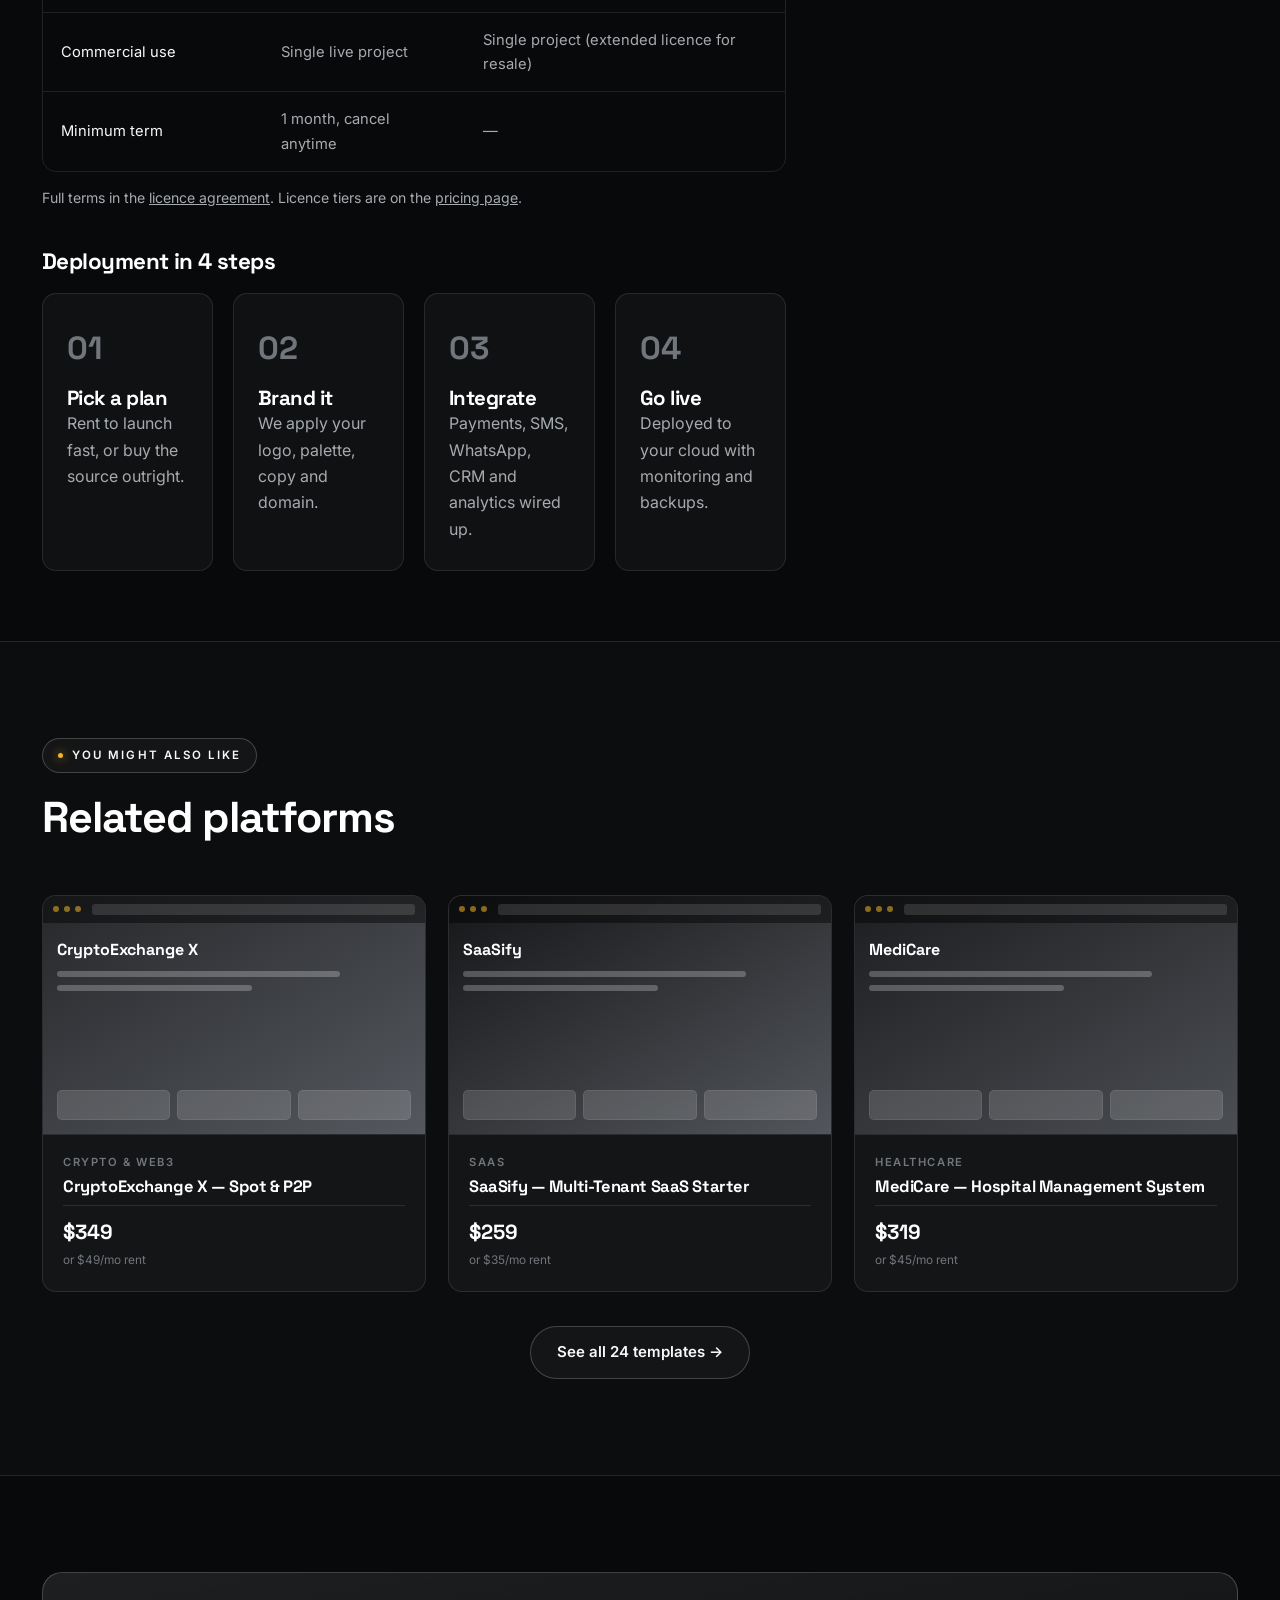
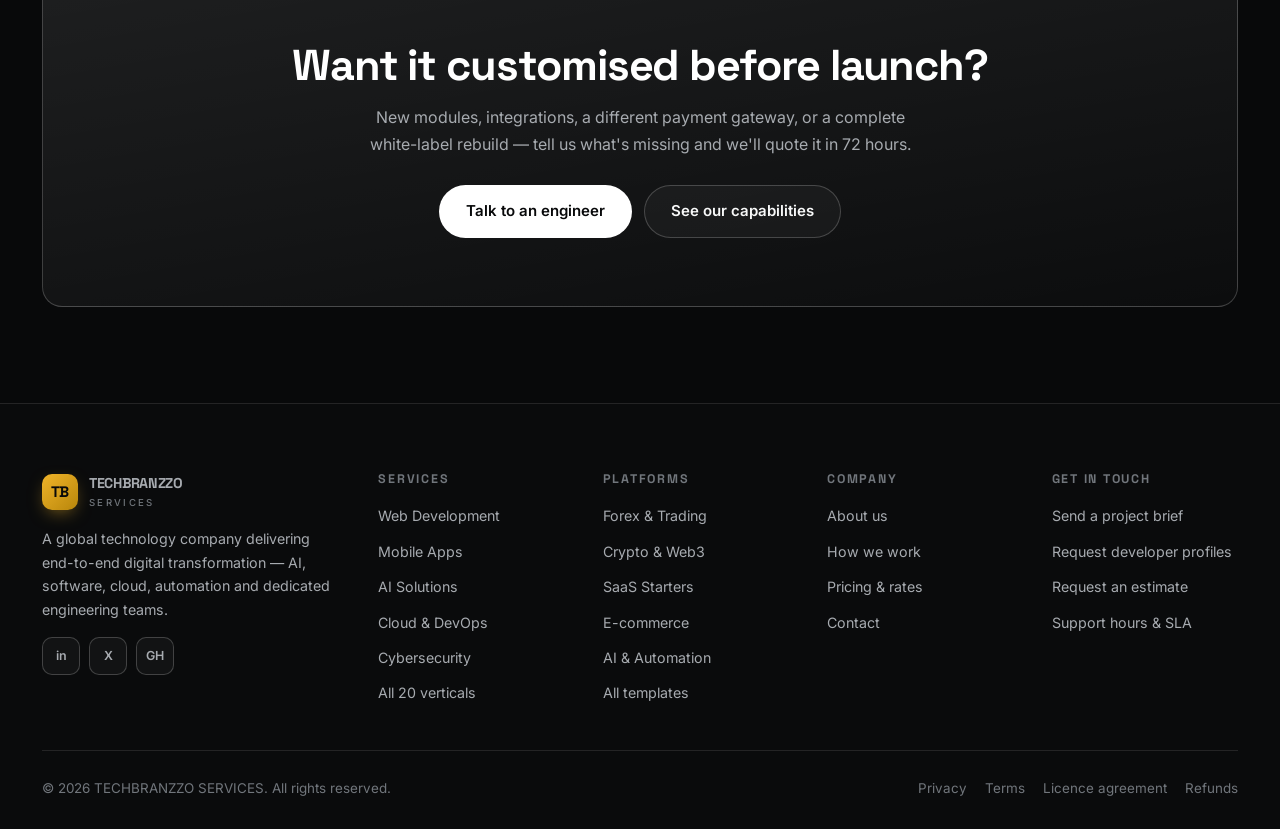
<file: template.html>
<!DOCTYPE html>
<html lang="en">
<head>
<meta charset="UTF-8">
<meta name="viewport" content="width=device-width, initial-scale=1">
<title>Template — TECHBRANZZO SERVICES</title>
<meta name="description" content="Preview, rent or purchase a production-ready platform from TECHBRANZZO SERVICES. Free setup, full documentation, source code available.">
<link rel="preconnect" href="https://fonts.googleapis.com">
<link rel="preconnect" href="https://fonts.gstatic.com" crossorigin>
<link href="https://fonts.googleapis.com/css2?family=Inter:wght@400;500;600;700&family=Space+Grotesk:wght@500;600;700&display=swap" rel="stylesheet">
<link rel="stylesheet" href="assets/css/style.css?v=4">
<link rel="icon" href="data:image/svg+xml,<svg xmlns='http://www.w3.org/2000/svg' viewBox='0 0 100 100'><defs><linearGradient id='g' x1='0' y1='0' x2='1' y2='1'><stop offset='0' stop-color='%23f0b429'/><stop offset='1' stop-color='%23b8860b'/></linearGradient></defs><rect width='100' height='100' rx='22' fill='url(%23g)'/><text y='68' x='50' text-anchor='middle' font-size='52' font-family='sans-serif' font-weight='bold' fill='%23000000'>TB</text></svg>">
<link rel="canonical" href="https://techbranzzoservices.com/template.html">
<meta name="robots" content="index, follow, max-image-preview:large">
<meta name="theme-color" content="#08090a">
<meta name="author" content="TECHBRANZZO SERVICES">
<!-- Open Graph -->
<meta property="og:type" content="website">
<meta property="og:site_name" content="TECHBRANZZO SERVICES">
<meta property="og:title" content="Template — TECHBRANZZO SERVICES">
<meta property="og:description" content="Preview, rent or purchase a production-ready platform from TECHBRANZZO SERVICES. Free setup, full documentation, source code available.">
<meta property="og:url" content="https://techbranzzoservices.com/template.html">
<meta property="og:image" content="https://techbranzzoservices.com/assets/img/og-image.png">
<meta property="og:image:width" content="1200">
<meta property="og:image:height" content="630">
<meta property="og:image:alt" content="TECHBRANZZO SERVICES — global technology partner">
<meta property="og:locale" content="en_US">
<!-- Twitter -->
<meta name="twitter:card" content="summary_large_image">
<meta name="twitter:title" content="Template — TECHBRANZZO SERVICES">
<meta name="twitter:description" content="Preview, rent or purchase a production-ready platform from TECHBRANZZO SERVICES. Free setup, full documentation, source code available.">
<meta name="twitter:image" content="https://techbranzzoservices.com/assets/img/og-image.png">
</head>
<body>

<div id="site-header"></div>

<section style="padding:44px 0 70px">
  <div class="wrap" id="detail"></div>
</section>

<section class="section-alt">
  <div class="wrap">
    <div class="sec-head rv">
      <span class="eyebrow">You might also like</span>
      <h2>Related platforms</h2>
    </div>
    <div class="market-grid" id="related"></div>
    <div style="text-align:center;margin-top:34px">
      <a class="btn btn-ghost" href="templates.html">See all 24 templates →</a>
    </div>
  </div>
</section>

<section>
  <div class="wrap">
    <div class="cta-box rv">
      <h2>Want it customised before launch?</h2>
      <p>New modules, integrations, a different payment gateway, or a complete white-label rebuild — tell us what's missing and we'll quote it in 72 hours.</p>
      <div class="cta-actions">
        <a class="btn btn-primary" href="contact.html">Talk to an engineer</a>
        <a class="btn btn-ghost" href="services.html">See our capabilities</a>
      </div>
    </div>
  </div>
</section>

<div id="site-footer"></div>

<script src="assets/js/data.js?v=4"></script>
<script src="assets/js/main.js?v=4"></script>
</body>
</html>
</file>
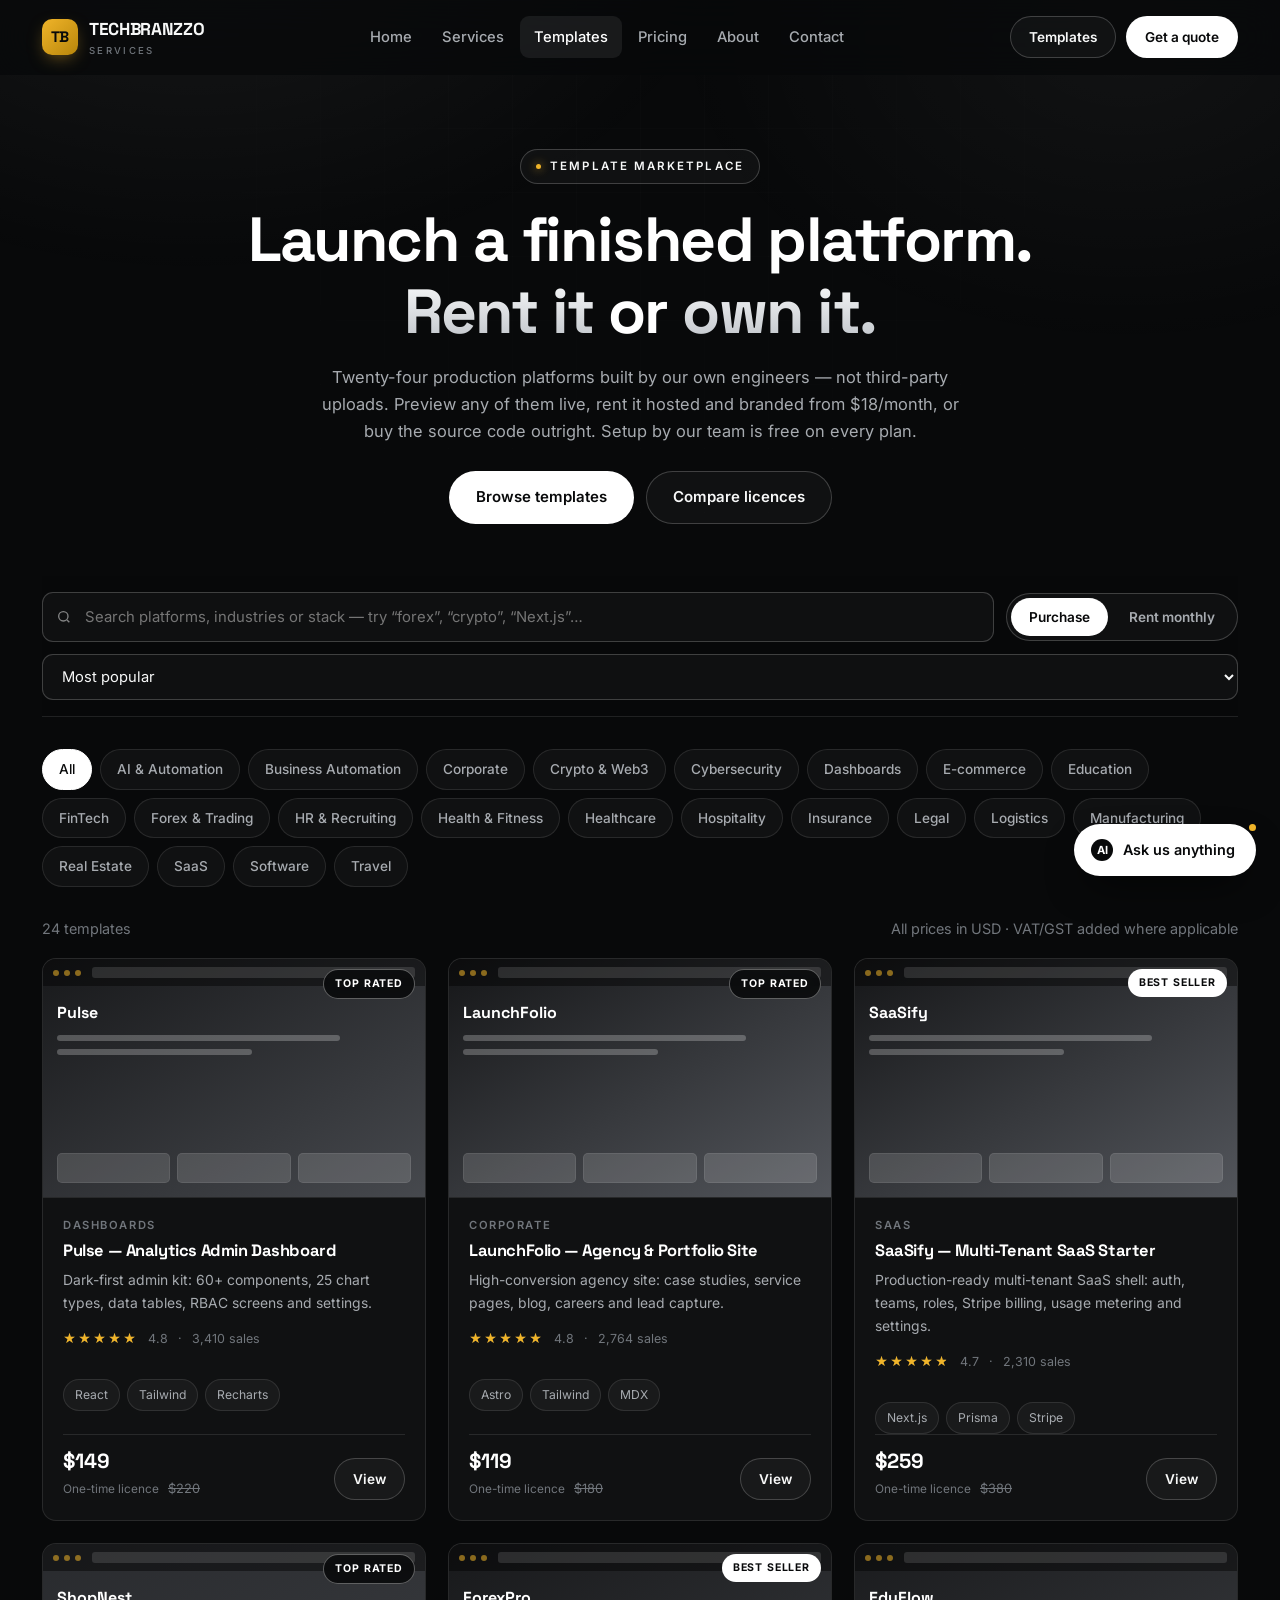
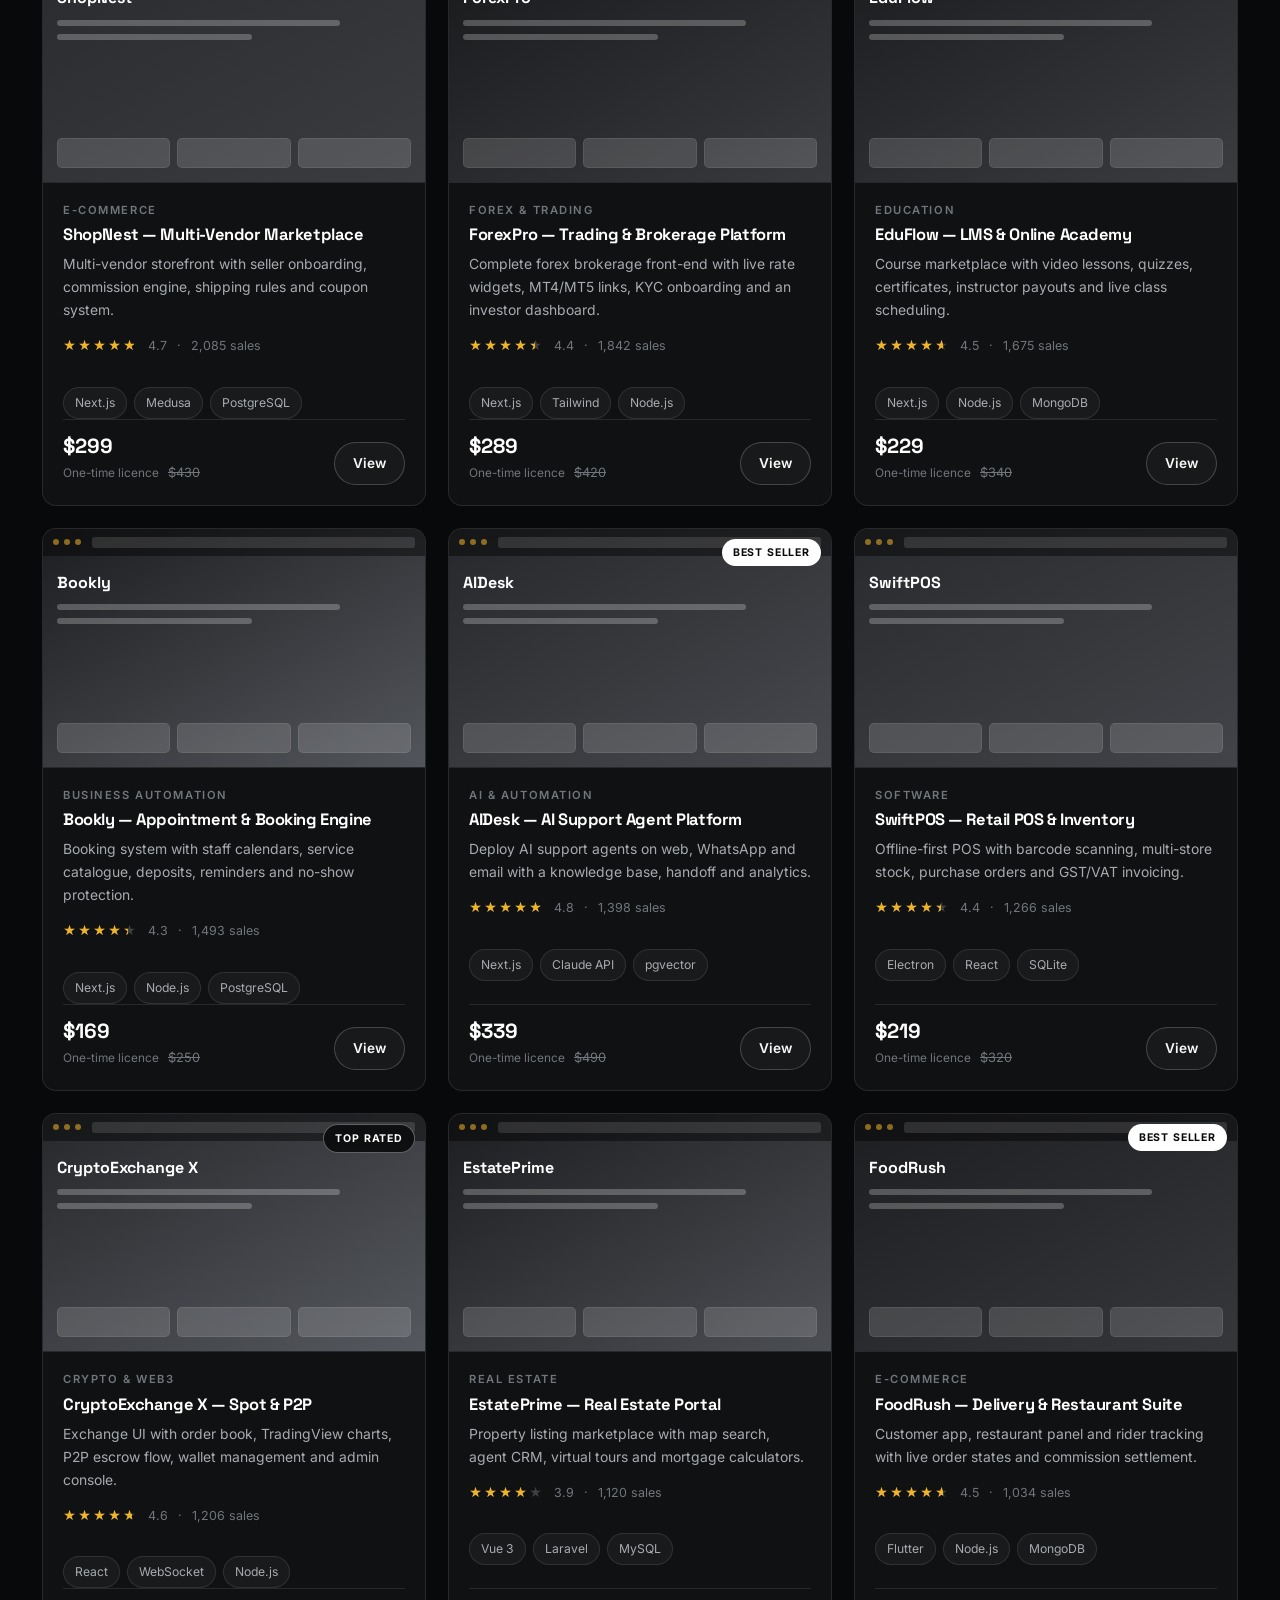
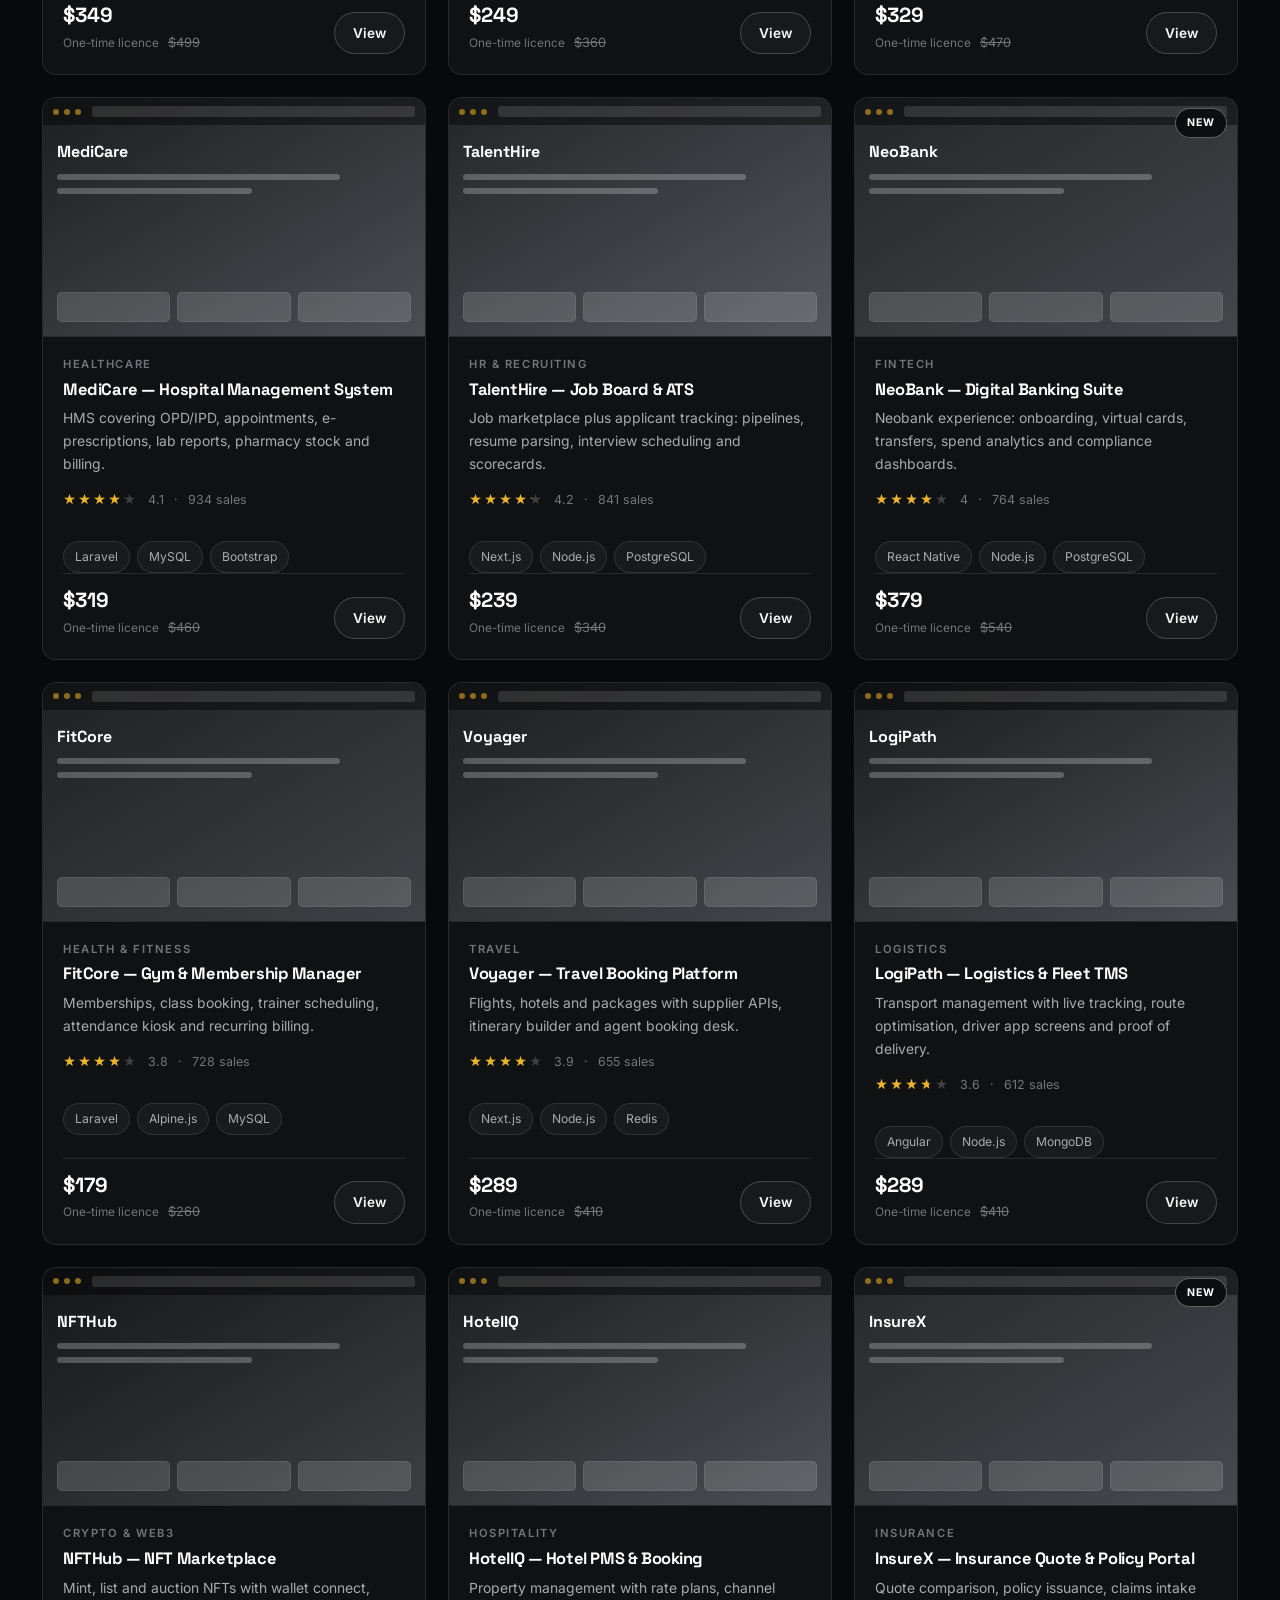
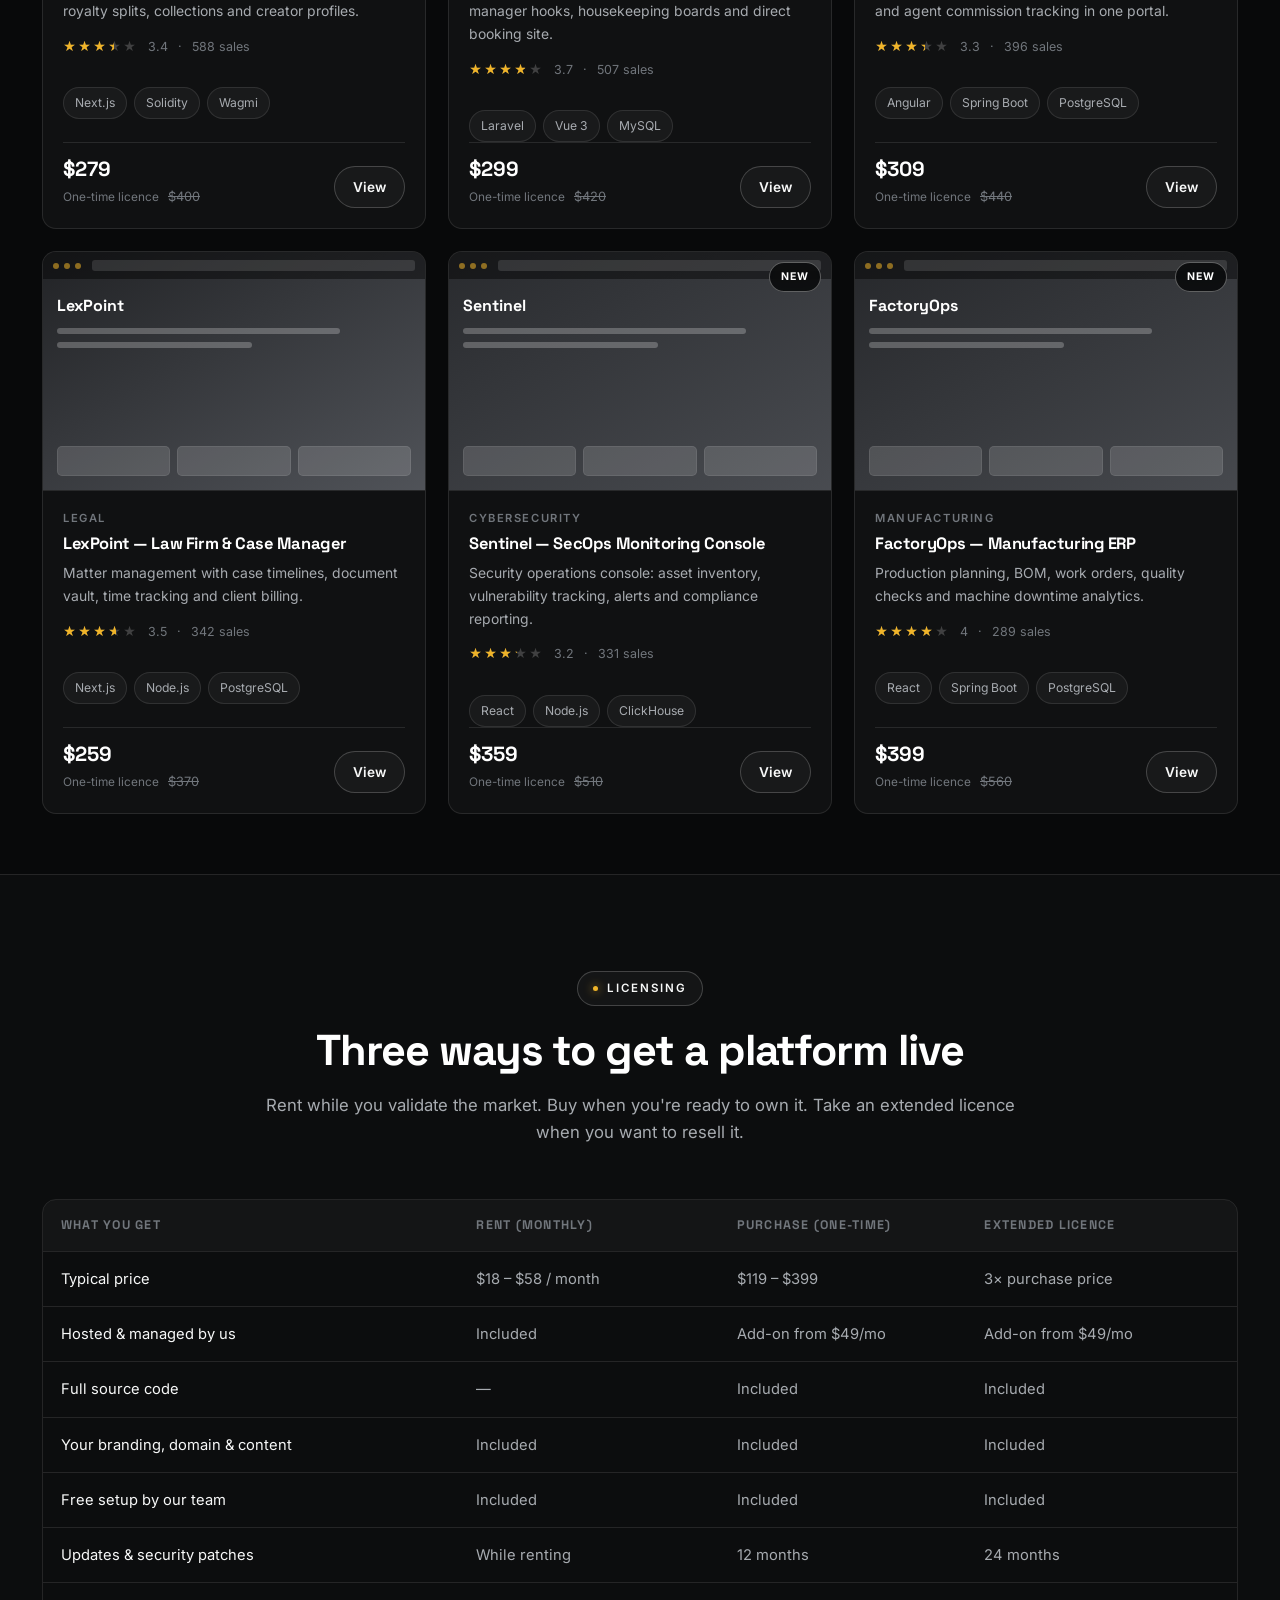
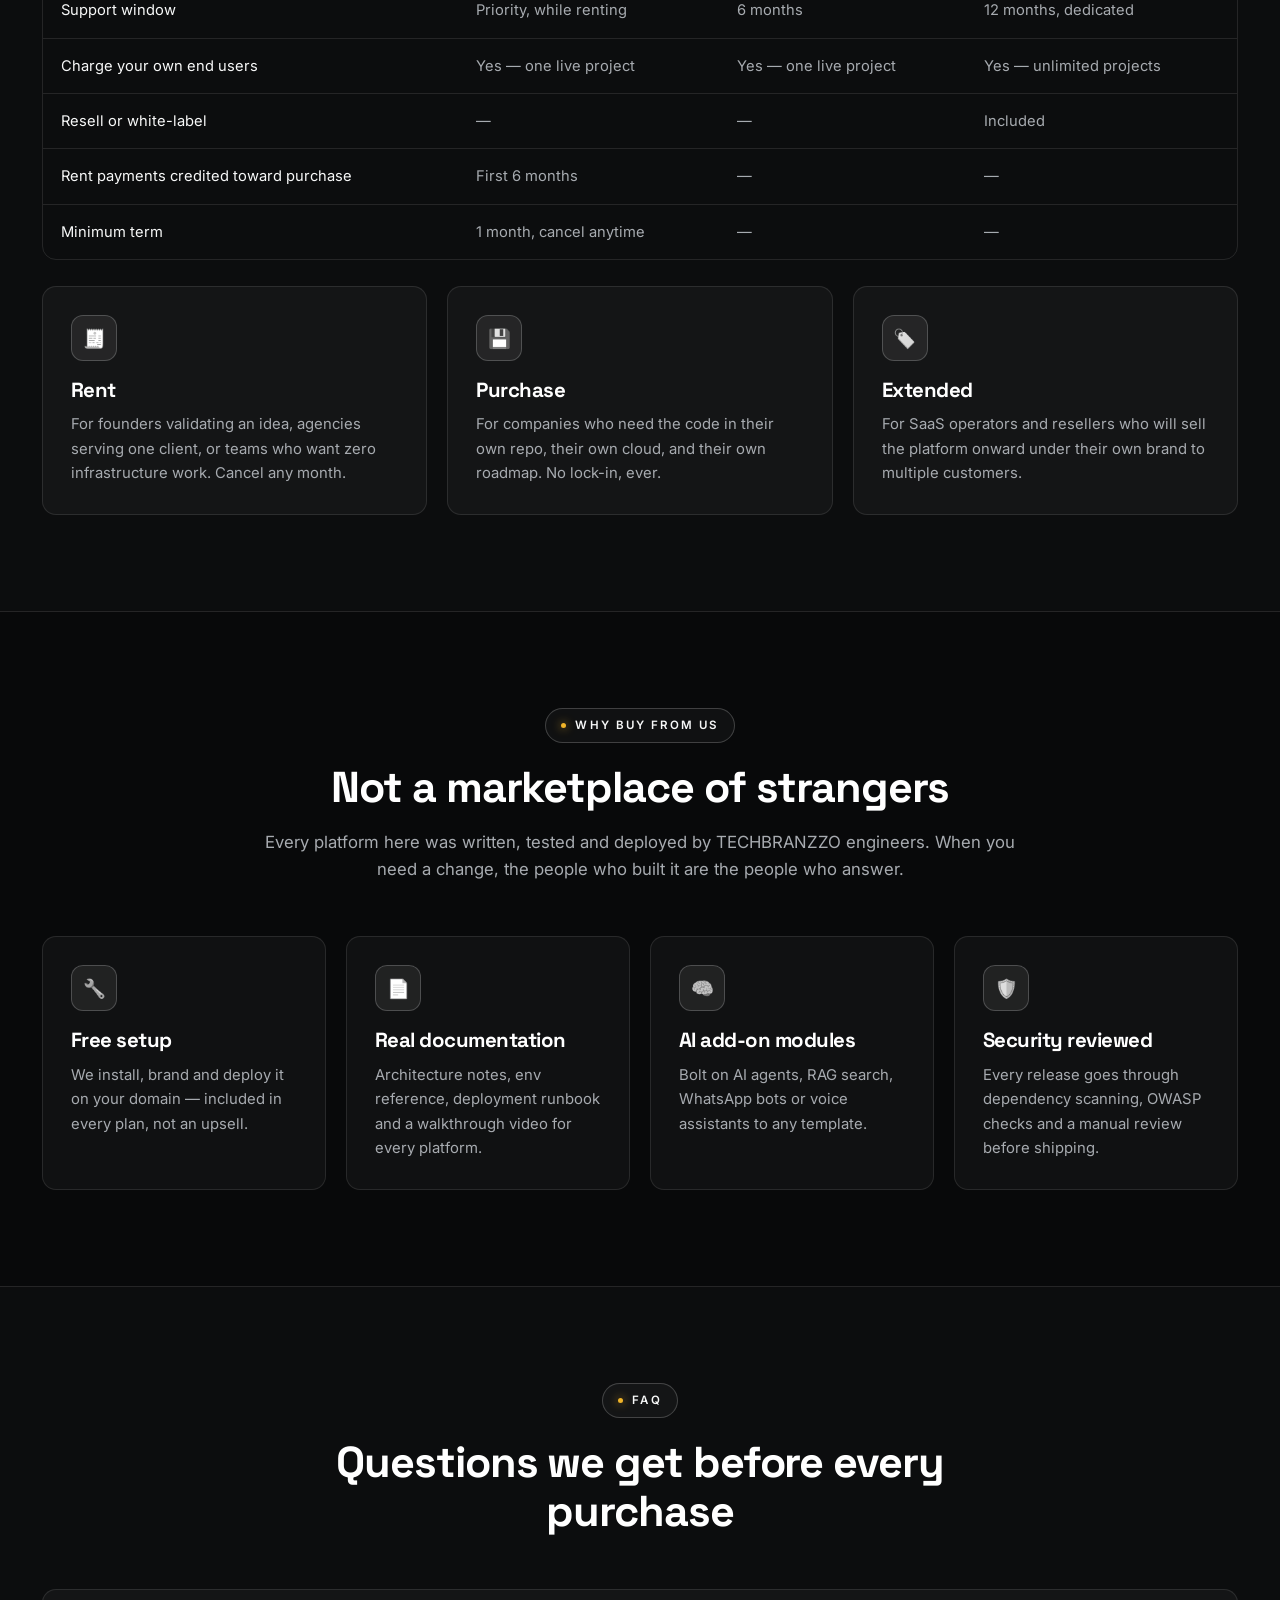
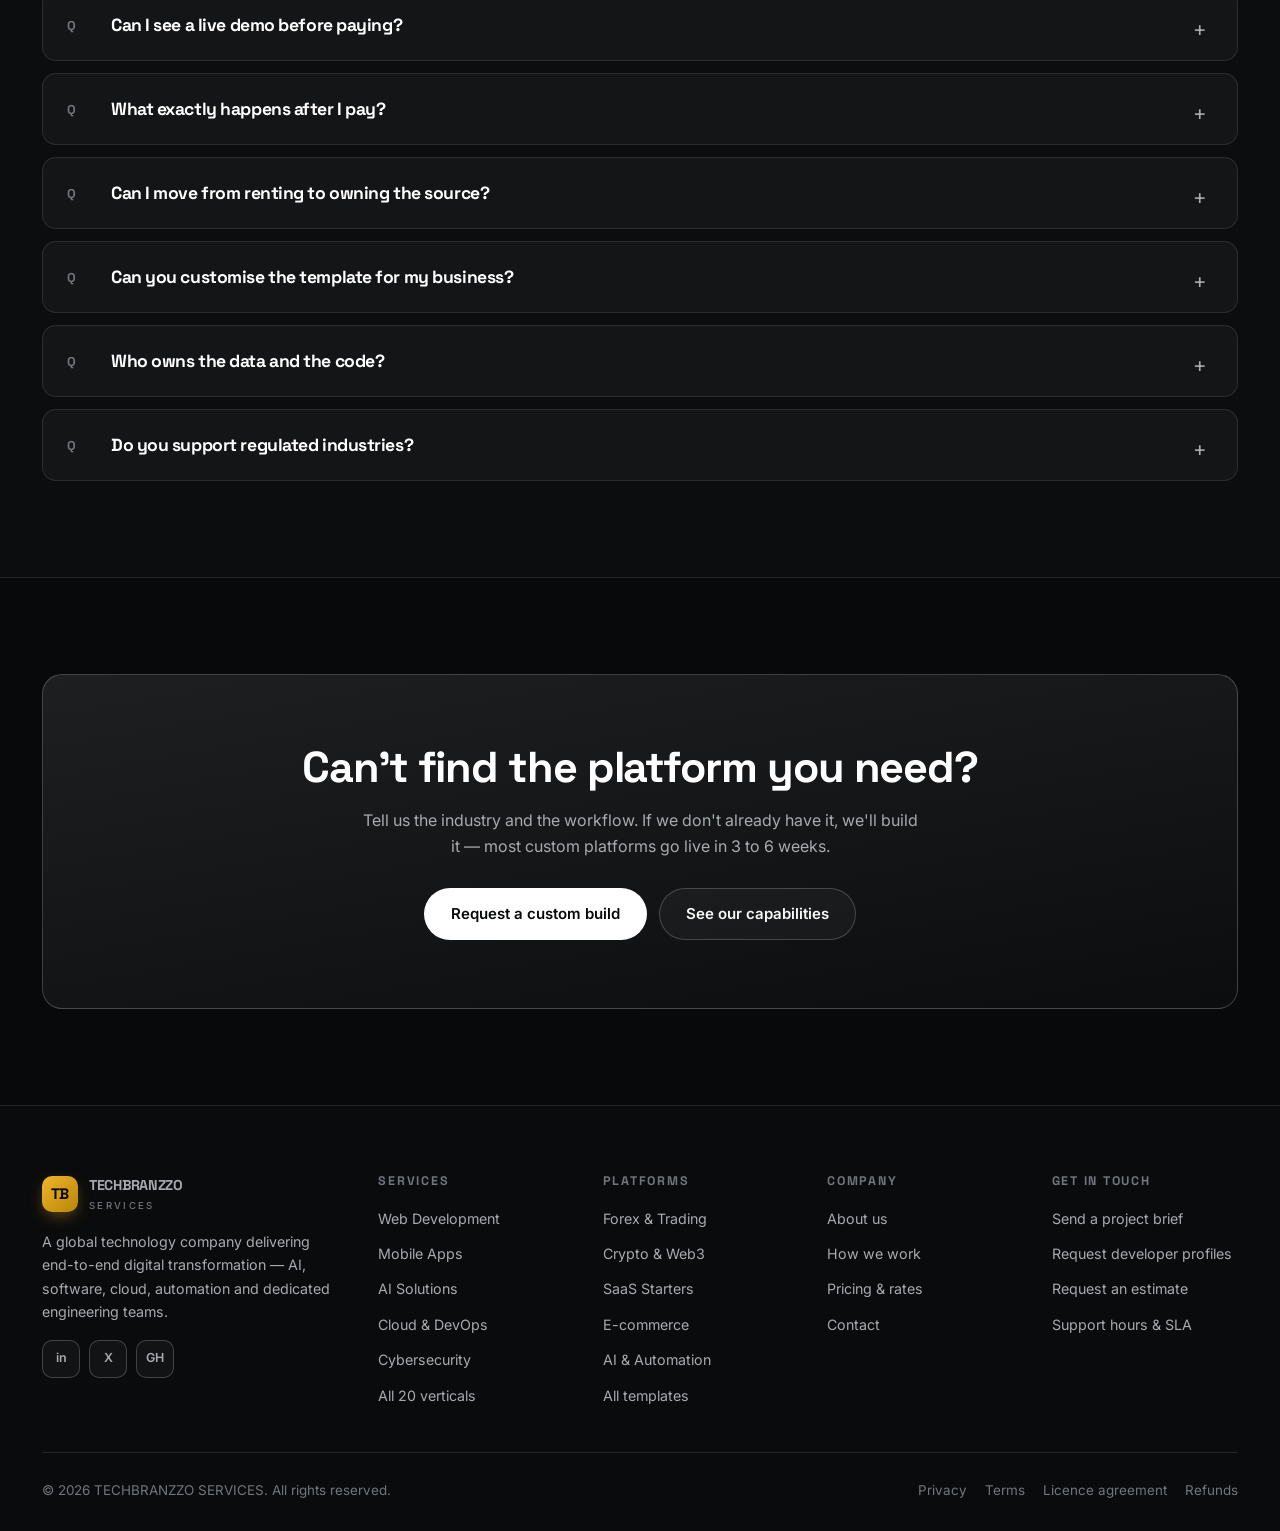
<file: templates.html>
<!DOCTYPE html>
<html lang="en">
<head>
<meta charset="UTF-8">
<meta name="viewport" content="width=device-width, initial-scale=1">
<title>Template Marketplace — Rent or Buy Ready Platforms | TECHBRANZZO SERVICES</title>
<meta name="description" content="Browse 24 production-ready platforms — forex, crypto exchange, SaaS, healthcare, e-commerce, logistics, AI and more. Rent hosted from $18/month or purchase the full source code.">
<link rel="preconnect" href="https://fonts.googleapis.com">
<link rel="preconnect" href="https://fonts.gstatic.com" crossorigin>
<link href="https://fonts.googleapis.com/css2?family=Inter:wght@400;500;600;700&family=Space+Grotesk:wght@500;600;700&display=swap" rel="stylesheet">
<link rel="stylesheet" href="assets/css/style.css?v=4">
<link rel="icon" href="data:image/svg+xml,<svg xmlns='http://www.w3.org/2000/svg' viewBox='0 0 100 100'><defs><linearGradient id='g' x1='0' y1='0' x2='1' y2='1'><stop offset='0' stop-color='%23f0b429'/><stop offset='1' stop-color='%23b8860b'/></linearGradient></defs><rect width='100' height='100' rx='22' fill='url(%23g)'/><text y='68' x='50' text-anchor='middle' font-size='52' font-family='sans-serif' font-weight='bold' fill='%23000000'>TB</text></svg>">
<link rel="canonical" href="https://techbranzzoservices.com/templates.html">
<meta name="robots" content="index, follow, max-image-preview:large">
<meta name="theme-color" content="#08090a">
<meta name="author" content="TECHBRANZZO SERVICES">
<!-- Open Graph -->
<meta property="og:type" content="website">
<meta property="og:site_name" content="TECHBRANZZO SERVICES">
<meta property="og:title" content="Template Marketplace — Rent or Buy Ready Platforms | TECHBRANZZO SERVICES">
<meta property="og:description" content="Browse 24 production-ready platforms — forex, crypto exchange, SaaS, healthcare, e-commerce, logistics, AI and more. Rent hosted from $18/month or purchase the full source code.">
<meta property="og:url" content="https://techbranzzoservices.com/templates.html">
<meta property="og:image" content="https://techbranzzoservices.com/assets/img/og-image.png">
<meta property="og:image:width" content="1200">
<meta property="og:image:height" content="630">
<meta property="og:image:alt" content="TECHBRANZZO SERVICES — global technology partner">
<meta property="og:locale" content="en_US">
<!-- Twitter -->
<meta name="twitter:card" content="summary_large_image">
<meta name="twitter:title" content="Template Marketplace — Rent or Buy Ready Platforms | TECHBRANZZO SERVICES">
<meta name="twitter:description" content="Browse 24 production-ready platforms — forex, crypto exchange, SaaS, healthcare, e-commerce, logistics, AI and more. Rent hosted from $18/month or purchase the full source code.">
<meta name="twitter:image" content="https://techbranzzoservices.com/assets/img/og-image.png">
</head>
<body>

<div id="site-header"></div>

<section class="page-hero" style="padding-bottom:26px">
  <div class="wrap">
    <span class="eyebrow">Template marketplace</span>
    <h1>Launch a finished platform.<br><span class="grad-text">Rent it</span> or <span class="grad-text">own it.</span></h1>
    <p>Twenty-four production platforms built by our own engineers — not third-party uploads. Preview any of them live, rent it hosted and branded from $18/month, or buy the source code outright. Setup by our team is free on every plan.</p>
    <div class="cta-actions" style="margin-top:26px">
      <a class="btn btn-primary" href="#grid">Browse templates</a>
      <a class="btn btn-ghost" href="#licences">Compare licences</a>
    </div>
  </div>
</section>

<section style="padding:26px 0 0" id="grid">
  <div class="wrap">

    <div class="market-bar">
      <div class="search">
        <svg width="16" height="16" viewBox="0 0 24 24" fill="none" stroke="currentColor" stroke-width="2"><circle cx="11" cy="11" r="7"/><path d="m20 20-3.5-3.5"/></svg>
        <input id="search" type="search" placeholder="Search platforms, industries or stack — try “forex”, “crypto”, “Next.js”…" aria-label="Search templates">
      </div>
      <div class="toggle" role="group" aria-label="Pricing mode">
        <button class="on" data-mode="buy">Purchase</button>
        <button data-mode="rent">Rent monthly</button>
      </div>
      <select class="field" id="sort" aria-label="Sort templates">
        <option value="popular">Most popular</option>
        <option value="rating">Top rated</option>
        <option value="newest">Newest</option>
        <option value="price-low">Price: low → high</option>
        <option value="price-high">Price: high → low</option>
      </select>
    </div>

    <div class="filters" id="filters"></div>

    <div style="display:flex;justify-content:space-between;align-items:center;margin-bottom:18px">
      <span id="result-count" style="font-size:.9rem;color:var(--txt-mute)"></span>
      <span style="font-size:.9rem;color:var(--txt-mute)">All prices in USD · VAT/GST added where applicable</span>
    </div>

    <div class="market-grid" id="market-grid"></div>
  </div>
</section>

<!-- ============ LICENCES ============ -->
<section id="licences" class="section-alt" style="margin-top:60px">
  <div class="wrap">
    <div class="sec-head center rv">
      <span class="eyebrow">Licensing</span>
      <h2>Three ways to get a platform live</h2>
      <p>Rent while you validate the market. Buy when you're ready to own it. Take an extended licence when you want to resell it.</p>
    </div>

    <div class="table-wrap rv">
      <table>
        <thead>
          <tr><th>What you get</th><th>Rent (monthly)</th><th>Purchase (one-time)</th><th>Extended licence</th></tr>
        </thead>
        <tbody>
          <tr><td>Typical price</td><td>$18 – $58 / month</td><td>$119 – $399</td><td>3× purchase price</td></tr>
          <tr><td>Hosted &amp; managed by us</td><td>Included</td><td>Add-on from $49/mo</td><td>Add-on from $49/mo</td></tr>
          <tr><td>Full source code</td><td>—</td><td>Included</td><td>Included</td></tr>
          <tr><td>Your branding, domain &amp; content</td><td>Included</td><td>Included</td><td>Included</td></tr>
          <tr><td>Free setup by our team</td><td>Included</td><td>Included</td><td>Included</td></tr>
          <tr><td>Updates &amp; security patches</td><td>While renting</td><td>12 months</td><td>24 months</td></tr>
          <tr><td>Support window</td><td>Priority, while renting</td><td>6 months</td><td>12 months, dedicated</td></tr>
          <tr><td>Charge your own end users</td><td>Yes — one live project</td><td>Yes — one live project</td><td>Yes — unlimited projects</td></tr>
          <tr><td>Resell or white-label</td><td>—</td><td>—</td><td>Included</td></tr>
          <tr><td>Rent payments credited toward purchase</td><td>First 6 months</td><td>—</td><td>—</td></tr>
          <tr><td>Minimum term</td><td>1 month, cancel anytime</td><td>—</td><td>—</td></tr>
        </tbody>
      </table>
    </div>

    <div class="grid g-3" style="margin-top:26px">
      <div class="card rv"><div class="icon">🧾</div><h3>Rent</h3><p>For founders validating an idea, agencies serving one client, or teams who want zero infrastructure work. Cancel any month.</p></div>
      <div class="card rv"><div class="icon">💾</div><h3>Purchase</h3><p>For companies who need the code in their own repo, their own cloud, and their own roadmap. No lock-in, ever.</p></div>
      <div class="card rv"><div class="icon">🏷️</div><h3>Extended</h3><p>For SaaS operators and resellers who will sell the platform onward under their own brand to multiple customers.</p></div>
    </div>
  </div>
</section>

<!-- ============ WHY OURS ============ -->
<section>
  <div class="wrap">
    <div class="sec-head center rv">
      <span class="eyebrow">Why buy from us</span>
      <h2>Not a marketplace of strangers</h2>
      <p>Every platform here was written, tested and deployed by TECHBRANZZO engineers. When you need a change, the people who built it are the people who answer.</p>
    </div>
    <div class="grid g-4">
      <div class="card rv"><div class="icon">🔧</div><h3>Free setup</h3><p>We install, brand and deploy it on your domain — included in every plan, not an upsell.</p></div>
      <div class="card rv"><div class="icon">📄</div><h3>Real documentation</h3><p>Architecture notes, env reference, deployment runbook and a walkthrough video for every platform.</p></div>
      <div class="card rv"><div class="icon">🧠</div><h3>AI add-on modules</h3><p>Bolt on AI agents, RAG search, WhatsApp bots or voice assistants to any template.</p></div>
      <div class="card rv"><div class="icon">🛡️</div><h3>Security reviewed</h3><p>Every release goes through dependency scanning, OWASP checks and a manual review before shipping.</p></div>
    </div>
  </div>
</section>

<!-- ============ FAQ ============ -->
<section class="section-alt">
  <div class="wrap">
    <div class="sec-head center rv">
      <span class="eyebrow">FAQ</span>
      <h2>Questions we get before every purchase</h2>
    </div>

    <div class="vert rv">
      <div class="vert-head"><span class="vert-num">Q</span><h3>Can I see a live demo before paying?</h3><span class="plus">+</span></div>
      <div class="vert-body"><ul><li>Yes — open any template and use “Live preview”. For a guided walkthrough with our engineer on a call, book one from the template page at no cost.</li></ul></div>
    </div>
    <div class="vert rv">
      <div class="vert-head"><span class="vert-num">Q</span><h3>What exactly happens after I pay?</h3><span class="plus">+</span></div>
      <div class="vert-body"><ul><li>You get an onboarding form within an hour. We apply your branding, connect your domain and integrations, and hand over a live URL — typically in 3 to 7 working days.</li></ul></div>
    </div>
    <div class="vert rv">
      <div class="vert-head"><span class="vert-num">Q</span><h3>Can I move from renting to owning the source?</h3><span class="plus">+</span></div>
      <div class="vert-body"><ul><li>Yes. Everything you paid in your first six months of rent is credited against the purchase price. Nothing is lost by starting on rent.</li></ul></div>
    </div>
    <div class="vert rv">
      <div class="vert-head"><span class="vert-num">Q</span><h3>Can you customise the template for my business?</h3><span class="plus">+</span></div>
      <div class="vert-body"><ul><li>Always. New modules, integrations, workflow changes and full white-label rebuilds are quoted per request — usually far cheaper than building from scratch.</li></ul></div>
    </div>
    <div class="vert rv">
      <div class="vert-head"><span class="vert-num">Q</span><h3>Who owns the data and the code?</h3><span class="plus">+</span></div>
      <div class="vert-body"><ul><li>You own your data on every plan and can export it any time. On purchase and extended licences you own the code outright, in your repository and your cloud account.</li></ul></div>
    </div>
    <div class="vert rv">
      <div class="vert-head"><span class="vert-num">Q</span><h3>Do you support regulated industries?</h3><span class="plus">+</span></div>
      <div class="vert-body"><ul><li>Yes. Healthcare, fintech and insurance platforms ship with audit logging, role-based access and data-residency options. Compliance mapping is scoped per engagement.</li></ul></div>
    </div>
  </div>
</section>

<section>
  <div class="wrap">
    <div class="cta-box rv">
      <h2>Can't find the platform you need?</h2>
      <p>Tell us the industry and the workflow. If we don't already have it, we'll build it — most custom platforms go live in 3 to 6 weeks.</p>
      <div class="cta-actions">
        <a class="btn btn-primary" href="contact.html">Request a custom build</a>
        <a class="btn btn-ghost" href="services.html">See our capabilities</a>
      </div>
    </div>
  </div>
</section>

<div id="site-footer"></div>

<script src="assets/js/data.js?v=4"></script>
<script src="assets/js/main.js?v=4"></script>
</body>
</html>
</file>
<file: assets/css/style.css>
/* TECHBRANZZO SERVICES — global stylesheet
   Palette: black + white only. No accent hues. */

:root {
  --bg: #08090a;
  --bg-2: #0e0f11;
  --surface: rgba(255, 255, 255, 0.035);
  --surface-2: rgba(255, 255, 255, 0.07);
  --surface-3: rgba(255, 255, 255, 0.11);
  --line: rgba(255, 255, 255, 0.10);
  --line-2: rgba(255, 255, 255, 0.20);
  --line-3: rgba(255, 255, 255, 0.34);
  --txt: #f7f8f8;
  --txt-dim: #a7abb0;
  --txt-mute: #71767c;
  --ink: #08090a;
  --silver: linear-gradient(180deg, #ffffff 0%, #b9bec4 100%);
  /* the only colour on the site — the logo mark and the dot indicators. */
  --gold: #f0b429;
  --gold-dim: rgba(240, 180, 41, .55);
  --gold-glow: rgba(240, 180, 41, .85);
  --logo-a: var(--gold);
  --logo-b: #b8860b;
  --logo-grad: linear-gradient(135deg, var(--logo-a) 0%, var(--logo-b) 100%);
  --r: 14px;
  --r-lg: 20px;
  --shadow: 0 24px 60px -24px rgba(0, 0, 0, .9);
  --max: 1240px;
  --font: 'Inter', -apple-system, BlinkMacSystemFont, 'Segoe UI', Roboto, sans-serif;
  --font-d: 'Space Grotesk', var(--font);
}

* { margin: 0; padding: 0; box-sizing: border-box; }

html { scroll-behavior: smooth; scroll-padding-top: 90px; }

body {
  font-family: var(--font);
  background: var(--bg);
  color: var(--txt);
  line-height: 1.65;
  -webkit-font-smoothing: antialiased;
  overflow-x: hidden;
}

/* ambient — monochrome only */
body::before {
  content: '';
  position: fixed;
  inset: 0;
  z-index: -2;
  background:
    radial-gradient(900px 620px at 15% -12%, rgba(255, 255, 255, .07), transparent 62%),
    radial-gradient(760px 520px at 88% 4%, rgba(255, 255, 255, .045), transparent 60%);
}
body::after {
  content: '';
  position: fixed;
  inset: 0;
  z-index: -1;
  pointer-events: none;
  opacity: .5;
  background-image:
    linear-gradient(rgba(255, 255, 255, .028) 1px, transparent 1px),
    linear-gradient(90deg, rgba(255, 255, 255, .028) 1px, transparent 1px);
  background-size: 64px 64px;
  mask-image: radial-gradient(circle at 50% 0%, #000 8%, transparent 72%);
  -webkit-mask-image: radial-gradient(circle at 50% 0%, #000 8%, transparent 72%);
}

img { max-width: 100%; display: block; }
a { color: inherit; text-decoration: none; }
button, input, select, textarea { font: inherit; color: inherit; }
:focus-visible { outline: 2px solid #fff; outline-offset: 3px; border-radius: 6px; }

.wrap { width: 100%; max-width: var(--max); margin: 0 auto; padding: 0 22px; }

/* ---------- typography ---------- */
h1, h2, h3, h4 { font-family: var(--font-d); font-weight: 700; line-height: 1.15; letter-spacing: -.025em; color: #fff; }
h1 { font-size: clamp(2.2rem, 5.2vw, 3.9rem); }
h2 { font-size: clamp(1.75rem, 3.4vw, 2.7rem); }
h3 { font-size: clamp(1.05rem, 1.6vw, 1.3rem); }
p { color: var(--txt-dim); }

/* silver = white→grey, still monochrome */
.grad-text {
  background: var(--silver);
  -webkit-background-clip: text;
  background-clip: text;
  color: transparent;
}

.eyebrow {
  display: inline-flex;
  align-items: center;
  gap: 9px;
  font-size: .72rem;
  font-weight: 600;
  letter-spacing: .18em;
  text-transform: uppercase;
  color: var(--txt);
  padding: 7px 15px;
  border: 1px solid var(--line-2);
  border-radius: 999px;
  background: var(--surface);
  margin-bottom: 20px;
}
.eyebrow::before {
  content: '';
  width: 5px; height: 5px;
  border-radius: 50%;
  background: var(--gold);
  box-shadow: 0 0 10px var(--gold-glow);
}

.sec-head { max-width: 760px; margin-bottom: 52px; }
.sec-head.center { margin-inline: auto; text-align: center; }
.sec-head p { margin-top: 16px; font-size: 1.05rem; }

/* ---------- buttons ---------- */
.btn {
  display: inline-flex;
  align-items: center;
  justify-content: center;
  gap: 9px;
  padding: 13px 26px;
  border-radius: 999px;
  border: 1px solid transparent;
  font-weight: 600;
  font-size: .94rem;
  cursor: pointer;
  transition: transform .18s, background .18s, border-color .18s, color .18s;
  white-space: nowrap;
}
.btn-primary { background: #fff; color: var(--ink); }
.btn-primary:hover { background: #d9dde1; transform: translateY(-2px); }
.btn-ghost { background: var(--surface); border-color: var(--line-2); color: var(--txt); }
.btn-ghost:hover { background: var(--surface-2); border-color: var(--line-3); transform: translateY(-2px); }
.btn-sm { padding: 9px 18px; font-size: .85rem; }
.btn-block { width: 100%; }

/* ---------- header ---------- */
.site-head {
  position: sticky;
  top: 0;
  z-index: 100;
  backdrop-filter: blur(18px);
  -webkit-backdrop-filter: blur(18px);
  background: rgba(8, 9, 10, .74);
  border-bottom: 1px solid transparent;
  transition: border-color .3s, background .3s;
}
.site-head.scrolled { border-bottom-color: var(--line); background: rgba(8, 9, 10, .94); }
.nav {
  display: flex;
  align-items: center;
  justify-content: space-between;
  gap: 18px;
  height: 74px;
}
.logo { display: flex; align-items: center; gap: 11px; font-family: var(--font-d); font-weight: 700; font-size: 1.08rem; letter-spacing: -.02em; }
.logo-mark {
  width: 36px; height: 36px;
  border-radius: 10px;
  background: var(--logo-grad);
  display: grid;
  place-items: center;
  color: var(--ink); /* dark on gold — white would fail contrast */
  font-weight: 800;
  font-size: .95rem;
  box-shadow: 0 6px 18px -6px rgba(240, 180, 41, .6);
}
.logo small { display: block; font-family: var(--font); font-size: .6rem; letter-spacing: .24em; color: var(--txt-mute); font-weight: 500; }

.nav-links { display: flex; align-items: center; gap: 2px; }
.nav-links a {
  padding: 9px 14px;
  border-radius: 9px;
  font-size: .92rem;
  font-weight: 500;
  color: var(--txt-dim);
  transition: color .2s, background .2s;
}
.nav-links a:hover { color: var(--txt); background: var(--surface); }
.nav-links a.active { color: #fff; background: var(--surface-2); }
.nav-cta { display: flex; align-items: center; gap: 10px; }

.burger {
  display: none;
  width: 42px; height: 42px;
  border-radius: 10px;
  border: 1px solid var(--line-2);
  background: var(--surface);
  cursor: pointer;
  place-items: center;
}
.burger span { display: block; width: 18px; height: 2px; background: var(--txt); border-radius: 2px; position: relative; transition: .25s; }
.burger span::before, .burger span::after {
  content: ''; position: absolute; left: 0; width: 18px; height: 2px; background: var(--txt); border-radius: 2px; transition: .25s;
}
.burger span::before { top: -6px; }
.burger span::after { top: 6px; }
.burger.open span { background: transparent; }
.burger.open span::before { top: 0; transform: rotate(45deg); }
.burger.open span::after { top: 0; transform: rotate(-45deg); }

/* ---------- hero ---------- */
.hero { position: relative; padding: 92px 0 96px; }
.hero-grid { display: grid; grid-template-columns: 1.05fr .95fr; gap: 60px; align-items: center; }
.hero h1 { margin-bottom: 22px; }
.hero-lead { font-size: 1.12rem; max-width: 560px; margin-bottom: 32px; }
.hero-actions { display: flex; flex-wrap: wrap; gap: 12px; margin-bottom: 40px; }
.hero-trust { display: flex; flex-wrap: wrap; gap: 26px; }
.hero-trust div strong { display: block; font-family: var(--font-d); font-size: 1.6rem; color: #fff; }
.hero-trust div span { font-size: .82rem; color: var(--txt-mute); }

.panel {
  border: 1px solid var(--line);
  border-radius: var(--r-lg);
  background: linear-gradient(160deg, rgba(255, 255, 255, .06), rgba(255, 255, 255, .015));
  box-shadow: var(--shadow);
  overflow: hidden;
  backdrop-filter: blur(10px);
}
.panel-bar { display: flex; align-items: center; gap: 7px; padding: 13px 16px; border-bottom: 1px solid var(--line); background: rgba(255, 255, 255, .03); }
.dot { width: 10px; height: 10px; border-radius: 50%; background: var(--gold-dim); }
.dot.g { background: var(--gold); }
.panel-bar small { margin-left: auto; color: var(--txt-mute); font-size: .74rem; letter-spacing: .06em; }
.panel-body { padding: 22px; font-family: ui-monospace, 'SF Mono', Menlo, monospace; font-size: .82rem; line-height: 1.85; color: var(--txt-dim); }
.panel-body .k { color: #fff; font-weight: 600; }
.panel-body .s { color: #dfe3e7; }
.panel-body .c { color: var(--txt-mute); }
.panel-body .f { color: #fff; }

.float-badge {
  position: absolute;
  display: flex; align-items: center; gap: 10px;
  padding: 11px 16px;
  border-radius: 12px;
  border: 1px solid var(--line-2);
  background: rgba(14, 15, 17, .94);
  backdrop-filter: blur(12px);
  font-size: .82rem;
  font-weight: 600;
  box-shadow: var(--shadow);
  animation: floaty 6s ease-in-out infinite;
}
.float-badge i { width: 7px; height: 7px; border-radius: 50%; background: var(--gold); box-shadow: 0 0 10px var(--gold-glow); }
.fb-1 { right: -14px; top: 16%; }
.fb-2 { left: -22px; bottom: 14%; animation-delay: -3s; }
@keyframes floaty { 0%, 100% { transform: translateY(0); } 50% { transform: translateY(-12px); } }

/* ---------- marquee ---------- */
.marquee { border-block: 1px solid var(--line); padding: 22px 0; overflow: hidden; background: rgba(255, 255, 255, .012); }
.marquee-track { display: flex; gap: 56px; width: max-content; animation: slide 34s linear infinite; }
.marquee-track span { font-family: var(--font-d); font-size: 1rem; font-weight: 600; color: var(--txt-mute); white-space: nowrap; }
@keyframes slide { to { transform: translateX(-50%); } }

/* ---------- sections ---------- */
section { padding: 96px 0; }
.section-alt { background: rgba(255, 255, 255, .018); border-block: 1px solid var(--line); }

.grid { display: grid; gap: 20px; }
.g-2 { grid-template-columns: repeat(2, 1fr); }
.g-side { grid-template-columns: 1.4fr .9fr; gap: 34px; align-items: start; }
.g-3 { grid-template-columns: repeat(3, 1fr); }
.g-4 { grid-template-columns: repeat(4, 1fr); }

.card {
  position: relative;
  padding: 28px;
  border: 1px solid var(--line);
  border-radius: var(--r);
  background: var(--surface);
  transition: transform .25s, border-color .25s, background .25s;
}
.card:hover { transform: translateY(-4px); border-color: var(--line-2); background: var(--surface-2); }
.card h3 { margin-bottom: 10px; }
.card p { font-size: .93rem; }

.icon {
  width: 46px; height: 46px;
  border-radius: 12px;
  display: grid; place-items: center;
  background: var(--surface-2);
  border: 1px solid var(--line-2);
  margin-bottom: 18px;
  font-size: 1.15rem;
  filter: grayscale(1);
}

.chips { display: flex; flex-wrap: wrap; gap: 7px; margin-top: 16px; }
.chip {
  font-size: .76rem;
  padding: 5px 11px;
  border-radius: 999px;
  border: 1px solid var(--line);
  background: rgba(255, 255, 255, .04);
  color: var(--txt-dim);
}

/* accordion */
.vert {
  border: 1px solid var(--line);
  border-radius: var(--r);
  background: var(--surface);
  overflow: hidden;
  transition: border-color .25s;
  scroll-margin-top: 100px;
}
.vert + .vert { margin-top: 12px; }
.vert:hover, .vert.open { border-color: var(--line-2); }
.vert-head {
  display: flex; align-items: center; gap: 16px;
  padding: 22px 24px;
  cursor: pointer;
  user-select: none;
}
.vert-num { font-family: var(--font-d); font-size: .8rem; color: var(--txt-mute); min-width: 28px; font-weight: 700; }
.vert-head h3 { flex: 1; font-size: 1.1rem; }
.vert-head .plus { width: 26px; height: 26px; display: grid; place-items: center; color: var(--txt-dim); transition: transform .3s, color .3s; font-size: 1.3rem; }
.vert.open .plus { transform: rotate(45deg); color: #fff; }
.vert-body { max-height: 0; overflow: hidden; transition: max-height .35s ease; }
.vert-body ul { padding: 0 24px 24px 68px; display: grid; grid-template-columns: repeat(3, 1fr); gap: 8px 22px; list-style: none; }
.vert-body li { font-size: .9rem; color: var(--txt-dim); position: relative; padding-left: 18px; }
.vert-body li::before { content: '—'; position: absolute; left: 0; color: var(--txt-mute); }

/* stats */
.stats { display: grid; grid-template-columns: repeat(4, 1fr); gap: 20px; }
.stat { text-align: center; padding: 32px 18px; border: 1px solid var(--line); border-radius: var(--r); background: var(--surface); }
.stat strong { display: block; font-family: var(--font-d); font-size: clamp(1.9rem, 3.4vw, 2.6rem); color: #fff; }
.stat span { font-size: .85rem; color: var(--txt-mute); }

/* ---------- marketplace ---------- */
.market-bar {
  position: sticky;
  top: 74px;
  z-index: 40;
  display: flex;
  flex-wrap: wrap;
  align-items: center;
  gap: 12px;
  padding: 16px 0;
  background: rgba(8, 9, 10, .94);
  backdrop-filter: blur(16px);
  border-bottom: 1px solid var(--line);
  margin-bottom: 32px;
}
.search { position: relative; flex: 1 1 260px; min-width: 220px; }
.search input {
  width: 100%;
  padding: 12px 16px 12px 42px;
  border-radius: 11px;
  border: 1px solid var(--line-2);
  background: var(--surface);
  outline: none;
  font-size: .93rem;
  transition: border-color .2s;
}
.search input:focus { border-color: var(--line-3); }
.search svg { position: absolute; left: 14px; top: 50%; transform: translateY(-50%); opacity: .5; }

select.field, input.field, textarea.field {
  padding: 12px 15px;
  border-radius: 11px;
  border: 1px solid var(--line-2);
  background: var(--surface);
  outline: none;
  font-size: .92rem;
  transition: border-color .2s;
}
select.field { padding-right: 34px; cursor: pointer; }
select.field option { background: #0e0f11; }
.field:focus { border-color: var(--line-3); }

.toggle {
  display: inline-flex;
  padding: 4px;
  border-radius: 999px;
  border: 1px solid var(--line-2);
  background: var(--surface);
  gap: 3px;
}
.toggle button {
  padding: 8px 18px;
  border: 0;
  border-radius: 999px;
  background: transparent;
  color: var(--txt-dim);
  font-size: .85rem;
  font-weight: 600;
  cursor: pointer;
  transition: .2s;
}
.toggle button.on { background: #fff; color: var(--ink); }

.filters { display: flex; flex-wrap: wrap; gap: 8px; margin-bottom: 30px; }
.filters button {
  padding: 8px 16px;
  border-radius: 999px;
  border: 1px solid var(--line);
  background: var(--surface);
  color: var(--txt-dim);
  font-size: .85rem;
  font-weight: 500;
  cursor: pointer;
  transition: .2s;
}
.filters button:hover { border-color: var(--line-2); color: var(--txt); }
.filters button.on { background: #fff; border-color: #fff; color: var(--ink); }

.market-grid { display: grid; grid-template-columns: repeat(3, 1fr); gap: 22px; }

.tpl {
  display: flex;
  flex-direction: column;
  border: 1px solid var(--line);
  border-radius: var(--r);
  background: var(--surface);
  overflow: hidden;
  transition: transform .25s, border-color .25s, box-shadow .25s;
}
.tpl:hover { transform: translateY(-5px); border-color: var(--line-2); box-shadow: var(--shadow); }

.tpl-shot { position: relative; aspect-ratio: 16 / 10; overflow: hidden; border-bottom: 1px solid var(--line); }
.tpl-shot .mock { position: absolute; inset: 0; display: flex; flex-direction: column; }
.mock-bar { display: flex; align-items: center; gap: 5px; padding: 8px 10px; background: rgba(0, 0, 0, .45); }
.mock-bar i { width: 6px; height: 6px; border-radius: 50%; background: var(--gold-dim); }
.mock-bar u { flex: 1; height: 11px; margin-left: 6px; border-radius: 3px; background: rgba(255, 255, 255, .12); }
.mock-body { flex: 1; padding: 14px; display: flex; flex-direction: column; gap: 8px; }
.mock-title { font-family: var(--font-d); font-weight: 700; font-size: 1rem; color: #fff; }
.mock-line { height: 6px; border-radius: 3px; background: rgba(255, 255, 255, .24); }
.mock-line.s { width: 55%; }
.mock-blocks { margin-top: auto; display: grid; grid-template-columns: repeat(3, 1fr); gap: 7px; }
.mock-blocks u { display: block; height: 30px; border-radius: 5px; background: rgba(255, 255, 255, .14); border: 1px solid rgba(255, 255, 255, .08); }

.tpl-badge {
  position: absolute; top: 10px; right: 10px;
  padding: 5px 11px;
  border-radius: 999px;
  font-size: .66rem;
  font-weight: 700;
  letter-spacing: .08em;
  text-transform: uppercase;
  background: #fff;
  color: var(--ink);
}
.tpl-badge.new, .tpl-badge.top { background: rgba(8, 9, 10, .86); color: #fff; border: 1px solid var(--line-3); backdrop-filter: blur(8px); }

.tpl-hover {
  position: absolute; inset: 0;
  display: grid; place-items: center;
  gap: 10px;
  grid-auto-flow: column;
  background: rgba(8, 9, 10, .8);
  backdrop-filter: blur(3px);
  opacity: 0;
  transition: opacity .22s;
}
.tpl:hover .tpl-hover { opacity: 1; }

.tpl-body { padding: 18px 20px 20px; display: flex; flex-direction: column; flex: 1; }
.tpl-cat { font-size: .7rem; letter-spacing: .14em; text-transform: uppercase; color: var(--txt-mute); font-weight: 600; }
.tpl-body h3 { font-size: 1.03rem; margin: 7px 0 8px; }
.tpl-body p { font-size: .87rem; margin-bottom: 14px; }
.tpl-meta { display: flex; align-items: center; gap: 10px; font-size: .78rem; color: var(--txt-mute); margin-bottom: 14px; }
.stars { color: #fff; letter-spacing: 1px; }
/* partial-fill star bar — gold overlay clipped to the rating's percentage */
.starbar { position: relative; display: inline-block; white-space: nowrap; line-height: 1; letter-spacing: 2px; }
.starbar-base { color: rgba(255, 255, 255, .20); }
.starbar-fill { position: absolute; left: 0; top: 0; overflow: hidden; color: var(--gold); }
.tpl-foot { margin-top: auto; display: flex; align-items: flex-end; justify-content: space-between; gap: 12px; padding-top: 14px; border-top: 1px solid var(--line); }
.price strong { font-family: var(--font-d); font-size: 1.28rem; display: block; line-height: 1.2; color: #fff; }
.price span { font-size: .74rem; color: var(--txt-mute); }
.price del { font-size: .8rem; color: var(--txt-mute); margin-left: 6px; }

.empty { grid-column: 1 / -1; text-align: center; padding: 70px 20px; border: 1px dashed var(--line-2); border-radius: var(--r); }

/* ---------- template detail ---------- */
.detail-grid { display: grid; grid-template-columns: 1.6fr .9fr; gap: 34px; align-items: start; }
.preview { border: 1px solid var(--line); border-radius: var(--r-lg); overflow: hidden; box-shadow: var(--shadow); }
.preview .tpl-shot { aspect-ratio: 16 / 9; border: 0; }
.preview .mock-title { font-size: 1.7rem; }

.buy-box {
  position: sticky; top: 96px;
  border: 1px solid var(--line-2);
  border-radius: var(--r-lg);
  background: linear-gradient(160deg, rgba(255, 255, 255, .075), rgba(255, 255, 255, .02));
  padding: 26px;
  box-shadow: var(--shadow);
}
.plan {
  display: flex; align-items: flex-start; gap: 13px;
  padding: 16px;
  border: 1px solid var(--line);
  border-radius: 12px;
  cursor: pointer;
  transition: .2s;
  margin-bottom: 11px;
}
.plan:hover { border-color: var(--line-2); }
.plan.on { border-color: #fff; background: rgba(255, 255, 255, .07); }
.plan input { accent-color: #fff; margin-top: 5px; }
.plan h4 { font-family: var(--font-d); font-size: .97rem; }
.plan small { display: block; color: var(--txt-mute); font-size: .8rem; line-height: 1.5; }
.plan b { font-family: var(--font-d); font-size: 1.12rem; margin-left: auto; white-space: nowrap; color: #fff; }

.spec { display: flex; justify-content: space-between; gap: 14px; padding: 11px 0; border-bottom: 1px solid var(--line); font-size: .88rem; }
.spec:last-child { border-bottom: 0; }
.spec span { color: var(--txt-mute); }
.spec b { font-weight: 600; color: var(--txt); }

.feat-list { list-style: none; display: grid; gap: 11px; }
.feat-list li { position: relative; padding-left: 30px; font-size: .93rem; color: var(--txt-dim); }
.feat-list li::before {
  content: '✓';
  position: absolute; left: 0; top: -1px;
  width: 20px; height: 20px;
  display: grid; place-items: center;
  border-radius: 50%;
  background: var(--surface-2);
  border: 1px solid var(--line-2);
  color: #fff;
  font-size: .68rem;
}

/* ---------- tables ---------- */
.table-wrap { overflow-x: auto; border: 1px solid var(--line); border-radius: var(--r); }
table { width: 100%; border-collapse: collapse; min-width: 640px; }
th, td { padding: 15px 18px; text-align: left; font-size: .92rem; border-bottom: 1px solid var(--line); }
th { font-family: var(--font-d); font-size: .78rem; letter-spacing: .1em; text-transform: uppercase; color: var(--txt-mute); background: rgba(255, 255, 255, .03); }
td { color: var(--txt-dim); }
td:first-child { color: var(--txt); }
tbody tr:last-child td { border-bottom: 0; }
tbody tr:hover { background: rgba(255, 255, 255, .022); }

/* ---------- pricing ---------- */
.tiers { display: grid; grid-template-columns: repeat(3, 1fr); gap: 20px; align-items: stretch; }
.tier {
  display: flex; flex-direction: column;
  padding: 30px 26px;
  border: 1px solid var(--line);
  border-radius: var(--r-lg);
  background: var(--surface);
  transition: transform .25s, border-color .25s;
}
.tier:hover { transform: translateY(-4px); border-color: var(--line-2); }
.tier.featured { border-color: #fff; background: linear-gradient(170deg, rgba(255, 255, 255, .1), rgba(255, 255, 255, .02)); }
.tier-tag {
  align-self: flex-start;
  font-size: .66rem; font-weight: 700; letter-spacing: .12em; text-transform: uppercase;
  padding: 5px 11px; border-radius: 999px; background: #fff; color: var(--ink); margin-bottom: 14px;
}
.tier h3 { font-size: 1.25rem; }
.tier > p { font-size: .9rem; margin-top: 8px; min-height: 44px; }
.tier-price { margin: 22px 0 6px; font-family: var(--font-d); font-size: 2.4rem; font-weight: 700; color: #fff; line-height: 1; }
.tier-price sup { font-size: 1.1rem; vertical-align: super; margin-right: 2px; }
.tier-price small { font-size: .85rem; font-family: var(--font); font-weight: 400; color: var(--txt-mute); }
.tier-note { font-size: .82rem; color: var(--txt-mute); margin-bottom: 22px; }
.tier .feat-list { margin-bottom: 26px; }
.tier .btn { margin-top: auto; }

.pay-grid { display: grid; grid-template-columns: repeat(4, 1fr); gap: 14px; }
.pay {
  display: flex; align-items: center; gap: 14px;
  padding: 18px 20px;
  border: 1px solid var(--line);
  border-radius: var(--r);
  background: var(--surface);
  transition: border-color .25s, background .25s;
}
.pay:hover { border-color: var(--line-2); background: var(--surface-2); }
.pay-logo {
  min-width: 52px; height: 34px;
  display: grid; place-items: center;
  border-radius: 7px;
  background: #fff;
  color: var(--ink);
  font-family: var(--font-d);
  font-weight: 700;
  font-size: .72rem;
  letter-spacing: .02em;
}
.pay b { display: block; font-size: .9rem; font-weight: 600; }
.pay span { display: block; font-size: .78rem; color: var(--txt-mute); }

/* ---------- steps ---------- */
.steps { display: grid; grid-template-columns: repeat(4, 1fr); gap: 20px; counter-reset: s; }
.step { position: relative; padding: 28px 24px; border: 1px solid var(--line); border-radius: var(--r); background: var(--surface); }
.step::before {
  counter-increment: s;
  content: '0' counter(s);
  font-family: var(--font-d);
  font-size: 2rem;
  font-weight: 700;
  color: var(--txt-mute);
  display: block;
  margin-bottom: 12px;
}

/* ---------- CTA ---------- */
.cta-box {
  position: relative;
  text-align: center;
  padding: 68px 34px;
  border: 1px solid var(--line-2);
  border-radius: var(--r-lg);
  background: linear-gradient(170deg, rgba(255, 255, 255, .09), rgba(255, 255, 255, .02));
  overflow: hidden;
}
.cta-box h2 { margin-bottom: 14px; }
.cta-box p { max-width: 560px; margin: 0 auto 28px; }
.cta-actions { display: flex; flex-wrap: wrap; gap: 12px; justify-content: center; }

/* ---------- forms ---------- */
.form-grid { display: grid; grid-template-columns: repeat(2, 1fr); gap: 16px; }
.form-grid .full { grid-column: 1 / -1; }
label { display: block; font-size: .84rem; font-weight: 600; margin-bottom: 7px; color: var(--txt-dim); }
input.field, select.field, textarea.field { width: 100%; }
textarea.field { resize: vertical; min-height: 130px; }

/* ---------- footer ---------- */
.site-foot { border-top: 1px solid var(--line); padding: 68px 0 30px; background: rgba(255, 255, 255, .012); }
.foot-grid { display: grid; grid-template-columns: 1.6fr repeat(4, 1fr); gap: 38px; margin-bottom: 44px; }
.foot-grid h4 { font-size: .78rem; letter-spacing: .14em; text-transform: uppercase; color: var(--txt-mute); margin-bottom: 16px; }
.foot-grid ul { list-style: none; display: grid; gap: 9px; }
.foot-grid a { font-size: .89rem; color: var(--txt-dim); transition: color .2s; }
.foot-grid a:hover { color: #fff; }
.foot-about p { font-size: .89rem; margin: 16px 0; max-width: 330px; }
.socials { display: flex; gap: 9px; }
.socials a {
  width: 38px; height: 38px;
  display: grid; place-items: center;
  border-radius: 10px;
  border: 1px solid var(--line-2);
  background: var(--surface);
  font-size: .78rem;
  font-weight: 600;
  transition: .2s;
}
.socials a:hover { background: #fff; color: var(--ink); border-color: #fff; }
.foot-bot { display: flex; flex-wrap: wrap; gap: 14px; justify-content: space-between; align-items: center; padding-top: 26px; border-top: 1px solid var(--line); font-size: .84rem; color: var(--txt-mute); }
.foot-bot nav { display: flex; gap: 18px; flex-wrap: wrap; }
.foot-bot a:hover { color: #fff; }

/* ---------- inner page hero ---------- */
.page-hero { padding: 74px 0 44px; text-align: center; }
.page-hero p { max-width: 660px; margin: 16px auto 0; font-size: 1.03rem; }
.crumbs { font-size: .84rem; color: var(--txt-mute); margin-bottom: 18px; }
.crumbs a:hover { color: #fff; }

/* ---------- legal ---------- */
.legal { max-width: 820px; }
.legal h2 { font-size: 1.5rem; margin: 46px 0 14px; scroll-margin-top: 100px; }
.legal h3 { font-size: 1.05rem; margin: 26px 0 10px; }
.legal p, .legal li { font-size: .94rem; color: var(--txt-dim); }
.legal ul { margin: 12px 0 12px 22px; display: grid; gap: 8px; }

/* ---------- reveal ---------- */
.rv { opacity: 0; transform: translateY(22px); transition: opacity .6s cubic-bezier(.2,.7,.3,1), transform .6s cubic-bezier(.2,.7,.3,1); }
.rv.in { opacity: 1; transform: none; }

/* ---------- toast ---------- */
.toast {
  position: fixed;
  left: 50%; bottom: 28px;
  transform: translate(-50%, 130%);
  z-index: 300;
  padding: 14px 24px;
  border-radius: 999px;
  border: 1px solid var(--line-2);
  background: #16181a;
  box-shadow: var(--shadow);
  font-size: .9rem;
  font-weight: 500;
  transition: transform .35s cubic-bezier(.2,.8,.3,1);
}
.toast.show { transform: translate(-50%, 0); }

/* ---------- AI chatbot ---------- */
.bot-launch {
  position: fixed;
  right: 24px; bottom: 24px;
  z-index: 210;
  display: flex; align-items: center; gap: 10px;
  padding: 13px 20px 13px 16px;
  border-radius: 999px;
  border: 1px solid var(--line-2);
  background: #fff;
  color: var(--ink);
  font-weight: 600;
  font-size: .9rem;
  cursor: pointer;
  box-shadow: 0 16px 40px -14px rgba(0, 0, 0, .9);
  transition: transform .2s, opacity .2s;
}
.bot-launch:hover { transform: translateY(-2px); }
.bot-launch.hide { opacity: 0; pointer-events: none; transform: translateY(10px) scale(.95); }
.bot-launch i {
  width: 22px; height: 22px; border-radius: 50%;
  background: var(--ink); color: #fff;
  display: grid; place-items: center;
  font-size: .7rem; font-style: normal; font-weight: 700;
}
.bot-launch .pip {
  position: absolute; top: -3px; right: -3px;
  width: 11px; height: 11px; border-radius: 50%;
  background: var(--gold); border: 2px solid var(--ink);
}

.bot {
  position: fixed;
  right: 24px; bottom: 24px;
  z-index: 220;
  width: min(384px, calc(100vw - 32px));
  height: min(580px, calc(100vh - 48px));
  display: flex; flex-direction: column;
  border: 1px solid var(--line-2);
  border-radius: 18px;
  background: #0d0e10;
  box-shadow: 0 30px 80px -20px rgba(0, 0, 0, .95);
  overflow: hidden;
  opacity: 0;
  transform: translateY(16px) scale(.97);
  pointer-events: none;
  transition: opacity .25s, transform .25s;
}
.bot.open { opacity: 1; transform: none; pointer-events: auto; }

.bot-head { display: flex; align-items: center; gap: 12px; padding: 16px 18px; border-bottom: 1px solid var(--line); background: rgba(255, 255, 255, .03); }
.bot-avatar { width: 36px; height: 36px; border-radius: 10px; background: var(--logo-grad); color: var(--ink); display: grid; place-items: center; font-family: var(--font-d); font-weight: 700; font-size: .82rem; }
.bot-head b { display: block; font-size: .93rem; font-family: var(--font-d); }
.bot-head span { display: flex; align-items: center; gap: 6px; font-size: .76rem; color: var(--txt-mute); }
.bot-head span::before { content: ''; width: 6px; height: 6px; border-radius: 50%; background: var(--gold); box-shadow: 0 0 8px var(--gold-glow); }
.bot-close { margin-left: auto; width: 32px; height: 32px; border-radius: 9px; border: 1px solid var(--line); background: transparent; color: var(--txt-dim); cursor: pointer; font-size: 1.1rem; line-height: 1; transition: .2s; }
.bot-close:hover { background: var(--surface-2); color: #fff; }

.bot-log { flex: 1; overflow-y: auto; padding: 18px; display: flex; flex-direction: column; gap: 12px; scrollbar-width: thin; }
.bot-log::-webkit-scrollbar { width: 6px; }
.bot-log::-webkit-scrollbar-thumb { background: var(--line-2); border-radius: 6px; }

/* flex-shrink:0 — without it a column flex container squashes messages into each other
   instead of letting the log scroll */
.msg { flex: 0 0 auto; max-width: 86%; padding: 11px 15px; border-radius: 14px; font-size: .89rem; line-height: 1.6; white-space: pre-wrap; }
.msg-bot { align-self: flex-start; background: var(--surface-2); border: 1px solid var(--line); border-bottom-left-radius: 5px; color: var(--txt); }
.msg-me { align-self: flex-end; background: #fff; color: var(--ink); border-bottom-right-radius: 5px; font-weight: 500; }
.msg a { text-decoration: underline; font-weight: 600; }
.msg-bot a { color: #fff; }

.typing { display: flex; flex: 0 0 auto; gap: 4px; align-self: flex-start; padding: 13px 16px; background: var(--surface-2); border: 1px solid var(--line); border-radius: 14px; border-bottom-left-radius: 5px; }
.typing i { width: 6px; height: 6px; border-radius: 50%; background: var(--gold); animation: blink 1.2s infinite; }
.typing i:nth-child(2) { animation-delay: .18s; }
.typing i:nth-child(3) { animation-delay: .36s; }
@keyframes blink { 0%, 60%, 100% { opacity: .25; } 30% { opacity: 1; } }

.bot-quick { display: flex; flex-wrap: wrap; gap: 7px; padding: 0 18px 12px; }
.bot-quick button {
  padding: 7px 13px;
  border-radius: 999px;
  border: 1px solid var(--line-2);
  background: transparent;
  color: var(--txt-dim);
  font-size: .8rem;
  cursor: pointer;
  transition: .2s;
}
.bot-quick button:hover { background: #fff; color: var(--ink); border-color: #fff; }

.bot-input { display: flex; gap: 9px; padding: 14px 16px; border-top: 1px solid var(--line); background: rgba(255, 255, 255, .02); }
.bot-input input { flex: 1; padding: 11px 14px; border-radius: 10px; border: 1px solid var(--line-2); background: var(--surface); outline: none; font-size: .88rem; }
.bot-input input:focus { border-color: var(--line-3); }
.bot-input button { width: 42px; border-radius: 10px; border: 0; background: #fff; color: var(--ink); font-size: 1rem; cursor: pointer; transition: .2s; }
.bot-input button:hover { background: #d9dde1; }
.bot-foot { padding: 0 16px 12px; font-size: .7rem; color: var(--txt-mute); text-align: center; }

/* ---------- responsive ---------- */
@media (max-width: 1080px) {
  .nav-links a { padding: 9px 11px; font-size: .88rem; }
  .nav-cta .btn-ghost { display: none; }
}

@media (max-width: 1024px) {
  .hero-grid { grid-template-columns: 1fr; gap: 48px; }
  .g-4, .stats, .steps, .pay-grid { grid-template-columns: repeat(2, 1fr); }
  .market-grid, .tiers { grid-template-columns: repeat(2, 1fr); }
  .detail-grid, .g-side { grid-template-columns: 1fr; }
  .buy-box { position: static; }
  .foot-grid { grid-template-columns: 1fr 1fr 1fr; }
  .vert-body ul { grid-template-columns: repeat(2, 1fr); }
}

@media (max-width: 880px) {
  .burger { display: grid; }
  .nav-links {
    position: fixed;
    inset: 74px 0 auto 0;
    flex-direction: column;
    align-items: stretch;
    gap: 4px;
    padding: 18px 22px 26px;
    background: rgba(8, 9, 10, .99);
    border-bottom: 1px solid var(--line);
    backdrop-filter: blur(20px);
    transform: translateY(-140%);
    transition: transform .32s cubic-bezier(.2,.8,.3,1);
  }
  .nav-links.open { transform: none; }
  .nav-links a { padding: 13px 15px; font-size: .95rem; }
  .g-3 { grid-template-columns: 1fr; }
  .market-bar { top: 0; }
}

@media (max-width: 640px) {
  section { padding: 66px 0; }
  .g-2, .g-3, .g-4, .stats, .steps, .market-grid, .form-grid, .tiers, .pay-grid { grid-template-columns: 1fr; }
  .foot-grid { grid-template-columns: 1fr 1fr; }
  .vert-body ul { grid-template-columns: 1fr; padding-left: 24px; }
  .float-badge { display: none; }
  .hero { padding: 56px 0 66px; }
  .cta-box { padding: 46px 22px; }
  .bot { right: 0; bottom: 0; width: 100vw; height: 100dvh; border-radius: 0; border: 0; }
  .bot-launch { right: 16px; bottom: 16px; }
}
</file>
